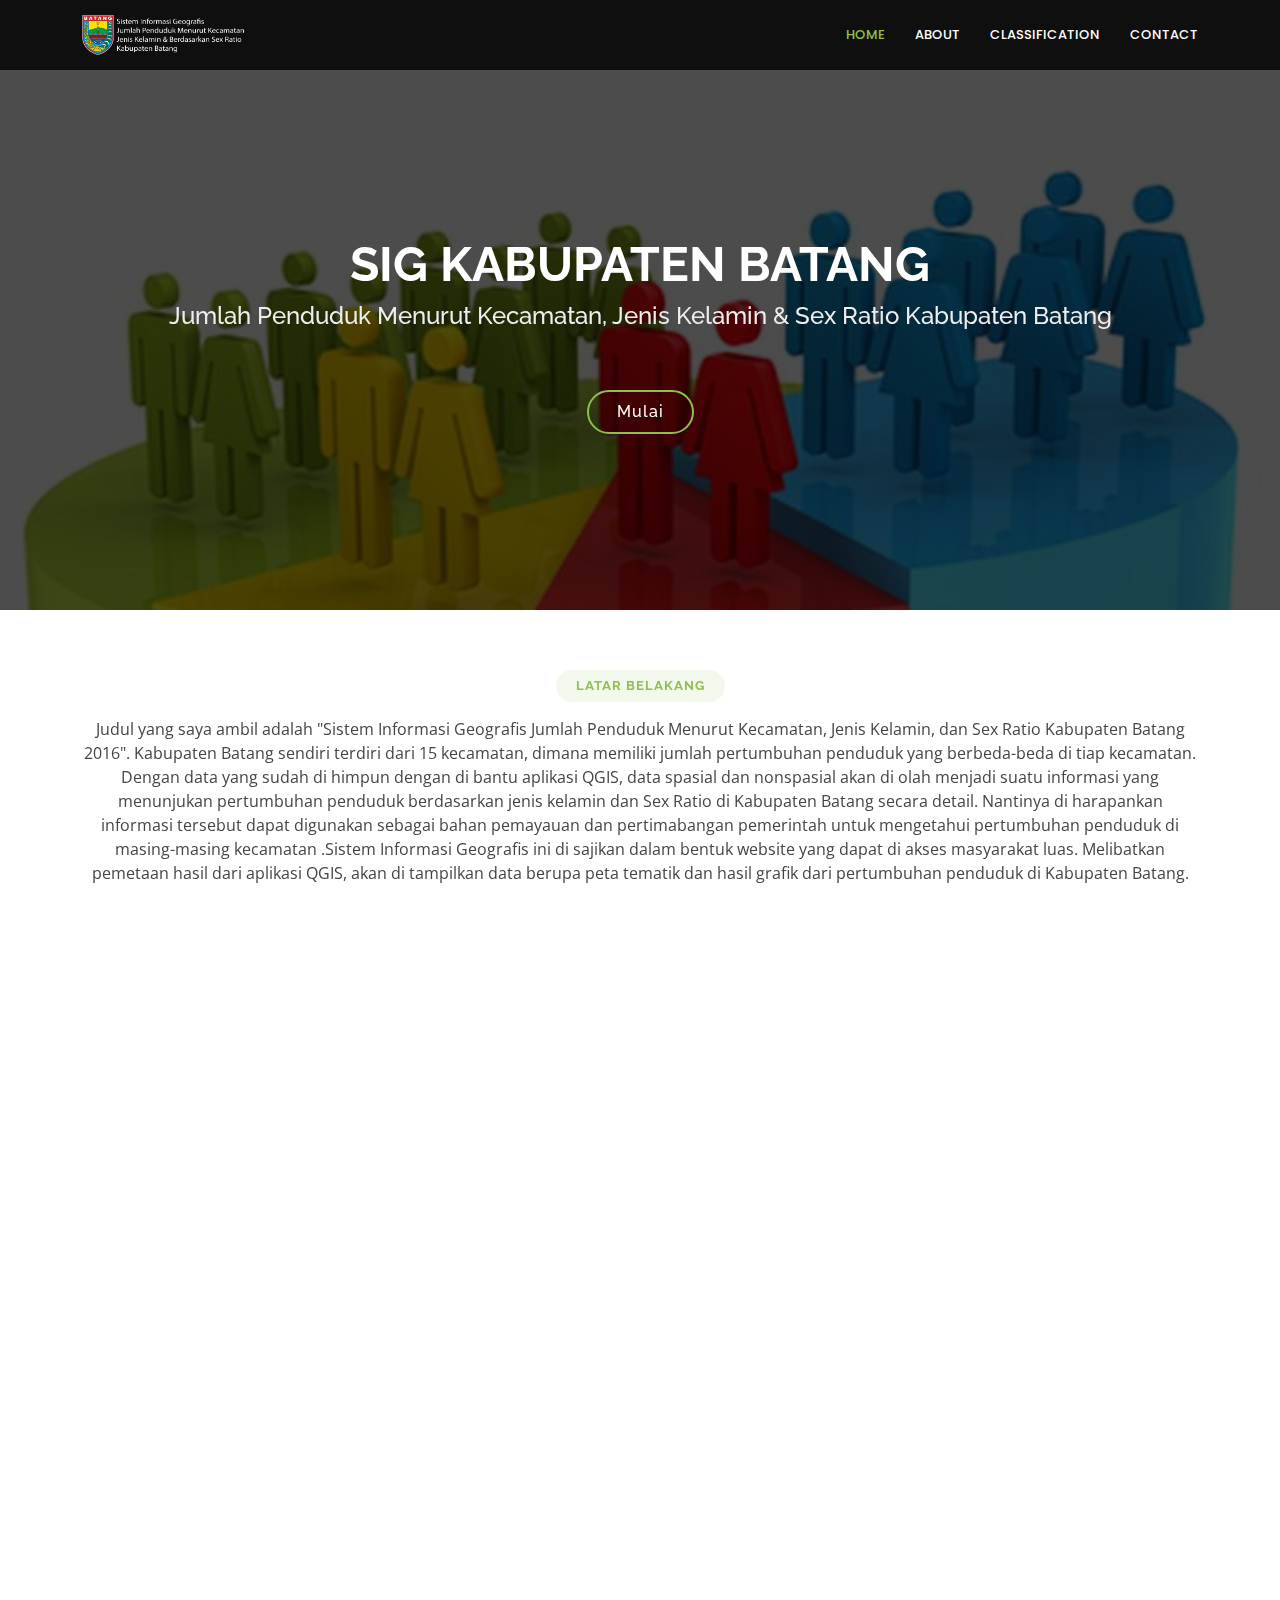
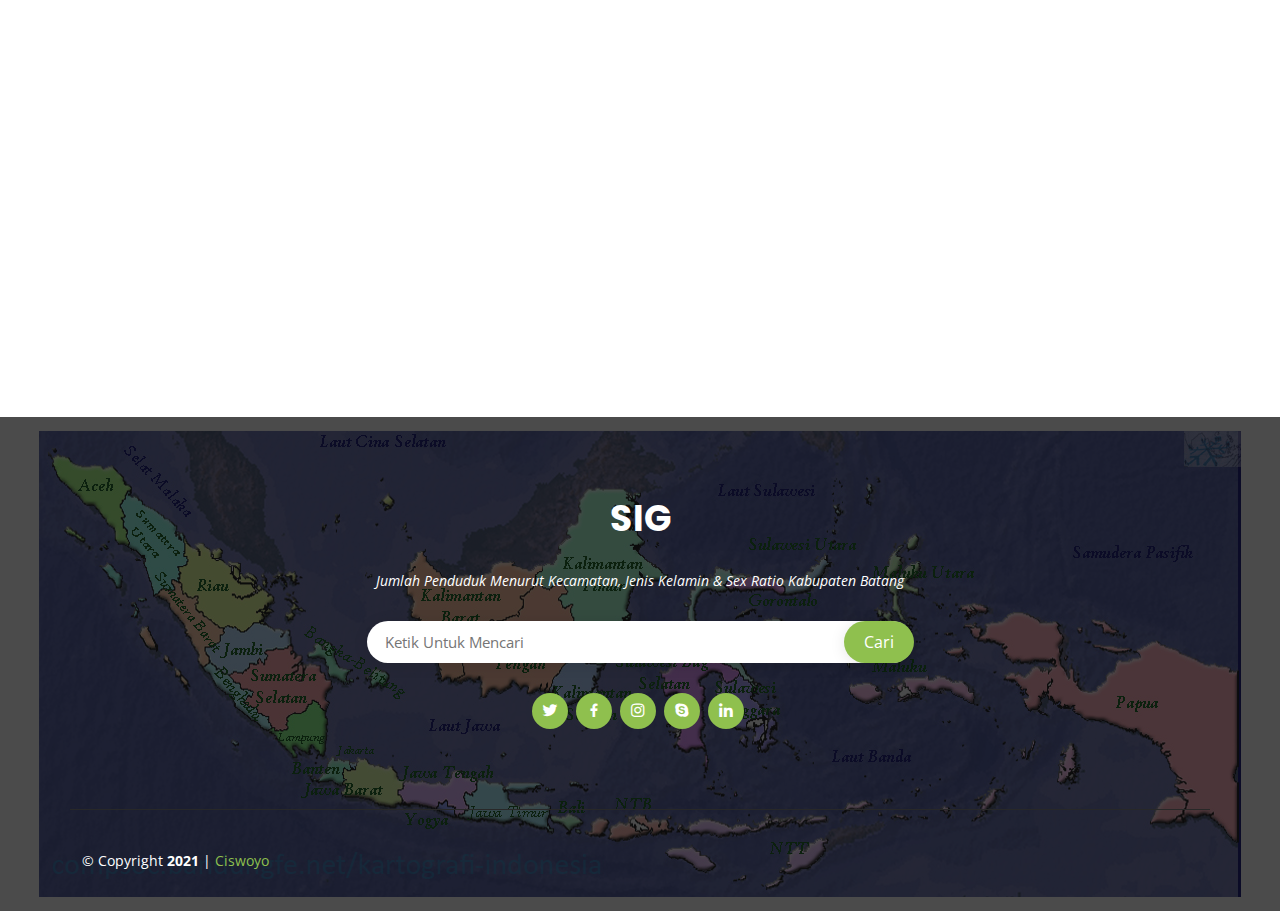
<file: index.html>
<!DOCTYPE html>
<html lang="en">

<head>
  <meta charset="utf-8">
  <meta content="width=device-width, initial-scale=1.0" name="viewport">

  <title>Remember Bootstrap Template - Index</title>
  <meta content="" name="description">
  <meta content="" name="keywords">

  <!-- Favicons -->
  <link href="assets/img/favicon.png" rel="icon">
  <link href="assets/img/apple-touch-icon.png" rel="apple-touch-icon">

  <!-- Google Fonts -->
  <link href="https://fonts.googleapis.com/css?family=Open+Sans:300,300i,400,400i,600,600i,700,700i|Raleway:300,300i,400,400i,500,500i,600,600i,700,700i|Poppins:300,300i,400,400i,500,500i,600,600i,700,700i" rel="stylesheet">

  <!-- Vendor CSS Files -->
  <link href="assets/vendor/aos/aos.css" rel="stylesheet">
  <link href="assets/vendor/bootstrap/css/bootstrap.min.css" rel="stylesheet">
  <link href="assets/vendor/bootstrap-icons/bootstrap-icons.css" rel="stylesheet">
  <link href="assets/vendor/boxicons/css/boxicons.min.css" rel="stylesheet">
  <link href="assets/vendor/glightbox/css/glightbox.min.css" rel="stylesheet">
  <link href="assets/vendor/swiper/swiper-bundle.min.css" rel="stylesheet">

  <!-- Template Main CSS File -->
  <link href="assets/css/style.css" rel="stylesheet">

  <!-- =======================================================
  * Template Name: Remember - v4.3.0
  * Template URL: https://bootstrapmade.com/remember-free-multipurpose-bootstrap-template/
  * Author: BootstrapMade.com
  * License: https://bootstrapmade.com/license/
  ======================================================== -->
</head>

<body>


  <!-- ======= Header ======= -->
  <header id="header" class="d-flex align-items-center">
    <div class="container d-flex justify-content-between">

      
        <a href="index.html" class="logo me-auto"><img src="assets/img/logo2.png" alt="" class="img-fluid"></a>
        <!-- Uncomment below if you prefer to use an image logo -->
        <!-- <a href="index.html"><img src="assets/img/logo.png" alt="" class="img-fluid"></a>-->
      

      <nav id="navbar" class="navbar">
        <ul>
          <li><a class="nav-link scrollto active" href="#hero">Home</a></li>
          <li><a class="nav-link scrollto" href="#about">About</a></li>
          <li><a class="nav-link scrollto" href="#services">Classification</a></li>
          <li><a class="nav-link scrollto" href="#contact">Contact</a></li>
        </ul>
        <i class="bi bi-list mobile-nav-toggle"></i>
      </nav><!-- .navbar -->

    </div>
  </header><!-- End Header -->

  <!-- ======= Hero Section ======= -->
  <section id="hero">
    <div class="hero-container" data-aos="fade-up">
      <h1>SIG KABUPATEN BATANG</h1>
      <h2>Jumlah Penduduk Menurut Kecamatan, Jenis Kelamin & Sex Ratio Kabupaten Batang</h2>
      <a href="#about" class="btn-get-started scrollto">Mulai</a>
    </div>
  </section><!-- End Hero -->

  <main id="main">

    <!-- ======= About Section ======= -->
    <section id="about" class="about">
      <div class="container">

        <div class="row">
          
            <div class="box-heading" data-aos="fade-up">
              <center>
              <h4>Latar Belakang</h4>
              <p>Judul yang saya ambil adalah "Sistem Informasi Geografis Jumlah Penduduk Menurut Kecamatan, Jenis Kelamin, dan Sex Ratio Kabupaten Batang 2016". Kabupaten Batang sendiri terdiri dari 15 kecamatan, dimana memiliki jumlah pertumbuhan penduduk yang berbeda-beda di tiap kecamatan. Dengan data yang sudah di himpun dengan di bantu aplikasi QGIS, data spasial dan nonspasial akan di olah menjadi suatu informasi yang menunjukan pertumbuhan penduduk berdasarkan jenis kelamin dan Sex Ratio di Kabupaten Batang secara detail. Nantinya di harapankan informasi tersebut dapat digunakan sebagai bahan pemayauan dan pertimabangan pemerintah untuk mengetahui pertumbuhan penduduk di masing-masing kecamatan .Sistem Informasi Geografis ini di sajikan dalam bentuk website yang dapat di akses masyarakat luas. Melibatkan pemetaan hasil dari aplikasi QGIS, akan di tampilkan data berupa peta tematik dan hasil grafik dari pertumbuhan penduduk di Kabupaten Batang.</p>
            </center>
            </div>

        </div>

      </div>
    </section><!-- End About Section -->

    
    <!-- ======= Services Section ======= -->
    <section id="services" class="services">
      <div class="container">

        <div class="section-title" data-aos="zoom-in">
          <h2>Qualification</h2>
                  </div>

        <div class="row">
          <div class="col-lg-4 col-md-6 d-flex align-items-stretch">
            <div class="icon-box" data-aos="zoom-in">
              <div class="icon"><i class="bx bxl-dribbble"></i></div>
              <h4><a href="peta.html">Peta</a></h4>
              <p>Klik Untuk Mengakses Peta</p>
            </div>
          </div>

          <div class="col-lg-4 col-md-6 d-flex align-items-stretch mt-4 mt-md-0">
            <div class="icon-box" data-aos="zoom-in" data-aos-delay="100">
              <div class="icon"><i class="bx bx-file"></i></div>
              <h4><a href="Stellar/index.html">Grafik</a></h4>
              <p>Klik Untuk Mengakses Data</p>
            </div>
          </div>

          <div class="col-lg-4 col-md-6 d-flex align-items-stretch mt-4 mt-md-0">
            <div class="icon-box" data-aos="zoom-in" data-aos-delay="100">
              <div class="icon"><i class="bx bx-file"></i></div>
              <h4><a href="grafik.html">data</a></h4>
              <p>Klik Untuk Mengakses Grafik</p>
            </div>
          </div>

        </div>

      </div>
    </section><!-- End Services Section -->


    <!-- ======= Contact Section ======= -->
    <section id="contact" class="contact">
      <div class="container">

        <div class="section-title" data-aos="zoom-in">
          <h2>Kontak</h2>
        </div>

        <div class="row mt-5">

          <div class="col-lg-4" data-aos="fade-right">
            <div class="info">
              <div class="address">
                <i class="bi bi-geo-alt"></i>
                <h4>Location:</h4>
                <p>Kabupaten Batang, Jawa Tengah, Indonesia</p>
              </div>

              <div class="email">
                <i class="bi bi-envelope"></i>
                <h4>Email:</h4>
                <p>yuri011197@gmail.com</p>
              </div>

              <div class="phone">
                <i class="bi bi-phone"></i>
                <h4>Call:</h4>
                <p>0852 9837 8363</p>
              </div>

            </div>

          </div>

          <div class="col-lg-8 mt-5 mt-lg-0" data-aos="fade-left">

            <form action="forms/contact.php" method="post" role="form" class="php-email-form">
              <div class="row">
                <div class="col-md-6 form-group">
                  <input type="text" name="name" class="form-control" id="name" placeholder="Your Name" required>
                </div>
                <div class="col-md-6 form-group mt-3 mt-md-0">
                  <input type="email" class="form-control" name="email" id="email" placeholder="Your Email" required>
                </div>
              </div>
              <div class="form-group mt-3">
                <input type="text" class="form-control" name="subject" id="subject" placeholder="Subject" required>
              </div>
              <div class="form-group mt-3">
                <textarea class="form-control" name="message" rows="5" placeholder="Message" required></textarea>
              </div>
              <div class="my-3">
                <div class="loading">Loading</div>
                <div class="error-message"></div>
                <div class="sent-message">Your message has been sent. Thank you!</div>
              </div>
              <div class="text-center"><button type="submit">Kirim Pesan</button></div>
            </form>

          </div>

        </div>

      </div>
    </section><!-- End Contact Section -->

  </main><!-- End #main -->

  <!-- ======= Footer ======= -->
  <footer id="footer">

    <div class="footer-top">

      <div class="container">

        <div class="row  justify-content-center">
          <div class="col-lg-6">
            <h3>SIG</h3>
            <p>Jumlah Penduduk Menurut Kecamatan, Jenis Kelamin & Sex Ratio Kabupaten Batang</p>
          </div>
        </div>

        <div class="row footer-newsletter justify-content-center">
          <div class="col-lg-6">
            <form action="" method="post">
              <input type="email" name="email" placeholder="Ketik Untuk Mencari"><input type="submit" value="Cari">
            </form>
          </div>
        </div>

        <div class="social-links">
          <a href="#" class="twitter"><i class="bx bxl-twitter"></i></a>
          <a href="#" class="facebook"><i class="bx bxl-facebook"></i></a>
          <a href="#" class="instagram"><i class="bx bxl-instagram"></i></a>
          <a href="#" class="google-plus"><i class="bx bxl-skype"></i></a>
          <a href="#" class="linkedin"><i class="bx bxl-linkedin"></i></a>
        </div>

      </div>
    </div>

    <div class="container footer-bottom clearfix">
      <div class="copyright">
        &copy; Copyright <strong><span>2021</span></strong> | <a href="https://instagram.com/yuriyrc/"> Ciswoyo</a>
      </div>
    </div>
  </footer><!-- End Footer -->

  <a href="#" class="back-to-top d-flex align-items-center justify-content-center"><i class="bi bi-arrow-up-short"></i></a>

  <!-- Vendor JS Files -->
  <script src="assets/vendor/aos/aos.js"></script>
  <script src="assets/vendor/bootstrap/js/bootstrap.bundle.min.js"></script>
  <script src="assets/vendor/glightbox/js/glightbox.min.js"></script>
  <script src="assets/vendor/isotope-layout/isotope.pkgd.min.js"></script>
  <script src="assets/vendor/php-email-form/validate.js"></script>
  <script src="assets/vendor/purecounter/purecounter.js"></script>
  <script src="assets/vendor/swiper/swiper-bundle.min.js"></script>

  <!-- Template Main JS File -->
  <script src="assets/js/main.js"></script>

</body>

</html>
</file>
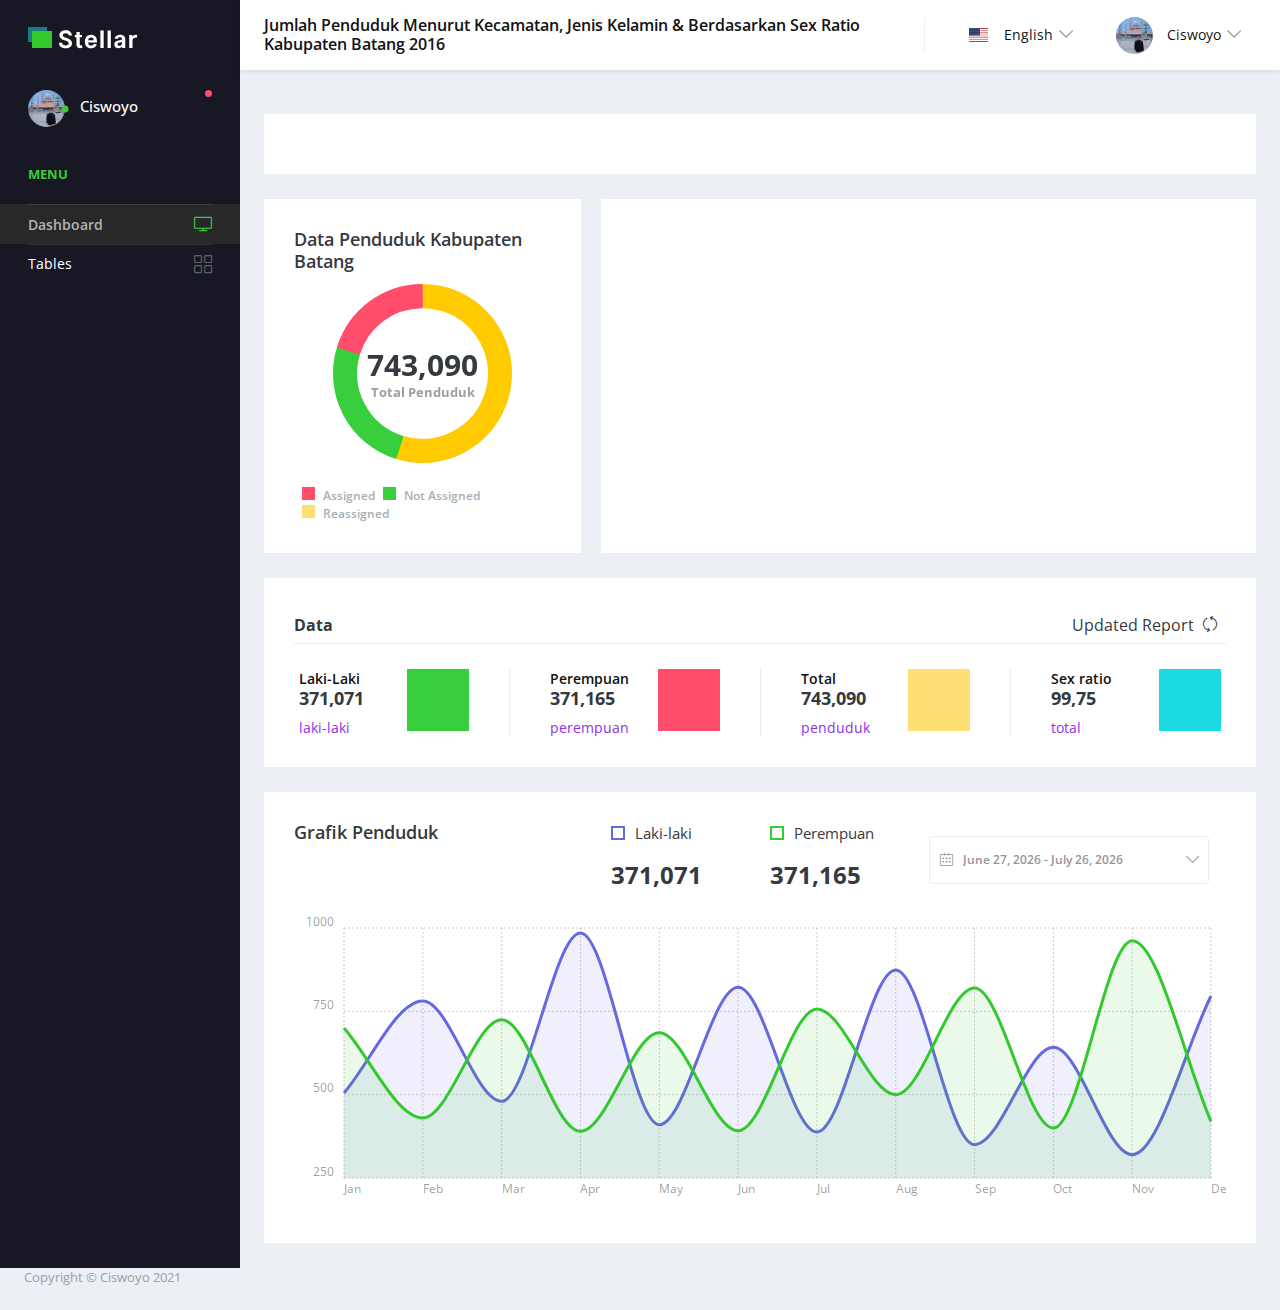
<file: Stellar/index.html>
<!DOCTYPE html>
<html lang="en">
  <head>
    <!-- Required meta tags -->
    <meta charset="utf-8">
    <meta name="viewport" content="width=device-width, initial-scale=1, shrink-to-fit=no">
    <title>SIG</title>
    <!-- plugins:css -->
    <link rel="stylesheet" href="vendors/simple-line-icons/css/simple-line-icons.css">
    <link rel="stylesheet" href="vendors/flag-icon-css/css/flag-icon.min.css">
    <link rel="stylesheet" href="vendors/css/vendor.bundle.base.css">
    <!-- endinject -->
    <!-- Plugin css for this page -->
    <link rel="stylesheet" href="./vendors/daterangepicker/daterangepicker.css">
    <link rel="stylesheet" href="./vendors/chartist/chartist.min.css">
    <!-- End plugin css for this page -->
    <!-- inject:css -->
    <!-- endinject -->
    <!-- Layout styles -->
    <link rel="stylesheet" href="./css/style.css">
    <!-- End layout styles -->
    <link rel="shortcut icon" href="./images/favicon.png" />
  </head>
  <body>
    <div class="container-scroller">
      <!-- partial:partials/_navbar.html -->
      <nav class="navbar default-layout-navbar col-lg-12 col-12 p-0 fixed-top d-flex flex-row">
        <div class="navbar-brand-wrapper d-flex align-items-center">
          <a class="navbar-brand brand-logo" href="index.html">
            <img src="images/logo.svg" alt="logo" class="logo-dark" />
          </a>
          <a class="navbar-brand brand-logo-mini" href="index.html"><img src="images/logo-mini.svg" alt="logo" /></a>
        </div>
        <div class="navbar-menu-wrapper d-flex align-items-center flex-grow-1">
          <h5 class="mb-0 font-weight-medium d-none d-lg-flex">Jumlah Penduduk Menurut Kecamatan, Jenis Kelamin & Berdasarkan Sex Ratio Kabupaten Batang 2016</h5>
          <ul class="navbar-nav navbar-nav-right ml-auto">
              <div class="dropdown-menu dropdown-menu-right navbar-dropdown preview-list pb-0" aria-labelledby="messageDropdown">
                <a class="dropdown-item py-3">
                  <p class="mb-0 font-weight-medium float-left">You have 7 unread mails </p>
                  <span class="badge badge-pill badge-primary float-right">View all</span>
                </a>
                <div class="dropdown-divider"></div>
                <a class="dropdown-item preview-item">
                  <div class="preview-thumbnail">
                    <img src="images/faces/face10.jpg" alt="image" class="img-sm profile-pic">
                  </div>
                  <div class="preview-item-content flex-grow py-2">
                    <p class="preview-subject ellipsis font-weight-medium text-dark">Marian Garner </p>
                    <p class="font-weight-light small-text"> The meeting is cancelled </p>
                  </div>
                </a>
                <a class="dropdown-item preview-item">
                  <div class="preview-thumbnail">
                    <img src="images/faces/face12.jpg" alt="image" class="img-sm profile-pic">
                  </div>
                  <div class="preview-item-content flex-grow py-2">
                    <p class="preview-subject ellipsis font-weight-medium text-dark">David Grey </p>
                    <p class="font-weight-light small-text"> The meeting is cancelled </p>
                  </div>
                </a>
                <a class="dropdown-item preview-item">
                  <div class="preview-thumbnail">
                    <img src="images/faces/face1.jpg" alt="image" class="img-sm profile-pic">
                  </div>
                  <div class="preview-item-content flex-grow py-2">
                    <p class="preview-subject ellipsis font-weight-medium text-dark">Travis Jenkins </p>
                    <p class="font-weight-light small-text"> The meeting is cancelled </p>
                  </div>
                </a>
              </div>
            </li>
            <li class="nav-item dropdown language-dropdown d-none d-sm-flex align-items-center">
              <a class="nav-link d-flex align-items-center dropdown-toggle" id="LanguageDropdown" href="#" data-toggle="dropdown" aria-expanded="false">
                <div class="d-inline-flex mr-3">
                  <i class="flag-icon flag-icon-us"></i>
                </div>
                <span class="profile-text font-weight-normal">English</span>
              </a>
              <div class="dropdown-menu dropdown-menu-left navbar-dropdown py-2" aria-labelledby="LanguageDropdown">
                <a class="dropdown-item">
                  <i class="flag-icon flag-icon-us"></i> English </a>
                <a class="dropdown-item">
                  <i class="flag-icon flag-icon-id"></i> Indonesian </a>
              </div>
            </li>
            <li class="nav-item dropdown d-none d-xl-inline-flex user-dropdown">
              <a class="nav-link dropdown-toggle" id="UserDropdown" href="#" data-toggle="dropdown" aria-expanded="false">
                <img class="img-xs rounded-circle ml-2" src="images/faces/yuri.jpg" alt="Profile image"> <span class="font-weight-normal"> Ciswoyo </span></a>
              <div class="dropdown-menu dropdown-menu-right navbar-dropdown" aria-labelledby="UserDropdown">
                <div class="dropdown-header text-center">
                  <img class="img-md rounded-circle" src="images/faces/yuri.jpg" alt="Profile image">
                  <p class="mb-1 mt-3">Ciswoyo</p>
                  <p class="font-weight-light text-muted mb-0">yuri011197@gmail.coms</p>
                </div>

              </div>
            </li>
          </ul>
          <button class="navbar-toggler navbar-toggler-right d-lg-none align-self-center" type="button" data-toggle="offcanvas">
            <span class="icon-menu"></span>
          </button>
        </div>
      </nav>
      <!-- partial -->
      <div class="container-fluid page-body-wrapper">
        <!-- partial:partials/_sidebar.html -->
        <nav class="sidebar sidebar-offcanvas" id="sidebar">
          <ul class="nav">
            <li class="nav-item nav-profile">
              <a href="#" class="nav-link">
                <div class="profile-image">
                  <img class="img-xs rounded-circle" src="images/faces/yuri.jpg" alt="profile image">
                  <div class="dot-indicator bg-success"></div>
                </div>
                <div class="text-wrapper">
                  <p class="profile-name">Ciswoyo</p>
                  <p class="designation"></p>
                </div>
                <div class="icon-container">
                  <div class="dot-indicator bg-danger"></div>
                </div>
              </a>
            </li>
            <li class="nav-item nav-category">
              <span class="nav-link">Menu</span>
            </li>
            <li class="nav-item">
              <a class="nav-link" href="index.html">
                <span class="menu-title">Dashboard</span>
                <i class="icon-screen-desktop menu-icon"></i>
              </a>
            </li>
            
            <li class="nav-item">
              <a class="nav-link" href="pages/tables/basic-table.html">
                <span class="menu-title">Tables</span>
                <i class="icon-grid menu-icon"></i>
              </a>
            </li>
          </ul>
        </nav>
        <!-- partial -->
        <div class="main-panel">
          <div class="content-wrapper">
            <div class="row purchace-popup">
              <div class="col-12 stretch-card grid-margin">
                <div class="card card-secondary">
                  <span class="card-body d-lg-flex align-items-center">
                    <p class="mb-lg-0"></p>
                    </button>
                  </span>
                </div>
              </div>
            </div>
            <div class="row">
              <div class="col-md-4 grid-margin stretch-card">
                <div class="card">
                  <div class="card-body">
                    <h4 class="card-title">Data Penduduk Kabupaten Batang</h4>
                    <div class="aligner-wrapper">
                      <canvas id="sessionsDoughnutChart" height="210"></canvas>
                      <div class="wrapper d-flex flex-column justify-content-center absolute absolute-center">
                        <h2 class="text-center mb-0 font-weight-bold">743,090</h2>
                        <small class="d-block text-center text-muted  font-weight-semibold mb-0">Total Penduduk</small>
                      </div>
                    </div>
                    <div class="wrapper mt-4 d-flex flex-wrap align-items-cente">
                      <div class="d-flex">
                        <span class="square-indicator bg-danger ml-2"></span>
                        <p class="mb-0 ml-2">Assigned</p>
                      </div>
                      <div class="d-flex">
                        <span class="square-indicator bg-success ml-2"></span>
                        <p class="mb-0 ml-2">Not Assigned</p>
                      </div>
                      <div class="d-flex">
                        <span class="square-indicator bg-warning ml-2"></span>
                        <p class="mb-0 ml-2">Reassigned</p>
                      </div>
                    </div>
                  </div>
                </div>
              </div>
              <div class="col-md-8 grid-margin stretch-card">
                <div class="card">
                </div>
              </div>
            </div>
            
            <div class="row">
              <div class="col-md-12 grid-margin">
                <div class="card">
                  <div class="card-body">
                    <div class="row">
                      <div class="col-md-12">
                        <div class="d-sm-flex align-items-baseline report-summary-header">
                          <h5 class="font-weight-semibold">Data</h5> <span class="ml-auto">Updated Report</span> <button class="btn btn-icons border-0 p-2"><i class="icon-refresh"></i></button>
                        </div>
                      </div>
                    </div>
                    <div class="row report-inner-cards-wrapper">
                      <div class=" col-md -6 col-xl report-inner-card">
                        <div class="inner-card-text">
                          <span class="report-title">Laki-Laki</span>
                          <h4>371,071</h4>
                          <span class="report-count"> laki-laki</span>
                        </div>
                        <div class="inner-card-icon bg-success">
              
                        </div>
                      </div>
                      <div class="col-md-6 col-xl report-inner-card">
                        <div class="inner-card-text">
                          <span class="report-title">Perempuan</span>
                          <h4>371,165</h4>
                          <span class="report-count"> perempuan</span>
                        </div>
                        <div class="inner-card-icon bg-danger">
                  
                        </div>
                      </div>
                      <div class="col-md-6 col-xl report-inner-card">
                        <div class="inner-card-text">
                          <span class="report-title">Total</span>
                          <h4>743,090</h4>
                          <span class="report-count"> penduduk</span>
                        </div>
                        <div class="inner-card-icon bg-warning">
                          
                        </div>
                      </div>
                      <div class="col-md-6 col-xl report-inner-card">
                        <div class="inner-card-text">
                          <span class="report-title">Sex ratio</span>
                          <h4>99,75</h4>
                          <span class="report-count"> total</span>
                        </div>
                        <div class="inner-card-icon bg-primary">
                     
                        </div>
                      </div>
                    </div>
                  </div>
                </div>
              </div>
            </div>
            <div class="row">
              <div class="col-md-12 grid-margin">
                <div class="card">
                  <div class="card-body">
                    <div class="row income-expense-summary-chart-text">
                      <div class="col-xl-4">
                        <h5>Grafik Penduduk</h5>
                        <p class="small text-muted"></p>
                      </div>
                      <div class=" col-md-3 col-xl-2">
                        <p class="income-expense-summary-chart-legend"> <span style="border-color: #6469df"></span> Laki-laki</p>
                        <h3>371,071</h3>
                      </div>
                      <div class="col-md-3 col-xl-2">
                        <p class="income-expense-summary-chart-legend"> <span style="border-color: #37ca32"></span> Perempuan</p>
                        <h3>371,165</h3>
                      </div>
                      <div class="col-md-6 col-xl-4 d-flex align-items-center">
                        <div class="input-group" id="income-expense-summary-chart-daterange">
                          <div class="inpu-group-prepend input-group-text"><i class="icon-calendar"></i></div>
                          <input type="text" class="form-control">
                          <div class="input-group-prepend input-group-text"><i class="icon-arrow-down"></i></div>
                        </div>
                      </div>
                    </div>
                    <div class="row income-expense-summary-chart mt-3">
                      <div class="col-md-12">
                        <div class="ct-chart" id="income-expense-summary-chart"></div>
                      </div>
                    </div>
                  </div>
                </div>
              </div>
            </div>
            
                       
                      </table>
                    </div>
                  </div>
                </div>
              </div>
            </div>
          </div>
          <!-- content-wrapper ends -->
          <!-- partial:partials/_footer.html -->
          <footer class="footer">
            <div class="d-sm-flex justify-content-center justify-content-sm-between">
              <span class="text-muted d-block text-center text-sm-left d-sm-inline-block">Copyright © Ciswoyo 2021</span>
              <span class="float-none float-sm-right d-block mt-1 mt-sm-0 text-center"> <a href="https://www.bootstrapdash.com/bootstrap-admin-template/" target="_blank"></a></span>
            </div>
          </footer>
          <!-- partial -->
        </div>
        <!-- main-panel ends -->
      </div>
      <!-- page-body-wrapper ends -->
    </div>
    <!-- container-scroller -->
    <!-- plugins:js -->
    <script src="vendors/js/vendor.bundle.base.js"></script>
    <!-- endinject -->
    <!-- Plugin js for this page -->
    <script src="./vendors/chart.js/Chart.min.js"></script>
    <script src="./vendors/moment/moment.min.js"></script>
    <script src="./vendors/daterangepicker/daterangepicker.js"></script>
    <script src="./vendors/chartist/chartist.min.js"></script>
    <!-- End plugin js for this page -->
    <!-- inject:js -->
    <script src="js/off-canvas.js"></script>
    <script src="js/misc.js"></script>
    <!-- endinject -->
    <!-- Custom js for this page -->
    <script src="./js/dashboard.js"></script>
    <!-- End custom js for this page -->
  </body>
</html>
</file>
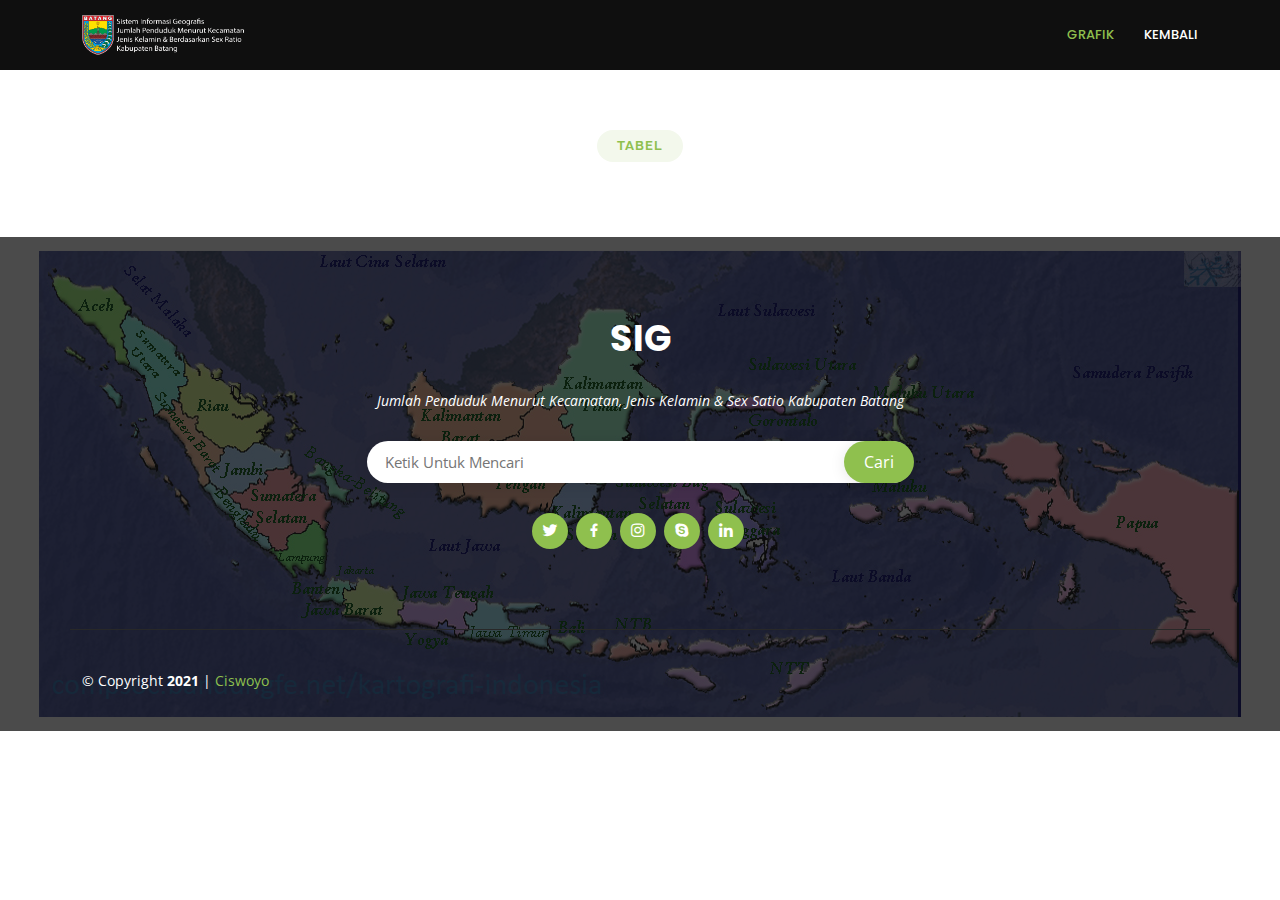
<file: data.html>
<!DOCTYPE html>
<html lang="en">

<head>
  <meta charset="utf-8">
  <meta content="width=device-width, initial-scale=1.0" name="viewport">

  <title>Remember Bootstrap Template - Index</title>
  <meta content="" name="description">
  <meta content="" name="keywords">

  <!-- Favicons -->
  <link href="assets/img/favicon.png" rel="icon">
  <link href="assets/img/apple-touch-icon.png" rel="apple-touch-icon">

  <!-- Google Fonts -->
  <link href="https://fonts.googleapis.com/css?family=Open+Sans:300,300i,400,400i,600,600i,700,700i|Raleway:300,300i,400,400i,500,500i,600,600i,700,700i|Poppins:300,300i,400,400i,500,500i,600,600i,700,700i" rel="stylesheet">

  <!-- Vendor CSS Files -->
  <link href="assets/vendor/aos/aos.css" rel="stylesheet">
  <link href="assets/vendor/bootstrap/css/bootstrap.min.css" rel="stylesheet">
  <link href="assets/vendor/bootstrap-icons/bootstrap-icons.css" rel="stylesheet">
  <link href="assets/vendor/boxicons/css/boxicons.min.css" rel="stylesheet">
  <link href="assets/vendor/glightbox/css/glightbox.min.css" rel="stylesheet">
  <link href="assets/vendor/swiper/swiper-bundle.min.css" rel="stylesheet">

  <!-- Template Main CSS File -->
  <link href="assets/css/style.css" rel="stylesheet">

  <!-- =======================================================
  * Template Name: Remember - v4.3.0
  * Template URL: https://bootstrapmade.com/remember-free-multipurpose-bootstrap-template/
  * Author: BootstrapMade.com
  * License: https://bootstrapmade.com/license/
  ======================================================== -->
</head>

<body>


  <!-- ======= Header ======= -->
  <header id="header" class="d-flex align-items-center">
    <div class="container d-flex justify-content-between">

      
        <a href="index.html" class="logo me-auto"><img src="assets/img/logo2.png" alt="" class="img-fluid"></a>
        <!-- Uncomment below if you prefer to use an image logo -->
        <!-- <a href="index.html"><img src="assets/img/logo.png" alt="" class="img-fluid"></a>-->
      

      <nav id="navbar" class="navbar">
        <ul>
          <li><a class="nav-link scrollto active" href="#hero">Grafik</a></li>
          <li><a class="nav-link scrollto" href="index.html">Kembali</a></li>
        </ul>
        <i class="bi bi-list mobile-nav-toggle"></i>
      </nav><!-- .navbar -->

    </div>
  </header><!-- End Header -->

<!-- ======= About Section ======= -->
    <section id="about" class="about">
      <div class="container">

        <div class="row">
          
            <div class="box-heading" data-aos="fade-up">
              <center>
              <h4>Tabel</h4>
          
            </center>
            </div>

        </div>

      </div>
    </section><!-- End About Section -->

   <!-- ======= Footer ======= -->
  <footer id="footer">

    <div class="footer-top">

      <div class="container">

        <div class="row  justify-content-center">
          <div class="col-lg-6">
            <h3>SIG</h3>
            <p>Jumlah Penduduk Menurut Kecamatan, Jenis Kelamin & Sex Satio Kabupaten Batang</p>
          </div>
        </div>

        <div class="row footer-newsletter justify-content-center">
          <div class="col-lg-6">
            <form action="" method="post">
              <input type="email" name="email" placeholder="Ketik Untuk Mencari"><input type="submit" value="Cari">
            </form>
          </div>
        </div>

        <div class="social-links">
          <a href="#" class="twitter"><i class="bx bxl-twitter"></i></a>
          <a href="#" class="facebook"><i class="bx bxl-facebook"></i></a>
          <a href="#" class="instagram"><i class="bx bxl-instagram"></i></a>
          <a href="#" class="google-plus"><i class="bx bxl-skype"></i></a>
          <a href="#" class="linkedin"><i class="bx bxl-linkedin"></i></a>
        </div>

      </div>
    </div>

    <div class="container footer-bottom clearfix">
      <div class="copyright">
        &copy; Copyright <strong><span>2021</span></strong> | <a href="https://instagram.com/yuriyrc/">Ciswoyo</a>
      </div>
    </div>
  </footer><!-- End Footer -->

  <a href="#" class="back-to-top d-flex align-items-center justify-content-center"><i class="bi bi-arrow-up-short"></i></a>

  <!-- Vendor JS Files -->
  <script src="assets/vendor/aos/aos.js"></script>
  <script src="assets/vendor/bootstrap/js/bootstrap.bundle.min.js"></script>
  <script src="assets/vendor/glightbox/js/glightbox.min.js"></script>
  <script src="assets/vendor/isotope-layout/isotope.pkgd.min.js"></script>
  <script src="assets/vendor/php-email-form/validate.js"></script>
  <script src="assets/vendor/purecounter/purecounter.js"></script>
  <script src="assets/vendor/swiper/swiper-bundle.min.js"></script>

  <!-- Template Main JS File -->
  <script src="assets/js/main.js"></script>
</body>
</html>
</file>
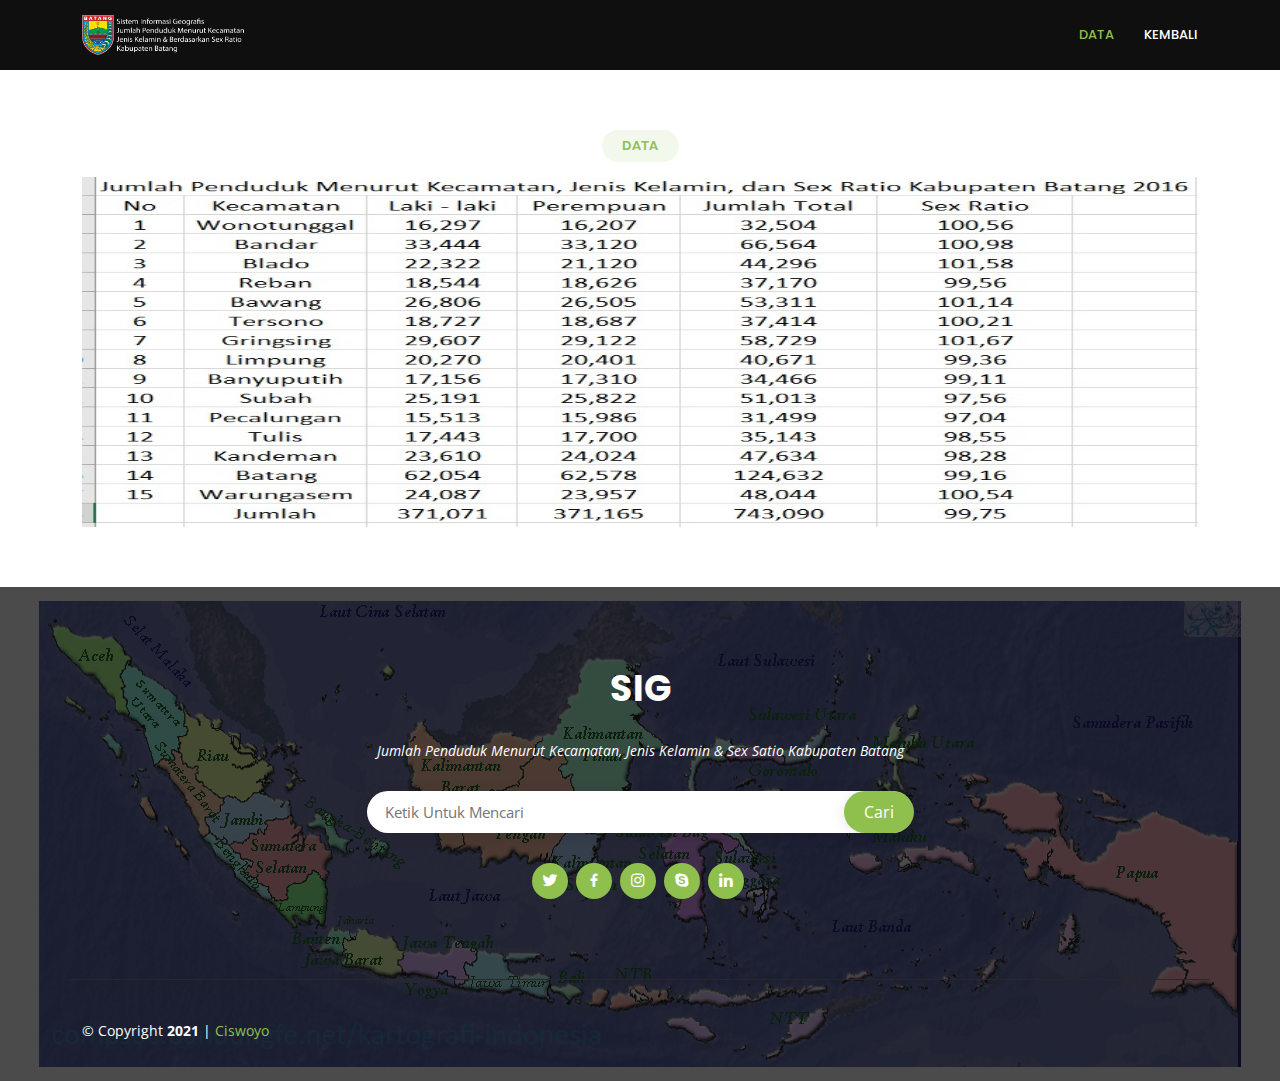
<file: grafik.html>
<!DOCTYPE html>
<html lang="en">

<head>
  <meta charset="utf-8">
  <meta content="width=device-width, initial-scale=1.0" name="viewport">

  <title>Remember Bootstrap Template - Index</title>
  <meta content="" name="description">
  <meta content="" name="keywords">

  <!-- Favicons -->
  <link href="assets/img/favicon.png" rel="icon">
  <link href="assets/img/apple-touch-icon.png" rel="apple-touch-icon">

  <!-- Google Fonts -->
  <link href="https://fonts.googleapis.com/css?family=Open+Sans:300,300i,400,400i,600,600i,700,700i|Raleway:300,300i,400,400i,500,500i,600,600i,700,700i|Poppins:300,300i,400,400i,500,500i,600,600i,700,700i" rel="stylesheet">

  <!-- Vendor CSS Files -->
  <link href="assets/vendor/aos/aos.css" rel="stylesheet">
  <link href="assets/vendor/bootstrap/css/bootstrap.min.css" rel="stylesheet">
  <link href="assets/vendor/bootstrap-icons/bootstrap-icons.css" rel="stylesheet">
  <link href="assets/vendor/boxicons/css/boxicons.min.css" rel="stylesheet">
  <link href="assets/vendor/glightbox/css/glightbox.min.css" rel="stylesheet">
  <link href="assets/vendor/swiper/swiper-bundle.min.css" rel="stylesheet">

  <!-- Template Main CSS File -->
  <link href="assets/css/style.css" rel="stylesheet">

  <!-- =======================================================
  * Template Name: Remember - v4.3.0
  * Template URL: https://bootstrapmade.com/remember-free-multipurpose-bootstrap-template/
  * Author: BootstrapMade.com
  * License: https://bootstrapmade.com/license/
  ======================================================== -->
</head>

<body>


  <!-- ======= Header ======= -->
  <header id="header" class="d-flex align-items-center">
    <div class="container d-flex justify-content-between">

      
        <a href="index.html" class="logo me-auto"><img src="assets/img/logo2.png" alt="" class="img-fluid"></a>
        <!-- Uncomment below if you prefer to use an image logo -->
        <!-- <a href="index.html"><img src="assets/img/logo.png" alt="" class="img-fluid"></a>-->
      

      <nav id="navbar" class="navbar">
        <ul>
          <li><a class="nav-link scrollto active" href="#hero">Data</a></li>
          <li><a class="nav-link scrollto" href="index.html">Kembali</a></li>
        </ul>
        <i class="bi bi-list mobile-nav-toggle"></i>
      </nav><!-- .navbar -->

    </div>
  </header><!-- End Header -->

<!-- ======= About Section ======= -->
    <section id="about" class="about">
      <div class="container">

        <div class="row">
          
            <div class="box-heading" data-aos="fade-up">
              <center>
              <h4>Data</h4>
          
            </center>
            </div>
            <body>
            <img src="assets/img/a.jpg" width="5000" height="350">
          </body>

        </div>

      </div>
    </section><!-- End About Section -->

   <!-- ======= Footer ======= -->
  <footer id="footer">

    <div class="footer-top">

      <div class="container">

        <div class="row  justify-content-center">
          <div class="col-lg-6">
            <h3>SIG</h3>
            <p>Jumlah Penduduk Menurut Kecamatan, Jenis Kelamin & Sex Satio Kabupaten Batang</p>
          </div>
        </div>

        <div class="row footer-newsletter justify-content-center">
          <div class="col-lg-6">
            <form action="" method="post">
              <input type="email" name="email" placeholder="Ketik Untuk Mencari"><input type="submit" value="Cari">
            </form>
          </div>
        </div>

        <div class="social-links">
          <a href="#" class="twitter"><i class="bx bxl-twitter"></i></a>
          <a href="#" class="facebook"><i class="bx bxl-facebook"></i></a>
          <a href="#" class="instagram"><i class="bx bxl-instagram"></i></a>
          <a href="#" class="google-plus"><i class="bx bxl-skype"></i></a>
          <a href="#" class="linkedin"><i class="bx bxl-linkedin"></i></a>
        </div>

      </div>
    </div>

    <div class="container footer-bottom clearfix">
      <div class="copyright">
        &copy; Copyright <strong><span>2021</span></strong> | <a href="https://instagram.com/yuriyrc/">Ciswoyo</a>
      </div>
    </div>
  </footer><!-- End Footer -->

  <a href="#" class="back-to-top d-flex align-items-center justify-content-center"><i class="bi bi-arrow-up-short"></i></a>

  <!-- Vendor JS Files -->
  <script src="assets/vendor/aos/aos.js"></script>
  <script src="assets/vendor/bootstrap/js/bootstrap.bundle.min.js"></script>
  <script src="assets/vendor/glightbox/js/glightbox.min.js"></script>
  <script src="assets/vendor/isotope-layout/isotope.pkgd.min.js"></script>
  <script src="assets/vendor/php-email-form/validate.js"></script>
  <script src="assets/vendor/purecounter/purecounter.js"></script>
  <script src="assets/vendor/swiper/swiper-bundle.min.js"></script>

  <!-- Template Main JS File -->
  <script src="assets/js/main.js"></script>
</body>
</html>
</file>
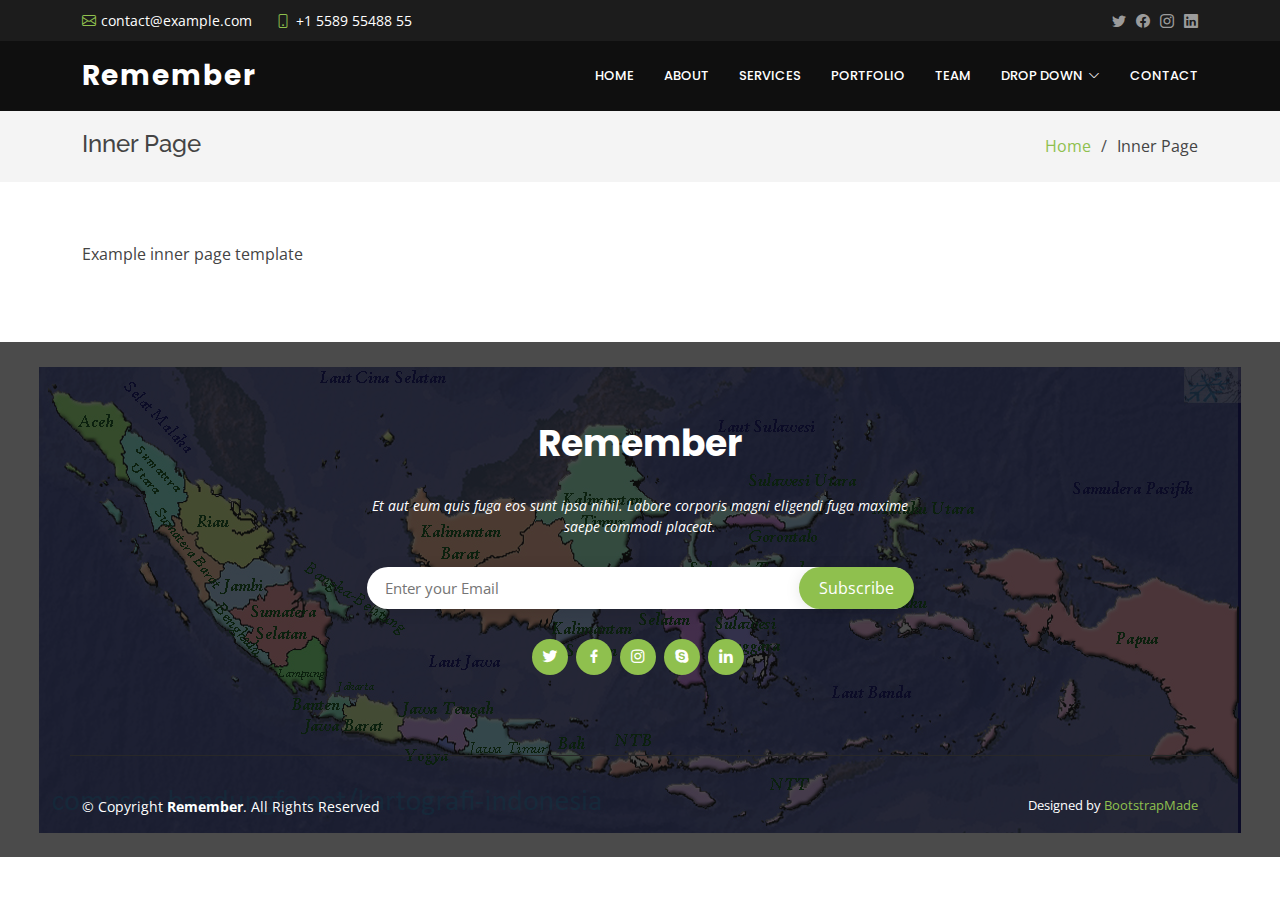
<file: inner-page.html>
<!DOCTYPE html>
<html lang="en">

<head>
  <meta charset="utf-8">
  <meta content="width=device-width, initial-scale=1.0" name="viewport">

  <title>Inner Page - Remember Bootstrap Template</title>
  <meta content="" name="description">
  <meta content="" name="keywords">

  <!-- Favicons -->
  <link href="assets/img/favicon.png" rel="icon">
  <link href="assets/img/apple-touch-icon.png" rel="apple-touch-icon">

  <!-- Google Fonts -->
  <link href="https://fonts.googleapis.com/css?family=Open+Sans:300,300i,400,400i,600,600i,700,700i|Raleway:300,300i,400,400i,500,500i,600,600i,700,700i|Poppins:300,300i,400,400i,500,500i,600,600i,700,700i" rel="stylesheet">

  <!-- Vendor CSS Files -->
  <link href="assets/vendor/aos/aos.css" rel="stylesheet">
  <link href="assets/vendor/bootstrap/css/bootstrap.min.css" rel="stylesheet">
  <link href="assets/vendor/bootstrap-icons/bootstrap-icons.css" rel="stylesheet">
  <link href="assets/vendor/boxicons/css/boxicons.min.css" rel="stylesheet">
  <link href="assets/vendor/glightbox/css/glightbox.min.css" rel="stylesheet">
  <link href="assets/vendor/swiper/swiper-bundle.min.css" rel="stylesheet">

  <!-- Template Main CSS File -->
  <link href="assets/css/style.css" rel="stylesheet">

  <!-- =======================================================
  * Template Name: Remember - v4.3.0
  * Template URL: https://bootstrapmade.com/remember-free-multipurpose-bootstrap-template/
  * Author: BootstrapMade.com
  * License: https://bootstrapmade.com/license/
  ======================================================== -->
</head>

<body>

  <!-- ======= Top Bar ======= -->
  <section id="topbar" class="d-flex align-items-center">
    <div class="container d-flex justify-content-center justify-content-md-between">
      <div class="contact-info d-flex align-items-center">
        <i class="bi bi-envelope d-flex align-items-center"><a href="mailto:contact@example.com">contact@example.com</a></i>
        <i class="bi bi-phone d-flex align-items-center ms-4"><span>+1 5589 55488 55</span></i>
      </div>
      <div class="social-links d-none d-md-flex align-items-center">
        <a href="#" class="twitter"><i class="bi bi-twitter"></i></a>
        <a href="#" class="facebook"><i class="bi bi-facebook"></i></a>
        <a href="#" class="instagram"><i class="bi bi-instagram"></i></a>
        <a href="#" class="linkedin"><i class="bi bi-linkedin"></i></i></a>
      </div>
    </div>
  </section>

  <!-- ======= Header ======= -->
  <header id="header" class="d-flex align-items-center">
    <div class="container d-flex justify-content-between">

      <div class="logo">
        <h1 class="text-light"><a href="index.html">Remember</a></h1>
        <!-- Uncomment below if you prefer to use an image logo -->
        <!-- <a href="index.html"><img src="assets/img/logo.png" alt="" class="img-fluid"></a>-->
      </div>

      <nav id="navbar" class="navbar">
        <ul>
          <li><a class="nav-link scrollto " href="#hero">Home</a></li>
          <li><a class="nav-link scrollto" href="#about">About</a></li>
          <li><a class="nav-link scrollto" href="#services">Services</a></li>
          <li><a class="nav-link scrollto " href="#portfolio">Portfolio</a></li>
          <li><a class="nav-link scrollto" href="#team">Team</a></li>
          <li class="dropdown"><a href="#"><span>Drop Down</span> <i class="bi bi-chevron-down"></i></a>
            <ul>
              <li><a href="#">Drop Down 1</a></li>
              <li class="dropdown"><a href="#"><span>Deep Drop Down</span> <i class="bi bi-chevron-right"></i></a>
                <ul>
                  <li><a href="#">Deep Drop Down 1</a></li>
                  <li><a href="#">Deep Drop Down 2</a></li>
                  <li><a href="#">Deep Drop Down 3</a></li>
                  <li><a href="#">Deep Drop Down 4</a></li>
                  <li><a href="#">Deep Drop Down 5</a></li>
                </ul>
              </li>
              <li><a href="#">Drop Down 2</a></li>
              <li><a href="#">Drop Down 3</a></li>
              <li><a href="#">Drop Down 4</a></li>
            </ul>
          </li>
          <li><a class="nav-link scrollto" href="#contact">Contact</a></li>
        </ul>
        <i class="bi bi-list mobile-nav-toggle"></i>
      </nav><!-- .navbar -->

    </div>
  </header><!-- End Header -->

  <main id="main">

    <!-- ======= Breadcrumbs ======= -->
    <section class="breadcrumbs">
      <div class="container">

        <div class="d-flex justify-content-between align-items-center">
          <h2>Inner Page</h2>
          <ol>
            <li><a href="index.html">Home</a></li>
            <li>Inner Page</li>
          </ol>
        </div>

      </div>
    </section><!-- End Breadcrumbs -->

    <section class="inner-page">
      <div class="container">
        <p>
          Example inner page template
        </p>
      </div>
    </section>

  </main><!-- End #main -->

  <!-- ======= Footer ======= -->
  <footer id="footer">

    <div class="footer-top">

      <div class="container">

        <div class="row  justify-content-center">
          <div class="col-lg-6">
            <h3>Remember</h3>
            <p>Et aut eum quis fuga eos sunt ipsa nihil. Labore corporis magni eligendi fuga maxime saepe commodi placeat.</p>
          </div>
        </div>

        <div class="row footer-newsletter justify-content-center">
          <div class="col-lg-6">
            <form action="" method="post">
              <input type="email" name="email" placeholder="Enter your Email"><input type="submit" value="Subscribe">
            </form>
          </div>
        </div>

        <div class="social-links">
          <a href="#" class="twitter"><i class="bx bxl-twitter"></i></a>
          <a href="#" class="facebook"><i class="bx bxl-facebook"></i></a>
          <a href="#" class="instagram"><i class="bx bxl-instagram"></i></a>
          <a href="#" class="google-plus"><i class="bx bxl-skype"></i></a>
          <a href="#" class="linkedin"><i class="bx bxl-linkedin"></i></a>
        </div>

      </div>
    </div>

    <div class="container footer-bottom clearfix">
      <div class="copyright">
        &copy; Copyright <strong><span>Remember</span></strong>. All Rights Reserved
      </div>
      <div class="credits">
        <!-- All the links in the footer should remain intact. -->
        <!-- You can delete the links only if you purchased the pro version. -->
        <!-- Licensing information: https://bootstrapmade.com/license/ -->
        <!-- Purchase the pro version with working PHP/AJAX contact form: https://bootstrapmade.com/remember-free-multipurpose-bootstrap-template/ -->
        Designed by <a href="https://bootstrapmade.com/">BootstrapMade</a>
      </div>
    </div>
  </footer><!-- End Footer -->

  <a href="#" class="back-to-top d-flex align-items-center justify-content-center"><i class="bi bi-arrow-up-short"></i></a>

  <!-- Vendor JS Files -->
  <script src="assets/vendor/aos/aos.js"></script>
  <script src="assets/vendor/bootstrap/js/bootstrap.bundle.min.js"></script>
  <script src="assets/vendor/glightbox/js/glightbox.min.js"></script>
  <script src="assets/vendor/isotope-layout/isotope.pkgd.min.js"></script>
  <script src="assets/vendor/php-email-form/validate.js"></script>
  <script src="assets/vendor/purecounter/purecounter.js"></script>
  <script src="assets/vendor/swiper/swiper-bundle.min.js"></script>

  <!-- Template Main JS File -->
  <script src="assets/js/main.js"></script>

</body>

</html>
</file>
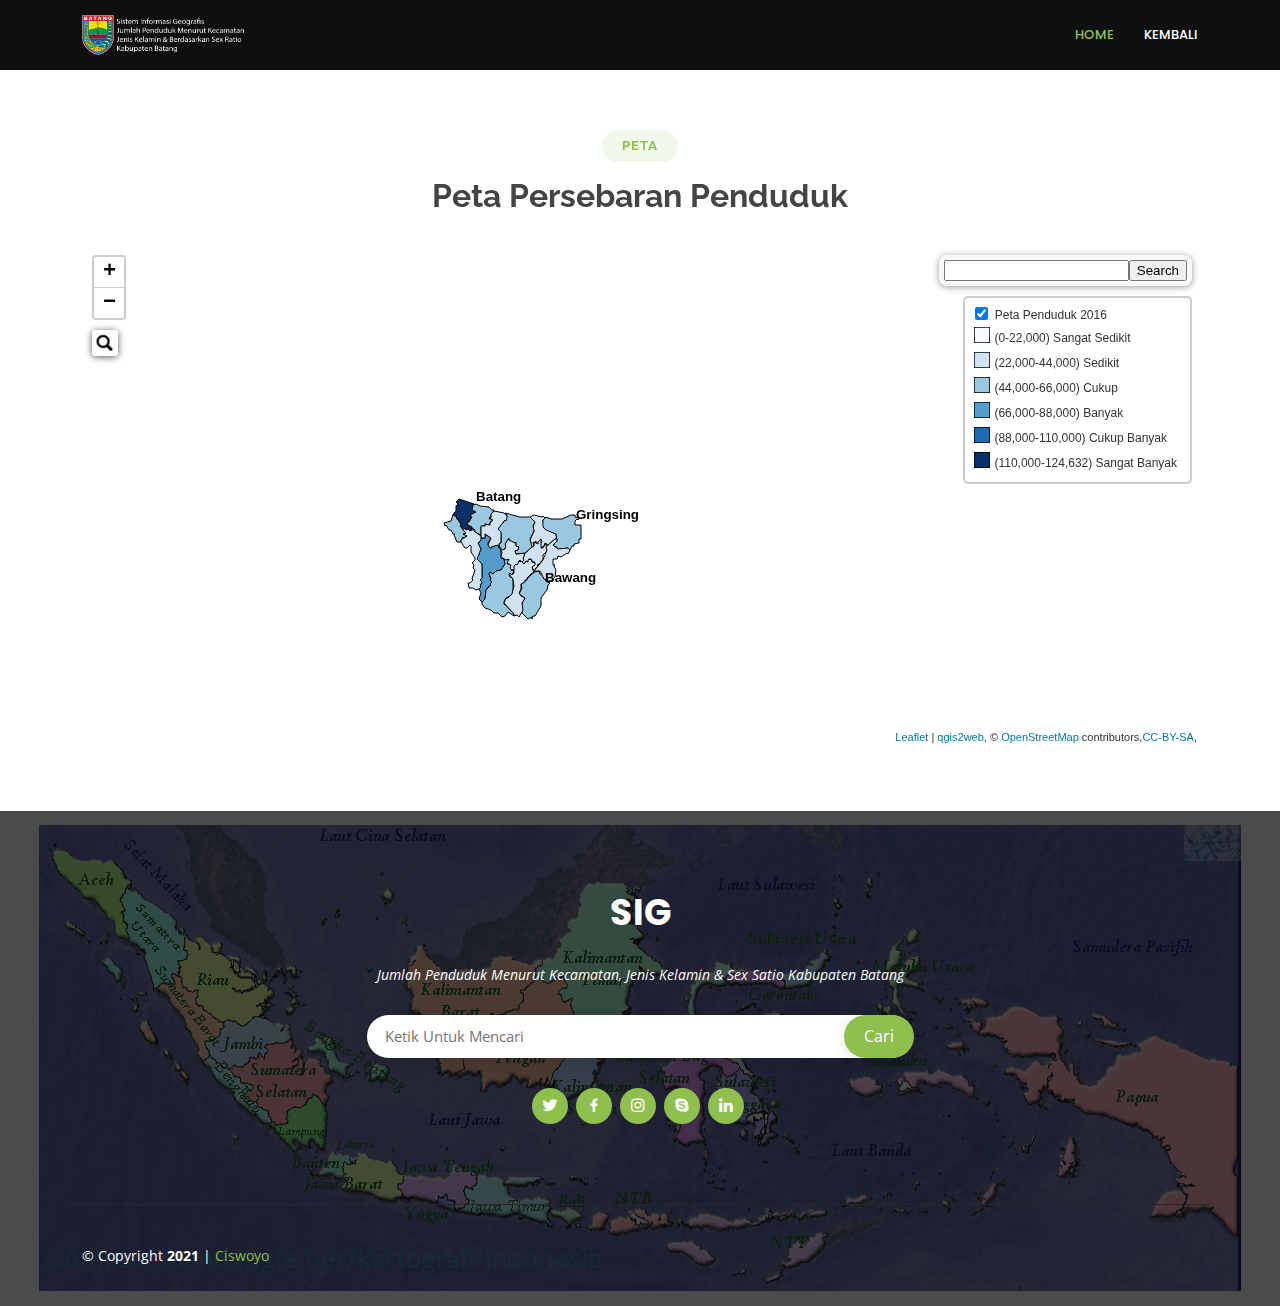
<file: peta.html>
<!DOCTYPE html>
<html lang="en">

<head>
  <meta charset="utf-8">
  <meta content="width=device-width, initial-scale=1.0" name="viewport">

  <title>Remember Bootstrap Template - Index</title>
  <meta content="" name="description">
  <meta content="" name="keywords">

  <!-- Favicons -->
  <link href="assets/img/favicon.png" rel="icon">
  <link href="assets/img/apple-touch-icon.png" rel="apple-touch-icon">

  <!-- Google Fonts -->
  <link href="https://fonts.googleapis.com/css?family=Open+Sans:300,300i,400,400i,600,600i,700,700i|Raleway:300,300i,400,400i,500,500i,600,600i,700,700i|Poppins:300,300i,400,400i,500,500i,600,600i,700,700i" rel="stylesheet">

  <!-- Vendor CSS Files -->
  <link href="assets/vendor/aos/aos.css" rel="stylesheet">
  <link href="assets/vendor/bootstrap/css/bootstrap.min.css" rel="stylesheet">
  <link href="assets/vendor/bootstrap-icons/bootstrap-icons.css" rel="stylesheet">
  <link href="assets/vendor/boxicons/css/boxicons.min.css" rel="stylesheet">
  <link href="assets/vendor/glightbox/css/glightbox.min.css" rel="stylesheet">
  <link href="assets/vendor/swiper/swiper-bundle.min.css" rel="stylesheet">

  <!-- Template Main CSS File -->
  <link href="assets/css/style.css" rel="stylesheet">

  <!-- =======================================================
  * Template Name: Remember - v4.3.0
  * Template URL: https://bootstrapmade.com/remember-free-multipurpose-bootstrap-template/
  * Author: BootstrapMade.com
  * License: https://bootstrapmade.com/license/
  ======================================================== -->
</head>

<body>


  <!-- ======= Header ======= -->
  <header id="header" class="d-flex align-items-center">
    <div class="container d-flex justify-content-between">

      
        <a href="index.html" class="logo me-auto"><img src="assets/img/logo2.png" alt="" class="img-fluid"></a>
        <!-- Uncomment below if you prefer to use an image logo -->
        <!-- <a href="index.html"><img src="assets/img/logo.png" alt="" class="img-fluid"></a>-->
      

      <nav id="navbar" class="navbar">
        <ul>
          <li><a class="nav-link scrollto active" href="#hero">Home</a></li>
          <li><a class="nav-link scrollto" href="index.html">Kembali</a></li>
        </ul>
        <i class="bi bi-list mobile-nav-toggle"></i>
      </nav><!-- .navbar -->

    </div>
  </header><!-- End Header -->

<!-- ======= Contact Section ======= -->
    <main>
    <section id="contact" class="contact">
      <div class="container">
       
       <div class="row">
        <div class="section-title" data-aos="zoom-in">
          <h2>Peta</h2>
          <h3>Peta Persebaran Penduduk</h3>
        </div>
      </div>

        <div>
          <iframe src="peta2016new/index.html"
          width="1120" height="500" frameborder="0" style="border: 1;"></iframe>
        </div>
      </div>
    </section>
  </main>

  <!-- ======= Footer ======= -->
  <footer id="footer">

    <div class="footer-top">

      <div class="container">

        <div class="row  justify-content-center">
          <div class="col-lg-6">
            <h3>SIG</h3>
            <p>Jumlah Penduduk Menurut Kecamatan, Jenis Kelamin & Sex Satio Kabupaten Batang</p>
          </div>
        </div>

        <div class="row footer-newsletter justify-content-center">
          <div class="col-lg-6">
            <form action="" method="post">
              <input type="email" name="email" placeholder="Ketik Untuk Mencari"><input type="submit" value="Cari">
            </form>
          </div>
        </div>

        <div class="social-links">
          <a href="#" class="twitter"><i class="bx bxl-twitter"></i></a>
          <a href="#" class="facebook"><i class="bx bxl-facebook"></i></a>
          <a href="#" class="instagram"><i class="bx bxl-instagram"></i></a>
          <a href="#" class="google-plus"><i class="bx bxl-skype"></i></a>
          <a href="#" class="linkedin"><i class="bx bxl-linkedin"></i></a>
        </div>

      </div>
    </div>

    <div class="container footer-bottom clearfix">
      <div class="copyright">
        &copy; Copyright <strong><span>2021</span></strong> | <a href="https://instagram.com/yuriyrc/">Ciswoyo</a>
      </div>
    </div>
  </footer><!-- End Footer -->

  <a href="#" class="back-to-top d-flex align-items-center justify-content-center"><i class="bi bi-arrow-up-short"></i></a>

  <!-- Vendor JS Files -->
  <script src="assets/vendor/aos/aos.js"></script>
  <script src="assets/vendor/bootstrap/js/bootstrap.bundle.min.js"></script>
  <script src="assets/vendor/glightbox/js/glightbox.min.js"></script>
  <script src="assets/vendor/isotope-layout/isotope.pkgd.min.js"></script>
  <script src="assets/vendor/php-email-form/validate.js"></script>
  <script src="assets/vendor/purecounter/purecounter.js"></script>
  <script src="assets/vendor/swiper/swiper-bundle.min.js"></script>

  <!-- Template Main JS File -->
  <script src="assets/js/main.js"></script>
</body>
</html>
</file>
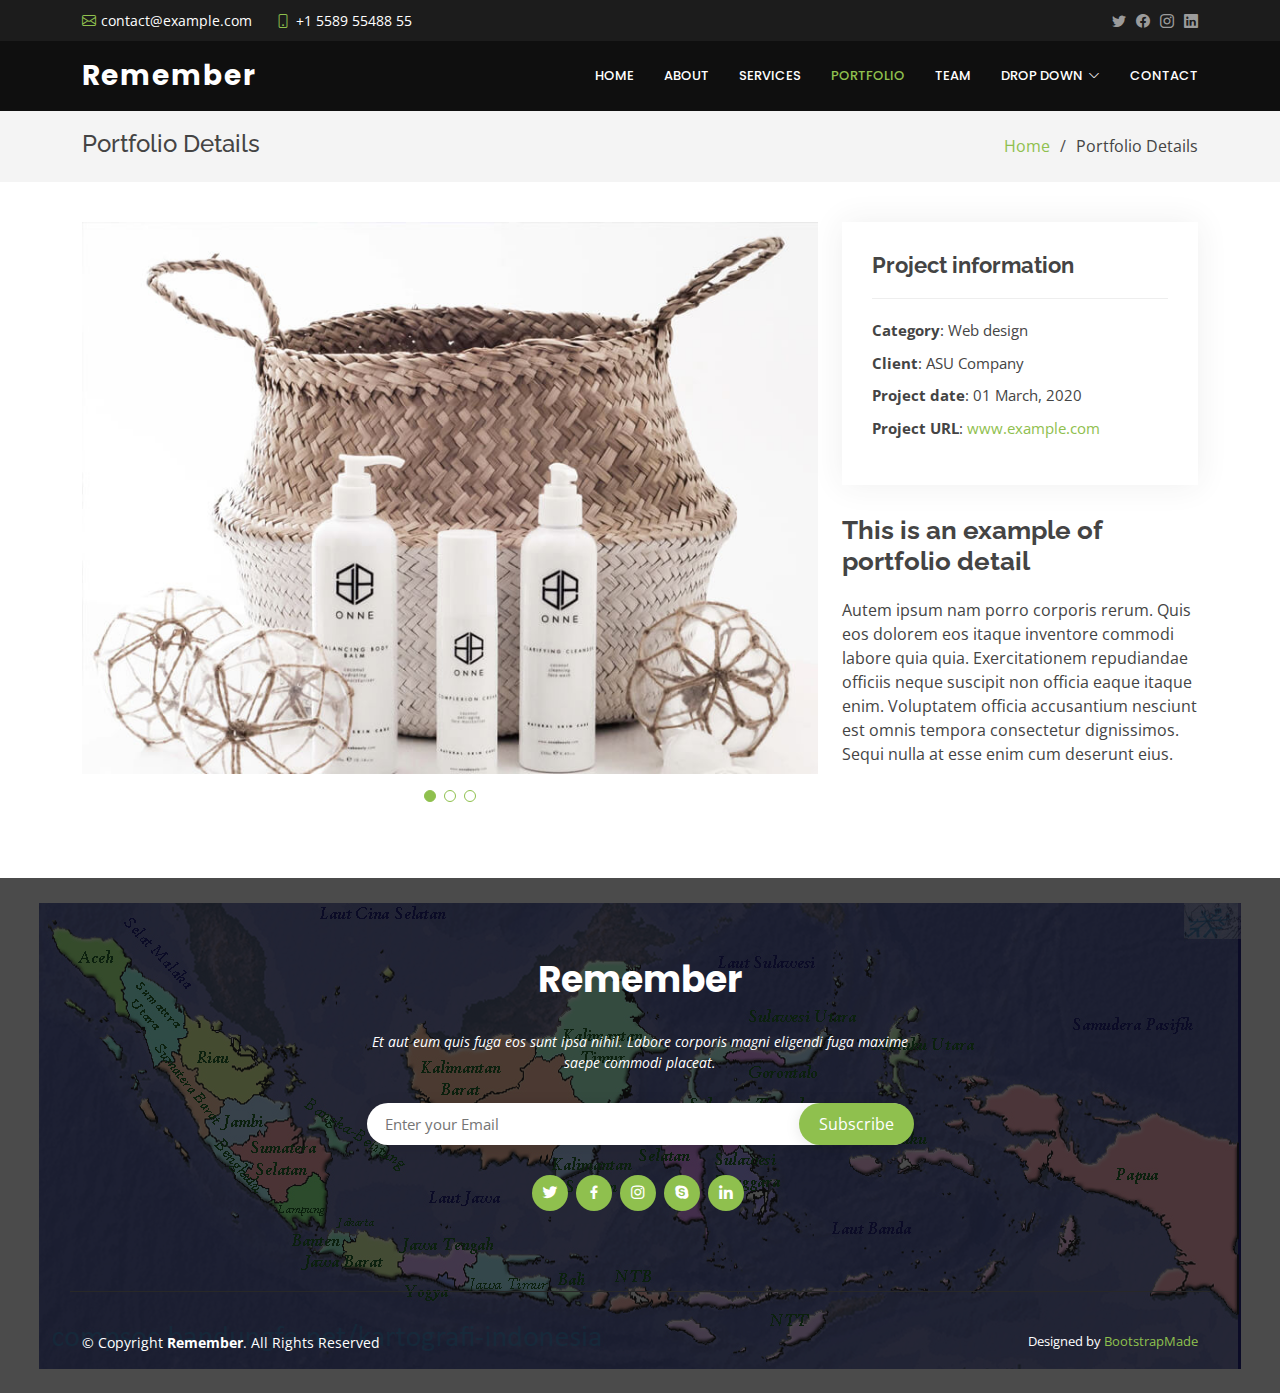
<file: portfolio-details.html>
<!DOCTYPE html>
<html lang="en">

<head>
  <meta charset="utf-8">
  <meta content="width=device-width, initial-scale=1.0" name="viewport">

  <title>Portfolio Details - Remember Bootstrap Template</title>
  <meta content="" name="description">
  <meta content="" name="keywords">

  <!-- Favicons -->
  <link href="assets/img/favicon.png" rel="icon">
  <link href="assets/img/apple-touch-icon.png" rel="apple-touch-icon">

  <!-- Google Fonts -->
  <link href="https://fonts.googleapis.com/css?family=Open+Sans:300,300i,400,400i,600,600i,700,700i|Raleway:300,300i,400,400i,500,500i,600,600i,700,700i|Poppins:300,300i,400,400i,500,500i,600,600i,700,700i" rel="stylesheet">

  <!-- Vendor CSS Files -->
  <link href="assets/vendor/aos/aos.css" rel="stylesheet">
  <link href="assets/vendor/bootstrap/css/bootstrap.min.css" rel="stylesheet">
  <link href="assets/vendor/bootstrap-icons/bootstrap-icons.css" rel="stylesheet">
  <link href="assets/vendor/boxicons/css/boxicons.min.css" rel="stylesheet">
  <link href="assets/vendor/glightbox/css/glightbox.min.css" rel="stylesheet">
  <link href="assets/vendor/swiper/swiper-bundle.min.css" rel="stylesheet">

  <!-- Template Main CSS File -->
  <link href="assets/css/style.css" rel="stylesheet">

  <!-- =======================================================
  * Template Name: Remember - v4.3.0
  * Template URL: https://bootstrapmade.com/remember-free-multipurpose-bootstrap-template/
  * Author: BootstrapMade.com
  * License: https://bootstrapmade.com/license/
  ======================================================== -->
</head>

<body>

  <!-- ======= Top Bar ======= -->
  <section id="topbar" class="d-flex align-items-center">
    <div class="container d-flex justify-content-center justify-content-md-between">
      <div class="contact-info d-flex align-items-center">
        <i class="bi bi-envelope d-flex align-items-center"><a href="mailto:contact@example.com">contact@example.com</a></i>
        <i class="bi bi-phone d-flex align-items-center ms-4"><span>+1 5589 55488 55</span></i>
      </div>
      <div class="social-links d-none d-md-flex align-items-center">
        <a href="#" class="twitter"><i class="bi bi-twitter"></i></a>
        <a href="#" class="facebook"><i class="bi bi-facebook"></i></a>
        <a href="#" class="instagram"><i class="bi bi-instagram"></i></a>
        <a href="#" class="linkedin"><i class="bi bi-linkedin"></i></i></a>
      </div>
    </div>
  </section>

  <!-- ======= Header ======= -->
  <header id="header" class="d-flex align-items-center">
    <div class="container d-flex justify-content-between">

      <div class="logo">
        <h1 class="text-light"><a href="index.html">Remember</a></h1>
        <!-- Uncomment below if you prefer to use an image logo -->
        <!-- <a href="index.html"><img src="assets/img/logo.png" alt="" class="img-fluid"></a>-->
      </div>

      <nav id="navbar" class="navbar">
        <ul>
          <li><a class="nav-link scrollto " href="#hero">Home</a></li>
          <li><a class="nav-link scrollto" href="#about">About</a></li>
          <li><a class="nav-link scrollto" href="#services">Services</a></li>
          <li><a class="nav-link scrollto active" href="#portfolio">Portfolio</a></li>
          <li><a class="nav-link scrollto" href="#team">Team</a></li>
          <li class="dropdown"><a href="#"><span>Drop Down</span> <i class="bi bi-chevron-down"></i></a>
            <ul>
              <li><a href="#">Drop Down 1</a></li>
              <li class="dropdown"><a href="#"><span>Deep Drop Down</span> <i class="bi bi-chevron-right"></i></a>
                <ul>
                  <li><a href="#">Deep Drop Down 1</a></li>
                  <li><a href="#">Deep Drop Down 2</a></li>
                  <li><a href="#">Deep Drop Down 3</a></li>
                  <li><a href="#">Deep Drop Down 4</a></li>
                  <li><a href="#">Deep Drop Down 5</a></li>
                </ul>
              </li>
              <li><a href="#">Drop Down 2</a></li>
              <li><a href="#">Drop Down 3</a></li>
              <li><a href="#">Drop Down 4</a></li>
            </ul>
          </li>
          <li><a class="nav-link scrollto" href="#contact">Contact</a></li>
        </ul>
        <i class="bi bi-list mobile-nav-toggle"></i>
      </nav><!-- .navbar -->

    </div>
  </header><!-- End Header -->

  <main id="main">

    <!-- ======= Breadcrumbs ======= -->
    <section id="breadcrumbs" class="breadcrumbs">
      <div class="container">

        <div class="d-flex justify-content-between align-items-center">
          <h2>Portfolio Details</h2>
          <ol>
            <li><a href="index.html">Home</a></li>
            <li>Portfolio Details</li>
          </ol>
        </div>

      </div>
    </section><!-- End Breadcrumbs -->

    <!-- ======= Portfolio Details Section ======= -->
    <section id="portfolio-details" class="portfolio-details">
      <div class="container">

        <div class="row gy-4">

          <div class="col-lg-8">
            <div class="portfolio-details-slider swiper-container">
              <div class="swiper-wrapper align-items-center">

                <div class="swiper-slide">
                  <img src="assets/img/portfolio/portfolio-1.jpg" alt="">
                </div>

                <div class="swiper-slide">
                  <img src="assets/img/portfolio/portfolio-2.jpg" alt="">
                </div>

                <div class="swiper-slide">
                  <img src="assets/img/portfolio/portfolio-3.jpg" alt="">
                </div>

              </div>
              <div class="swiper-pagination"></div>
            </div>
          </div>

          <div class="col-lg-4">
            <div class="portfolio-info">
              <h3>Project information</h3>
              <ul>
                <li><strong>Category</strong>: Web design</li>
                <li><strong>Client</strong>: ASU Company</li>
                <li><strong>Project date</strong>: 01 March, 2020</li>
                <li><strong>Project URL</strong>: <a href="#">www.example.com</a></li>
              </ul>
            </div>
            <div class="portfolio-description">
              <h2>This is an example of portfolio detail</h2>
              <p>
                Autem ipsum nam porro corporis rerum. Quis eos dolorem eos itaque inventore commodi labore quia quia. Exercitationem repudiandae officiis neque suscipit non officia eaque itaque enim. Voluptatem officia accusantium nesciunt est omnis tempora consectetur dignissimos. Sequi nulla at esse enim cum deserunt eius.
              </p>
            </div>
          </div>

        </div>

      </div>
    </section><!-- End Portfolio Details Section -->

  </main><!-- End #main -->

  <!-- ======= Footer ======= -->
  <footer id="footer">

    <div class="footer-top">

      <div class="container">

        <div class="row  justify-content-center">
          <div class="col-lg-6">
            <h3>Remember</h3>
            <p>Et aut eum quis fuga eos sunt ipsa nihil. Labore corporis magni eligendi fuga maxime saepe commodi placeat.</p>
          </div>
        </div>

        <div class="row footer-newsletter justify-content-center">
          <div class="col-lg-6">
            <form action="" method="post">
              <input type="email" name="email" placeholder="Enter your Email"><input type="submit" value="Subscribe">
            </form>
          </div>
        </div>

        <div class="social-links">
          <a href="#" class="twitter"><i class="bx bxl-twitter"></i></a>
          <a href="#" class="facebook"><i class="bx bxl-facebook"></i></a>
          <a href="#" class="instagram"><i class="bx bxl-instagram"></i></a>
          <a href="#" class="google-plus"><i class="bx bxl-skype"></i></a>
          <a href="#" class="linkedin"><i class="bx bxl-linkedin"></i></a>
        </div>

      </div>
    </div>

    <div class="container footer-bottom clearfix">
      <div class="copyright">
        &copy; Copyright <strong><span>Remember</span></strong>. All Rights Reserved
      </div>
      <div class="credits">
        <!-- All the links in the footer should remain intact. -->
        <!-- You can delete the links only if you purchased the pro version. -->
        <!-- Licensing information: https://bootstrapmade.com/license/ -->
        <!-- Purchase the pro version with working PHP/AJAX contact form: https://bootstrapmade.com/remember-free-multipurpose-bootstrap-template/ -->
        Designed by <a href="https://bootstrapmade.com/">BootstrapMade</a>
      </div>
    </div>
  </footer><!-- End Footer -->

  <a href="#" class="back-to-top d-flex align-items-center justify-content-center"><i class="bi bi-arrow-up-short"></i></a>

  <!-- Vendor JS Files -->
  <script src="assets/vendor/aos/aos.js"></script>
  <script src="assets/vendor/bootstrap/js/bootstrap.bundle.min.js"></script>
  <script src="assets/vendor/glightbox/js/glightbox.min.js"></script>
  <script src="assets/vendor/isotope-layout/isotope.pkgd.min.js"></script>
  <script src="assets/vendor/php-email-form/validate.js"></script>
  <script src="assets/vendor/purecounter/purecounter.js"></script>
  <script src="assets/vendor/swiper/swiper-bundle.min.js"></script>

  <!-- Template Main JS File -->
  <script src="assets/js/main.js"></script>

</body>

</html>
</file>
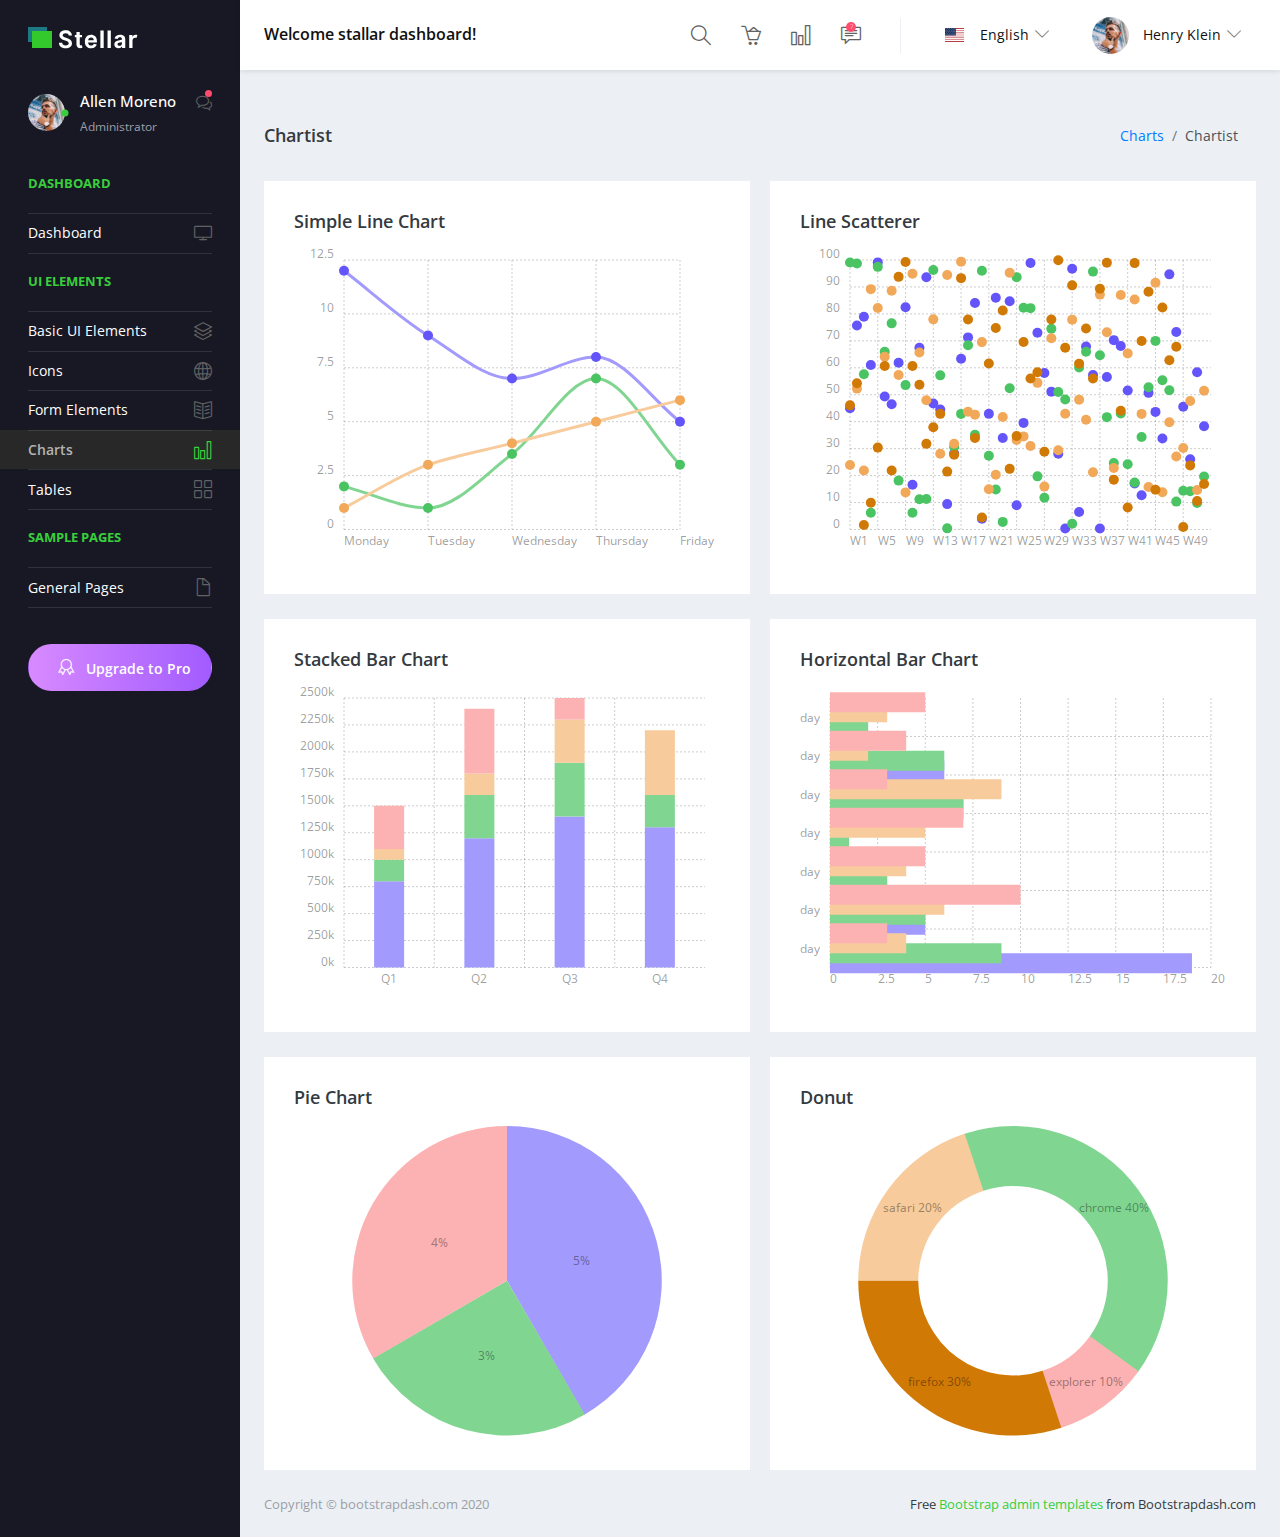
<file: Stellar/pages/charts/chartist.html>
<!DOCTYPE html>
<html lang="en">
  <head>
    <!-- Required meta tags -->
    <meta charset="utf-8">
    <meta name="viewport" content="width=device-width, initial-scale=1, shrink-to-fit=no">
    <title>Stellar Admin</title>
    <!-- plugins:css -->
    <link rel="stylesheet" href="../../vendors/simple-line-icons/css/simple-line-icons.css">
    <link rel="stylesheet" href="../../vendors/flag-icon-css/css/flag-icon.min.css">
    <link rel="stylesheet" href="../../vendors/css/vendor.bundle.base.css">
    <!-- endinject -->
    <!-- Plugin css for this page -->
    <link rel="stylesheet" href="../../vendors/chartist/chartist.min.css">
    <!-- End Plugin css for this page -->
    <!-- inject:css -->
    <!-- endinject -->
    <!-- Layout styles -->
    <link rel="stylesheet" href="../../css/style.css">
    <!-- End layout styles -->
    <link rel="shortcut icon" href="../../images/favicon.png" />
  </head>
  <body>
    <div class="container-scroller">
      <!-- partial:../../partials/_navbar.html -->
      <nav class="navbar default-layout-navbar col-lg-12 col-12 p-0 fixed-top d-flex flex-row">
        <div class="navbar-brand-wrapper d-flex align-items-center">
          <a class="navbar-brand brand-logo" href="../../index.html">
            <img src="../../images/logo.svg" alt="logo" class="logo-dark" />
          </a>
          <a class="navbar-brand brand-logo-mini" href="../../index.html"><img src="../../images/logo-mini.svg" alt="logo" /></a>
        </div>
        <div class="navbar-menu-wrapper d-flex align-items-center flex-grow-1">
          <h5 class="mb-0 font-weight-medium d-none d-lg-flex">Welcome stallar dashboard!</h5>
          <ul class="navbar-nav navbar-nav-right ml-auto">
            <form class="search-form d-none d-md-block" action="#">
              <i class="icon-magnifier"></i>
              <input type="search" class="form-control" placeholder="Search Here" title="Search here">
            </form>
            <li class="nav-item"><a href="#" class="nav-link"><i class="icon-basket-loaded"></i></a></li>
            <li class="nav-item"><a href="#" class="nav-link"><i class="icon-chart"></i></a></li>
            <li class="nav-item dropdown">
              <a class="nav-link count-indicator message-dropdown" id="messageDropdown" href="#" data-toggle="dropdown" aria-expanded="false">
                <i class="icon-speech"></i>
                <span class="count">7</span>
              </a>
              <div class="dropdown-menu dropdown-menu-right navbar-dropdown preview-list pb-0" aria-labelledby="messageDropdown">
                <a class="dropdown-item py-3">
                  <p class="mb-0 font-weight-medium float-left">You have 7 unread mails </p>
                  <span class="badge badge-pill badge-primary float-right">View all</span>
                </a>
                <div class="dropdown-divider"></div>
                <a class="dropdown-item preview-item">
                  <div class="preview-thumbnail">
                    <img src="../../images/faces/face10.jpg" alt="image" class="img-sm profile-pic">
                  </div>
                  <div class="preview-item-content flex-grow py-2">
                    <p class="preview-subject ellipsis font-weight-medium text-dark">Marian Garner </p>
                    <p class="font-weight-light small-text"> The meeting is cancelled </p>
                  </div>
                </a>
                <a class="dropdown-item preview-item">
                  <div class="preview-thumbnail">
                    <img src="../../images/faces/face12.jpg" alt="image" class="img-sm profile-pic">
                  </div>
                  <div class="preview-item-content flex-grow py-2">
                    <p class="preview-subject ellipsis font-weight-medium text-dark">David Grey </p>
                    <p class="font-weight-light small-text"> The meeting is cancelled </p>
                  </div>
                </a>
                <a class="dropdown-item preview-item">
                  <div class="preview-thumbnail">
                    <img src="../../images/faces/face1.jpg" alt="image" class="img-sm profile-pic">
                  </div>
                  <div class="preview-item-content flex-grow py-2">
                    <p class="preview-subject ellipsis font-weight-medium text-dark">Travis Jenkins </p>
                    <p class="font-weight-light small-text"> The meeting is cancelled </p>
                  </div>
                </a>
              </div>
            </li>
            <li class="nav-item dropdown language-dropdown d-none d-sm-flex align-items-center">
              <a class="nav-link d-flex align-items-center dropdown-toggle" id="LanguageDropdown" href="#" data-toggle="dropdown" aria-expanded="false">
                <div class="d-inline-flex mr-3">
                  <i class="flag-icon flag-icon-us"></i>
                </div>
                <span class="profile-text font-weight-normal">English</span>
              </a>
              <div class="dropdown-menu dropdown-menu-left navbar-dropdown py-2" aria-labelledby="LanguageDropdown">
                <a class="dropdown-item">
                  <i class="flag-icon flag-icon-us"></i> English </a>
                <a class="dropdown-item">
                  <i class="flag-icon flag-icon-fr"></i> French </a>
                <a class="dropdown-item">
                  <i class="flag-icon flag-icon-ae"></i> Arabic </a>
                <a class="dropdown-item">
                  <i class="flag-icon flag-icon-ru"></i> Russian </a>
              </div>
            </li>
            <li class="nav-item dropdown d-none d-xl-inline-flex user-dropdown">
              <a class="nav-link dropdown-toggle" id="UserDropdown" href="#" data-toggle="dropdown" aria-expanded="false">
                <img class="img-xs rounded-circle ml-2" src="../../images/faces/face8.jpg" alt="Profile image"> <span class="font-weight-normal"> Henry Klein </span></a>
              <div class="dropdown-menu dropdown-menu-right navbar-dropdown" aria-labelledby="UserDropdown">
                <div class="dropdown-header text-center">
                  <img class="img-md rounded-circle" src="../../images/faces/face8.jpg" alt="Profile image">
                  <p class="mb-1 mt-3">Allen Moreno</p>
                  <p class="font-weight-light text-muted mb-0">allenmoreno@gmail.com</p>
                </div>
                <a class="dropdown-item"><i class="dropdown-item-icon icon-user text-primary"></i> My Profile <span class="badge badge-pill badge-danger">1</span></a>
                <a class="dropdown-item"><i class="dropdown-item-icon icon-speech text-primary"></i> Messages</a>
                <a class="dropdown-item"><i class="dropdown-item-icon icon-energy text-primary"></i> Activity</a>
                <a class="dropdown-item"><i class="dropdown-item-icon icon-question text-primary"></i> FAQ</a>
                <a class="dropdown-item"><i class="dropdown-item-icon icon-power text-primary"></i>Sign Out</a>
              </div>
            </li>
          </ul>
          <button class="navbar-toggler navbar-toggler-right d-lg-none align-self-center" type="button" data-toggle="offcanvas">
            <span class="icon-menu"></span>
          </button>
        </div>
      </nav>
      <!-- partial -->
      <div class="container-fluid page-body-wrapper">
        <!-- partial:../../partials/_sidebar.html -->
        <nav class="sidebar sidebar-offcanvas" id="sidebar">
          <ul class="nav">
            <li class="nav-item nav-profile">
              <a href="#" class="nav-link">
                <div class="profile-image">
                  <img class="img-xs rounded-circle" src="../../images/faces/face8.jpg" alt="profile image">
                  <div class="dot-indicator bg-success"></div>
                </div>
                <div class="text-wrapper">
                  <p class="profile-name">Allen Moreno</p>
                  <p class="designation">Administrator</p>
                </div>
                <div class="icon-container">
                  <i class="icon-bubbles"></i>
                  <div class="dot-indicator bg-danger"></div>
                </div>
              </a>
            </li>
            <li class="nav-item nav-category">
              <span class="nav-link">Dashboard</span>
            </li>
            <li class="nav-item">
              <a class="nav-link" href="../../index.html">
                <span class="menu-title">Dashboard</span>
                <i class="icon-screen-desktop menu-icon"></i>
              </a>
            </li>
            <li class="nav-item nav-category"><span class="nav-link">UI Elements</span></li>
            <li class="nav-item">
              <a class="nav-link" data-toggle="collapse" href="#ui-basic" aria-expanded="false" aria-controls="ui-basic">
                <span class="menu-title">Basic UI Elements</span>
                <i class="icon-layers menu-icon"></i>
              </a>
              <div class="collapse" id="ui-basic">
                <ul class="nav flex-column sub-menu">
                  <li class="nav-item"> <a class="nav-link" href="../../pages/ui-features/buttons.html">Buttons</a></li>
                  <li class="nav-item"> <a class="nav-link" href="../../pages/ui-features/typography.html">Typography</a></li>
                </ul>
              </div>
            </li>
            <li class="nav-item">
              <a class="nav-link" href="../../pages/icons/simple-line-icons.html">
                <span class="menu-title">Icons</span>
                <i class="icon-globe menu-icon"></i>
              </a>
            </li>
            <li class="nav-item">
              <a class="nav-link" href="../../pages/forms/basic_elements.html">
                <span class="menu-title">Form Elements</span>
                <i class="icon-book-open menu-icon"></i>
              </a>
            </li>
            <li class="nav-item">
              <a class="nav-link" href="../../pages/charts/chartist.html">
                <span class="menu-title">Charts</span>
                <i class="icon-chart menu-icon"></i>
              </a>
            </li>
            <li class="nav-item">
              <a class="nav-link" href="../../pages/tables/basic-table.html">
                <span class="menu-title">Tables</span>
                <i class="icon-grid menu-icon"></i>
              </a>
            </li>
            <li class="nav-item nav-category"><span class="nav-link">Sample Pages</span></li>
            <li class="nav-item">
              <a class="nav-link" data-toggle="collapse" href="#auth" aria-expanded="false" aria-controls="auth">
                <span class="menu-title">General Pages</span>
                <i class="icon-doc menu-icon"></i>
              </a>
              <div class="collapse" id="auth">
                <ul class="nav flex-column sub-menu">
                  <li class="nav-item"> <a class="nav-link" href="../../pages/samples/login.html"> Login </a></li>
                  <li class="nav-item"> <a class="nav-link" href="../../pages/samples/register.html"> Register </a></li>
                  <li class="nav-item"> <a class="nav-link" href="../../pages/samples/error-404.html"> 404 </a></li>
                  <li class="nav-item"> <a class="nav-link" href="../../pages/samples/error-500.html"> 500 </a></li>
                  <li class="nav-item"> <a class="nav-link" href="../../pages/samples/blank-page.html"> Blank Page </a></li>
                </ul>
              </div>
            </li>
            <li class="nav-item pro-upgrade">
              <span class="nav-link">
                <a class="btn btn-block px-0 btn-rounded btn-upgrade" href="https://www.bootstrapdash.com/product/stellar-admin-template/" target="_blank"> <i class="icon-badge mx-2"></i> Upgrade to Pro</a>
              </span>
            </li>
          </ul>
        </nav>
        <!-- partial -->
        <div class="main-panel">
          <div class="content-wrapper">
            <div class="page-header">
              <h3 class="page-title"> Chartist </h3>
              <nav aria-label="breadcrumb">
                <ol class="breadcrumb">
                  <li class="breadcrumb-item"><a href="#">Charts</a></li>
                  <li class="breadcrumb-item active" aria-current="page">Chartist</li>
                </ol>
              </nav>
            </div>
            <div class="row">
              <div class="col-lg-6 grid-margin stretch-card">
                <div class="card">
                  <div class="card-body">
                    <h4 class="card-title">Simple Line chart</h4>
                    <div class="ct-chart ct-perfect-fourth" id="ct-chart-line"></div>
                  </div>
                </div>
              </div>
              <div class="col-lg-6 grid-margin stretch-card">
                <div class="card">
                  <div class="card-body">
                    <h4 class="card-title">Line scatterer</h4>
                    <div id="rickshaw-time-scale"></div>
                    <div class="ct-chart ct-perfect-fourth" id="ct-chart-line-scatterer"></div>
                  </div>
                </div>
              </div>
            </div>
            <div class="row">
              <div class="col-lg-6 grid-margin stretch-card">
                <div class="card">
                  <div class="card-body">
                    <h4 class="card-title">Stacked bar chart</h4>
                    <div class="ct-chart ct-perfect-fourth" id="ct-chart-stacked-bar"></div>
                  </div>
                </div>
              </div>
              <div class="col-lg-6 grid-margin stretch-card">
                <div class="card">
                  <div class="card-body">
                    <h4 class="card-title">Horizontal bar chart</h4>
                    <div class="ct-chart ct-perfect-fourth" id="ct-chart-horizontal-bar"></div>
                  </div>
                </div>
              </div>
            </div>
            <div class="row">
              <div class="col-lg-6 grid-margin stretch-card">
                <div class="card">
                  <div class="card-body">
                    <h4 class="card-title">Pie chart</h4>
                    <div class="ct-chart ct-perfect-fourth" id="ct-chart-pie"></div>
                  </div>
                </div>
              </div>
              <div class="col-lg-6 grid-margin stretch-card">
                <div class="card">
                  <div class="card-body">
                    <h4 class="card-title">Donut</h4>
                    <div class="ct-chart ct-perfect-fourth" id="ct-chart-donut"></div>
                  </div>
                </div>
              </div>
            </div>
          </div>
          <!-- content-wrapper ends -->
          <!-- partial:../../partials/_footer.html -->
          <footer class="footer">
            <div class="d-sm-flex justify-content-center justify-content-sm-between">
              <span class="text-muted d-block text-center text-sm-left d-sm-inline-block">Copyright © bootstrapdash.com 2020</span>
              <span class="float-none float-sm-right d-block mt-1 mt-sm-0 text-center"> Free <a href="https://www.bootstrapdash.com/bootstrap-admin-template/" target="_blank">Bootstrap admin templates</a> from Bootstrapdash.com</span>
            </div>
          </footer>
          <!-- partial -->
        </div>
        <!-- main-panel ends -->
      </div>
      <!-- page-body-wrapper ends -->
    </div>
    <!-- container-scroller -->
    <!-- plugins:js -->
    <script src="../../vendors/js/vendor.bundle.base.js"></script>
    <!-- endinject -->
    <!-- Plugin js for this page -->
    <script src="../../vendors/chartist/chartist.min.js"></script>
    <!-- End plugin js for this page -->
    <!-- inject:js -->
    <script src="../../js/off-canvas.js"></script>
    <script src="../../js/misc.js"></script>
    <!-- endinject -->
    <!-- Custom js for this page -->
    <script src="../../js/chartist.js"></script>
    <!-- End custom js for this page -->
  </body>
</html>
</file>
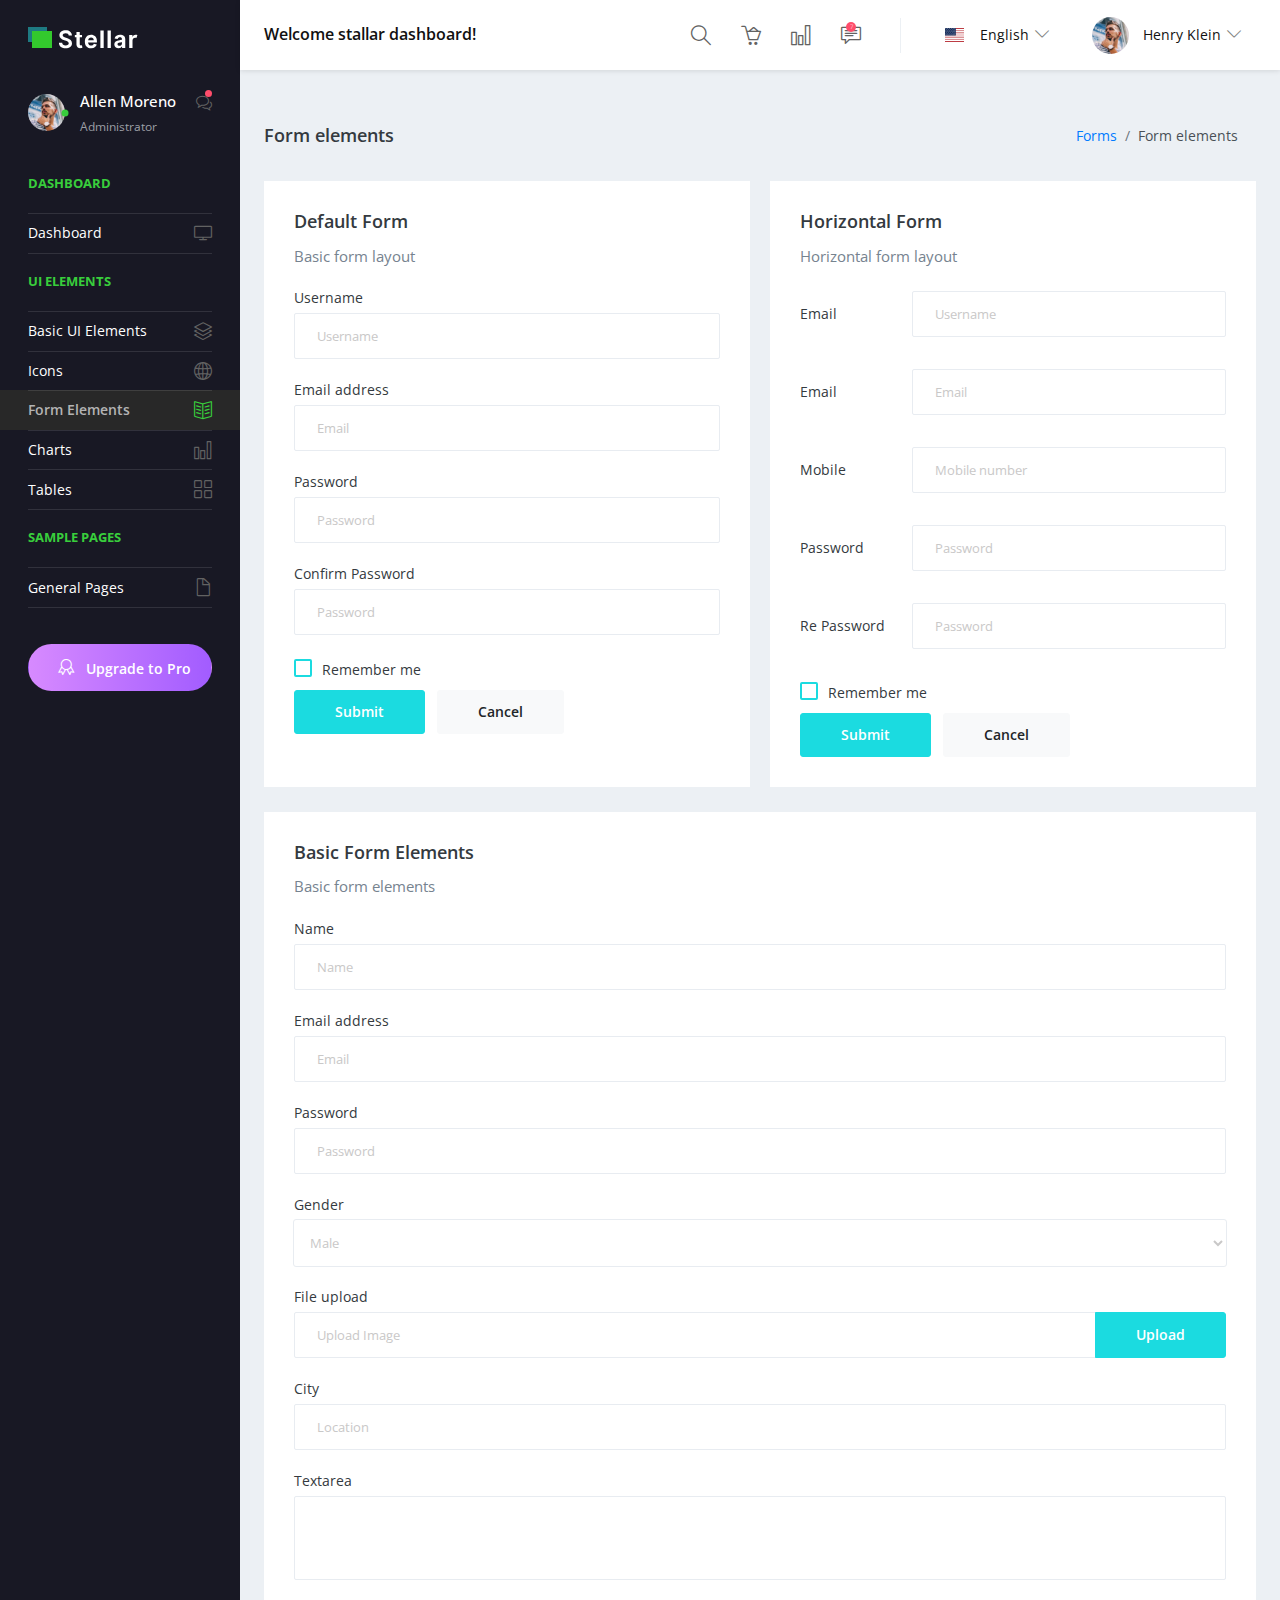
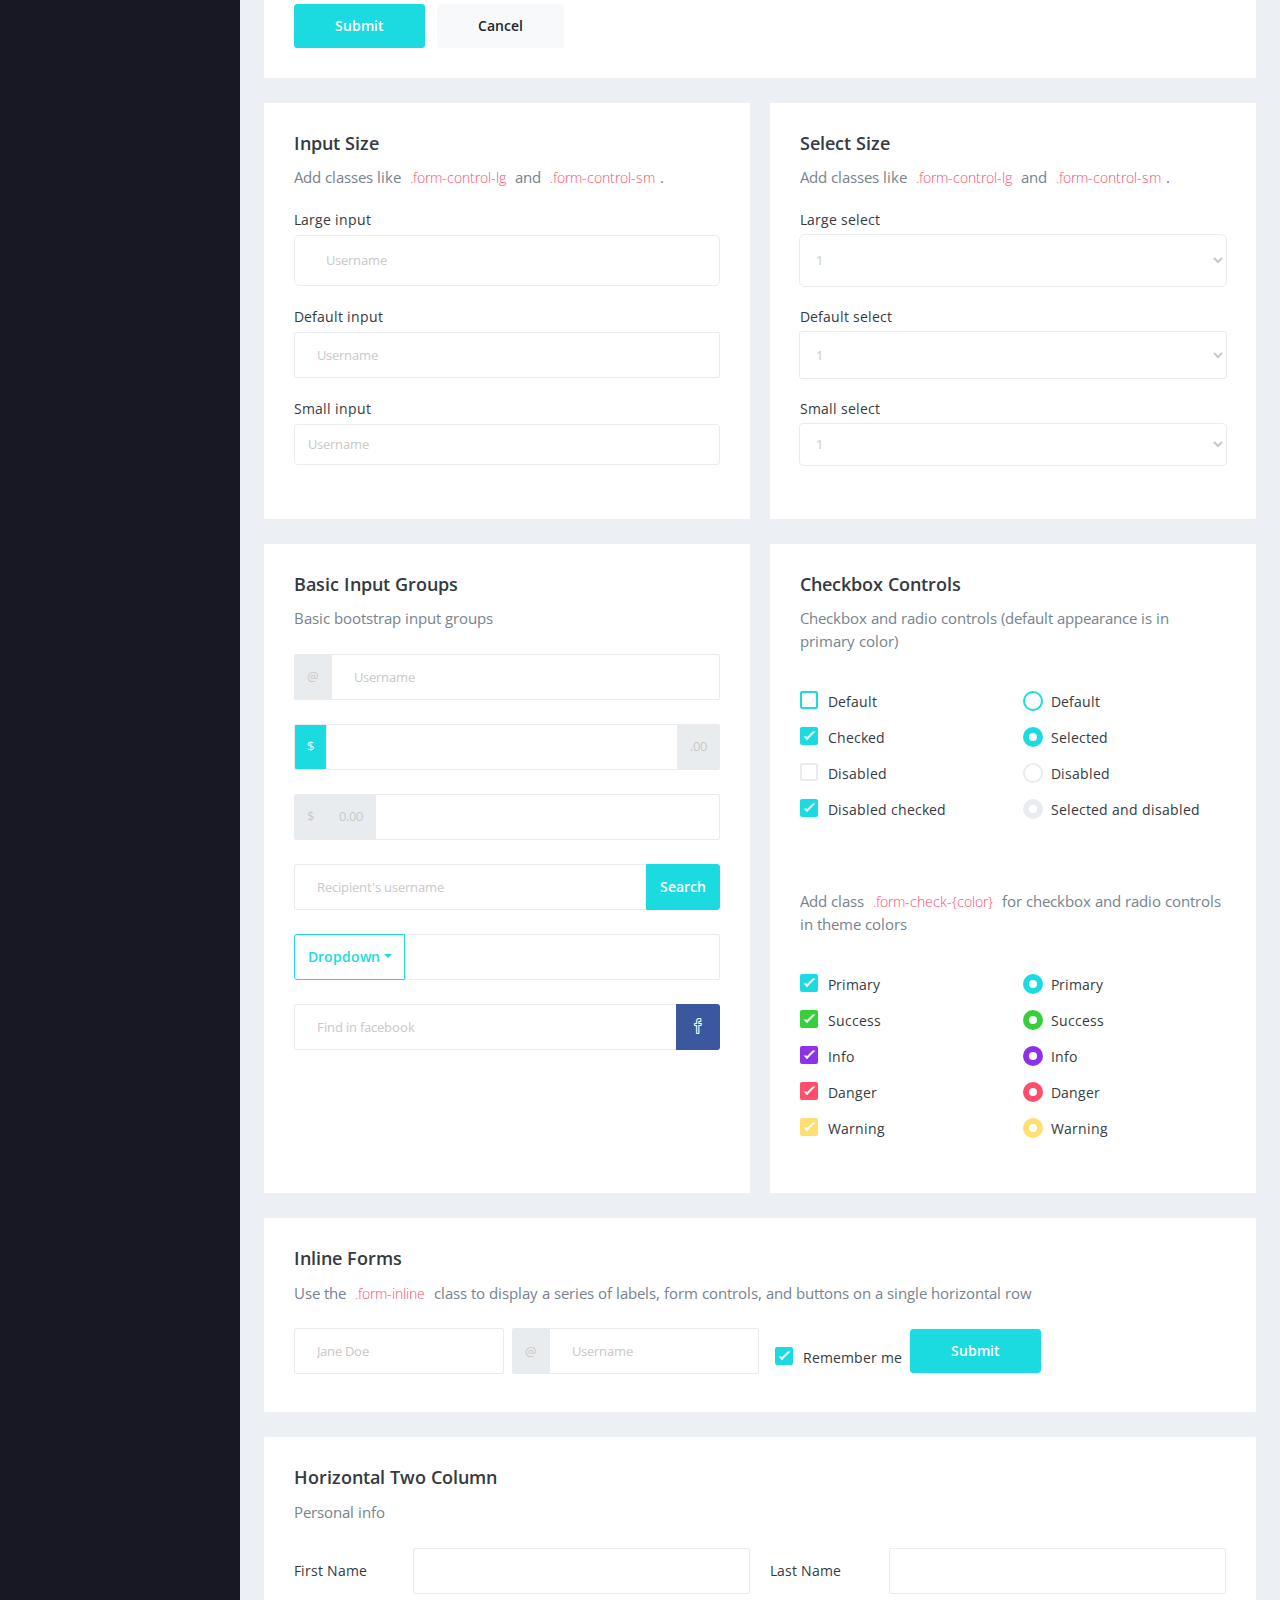
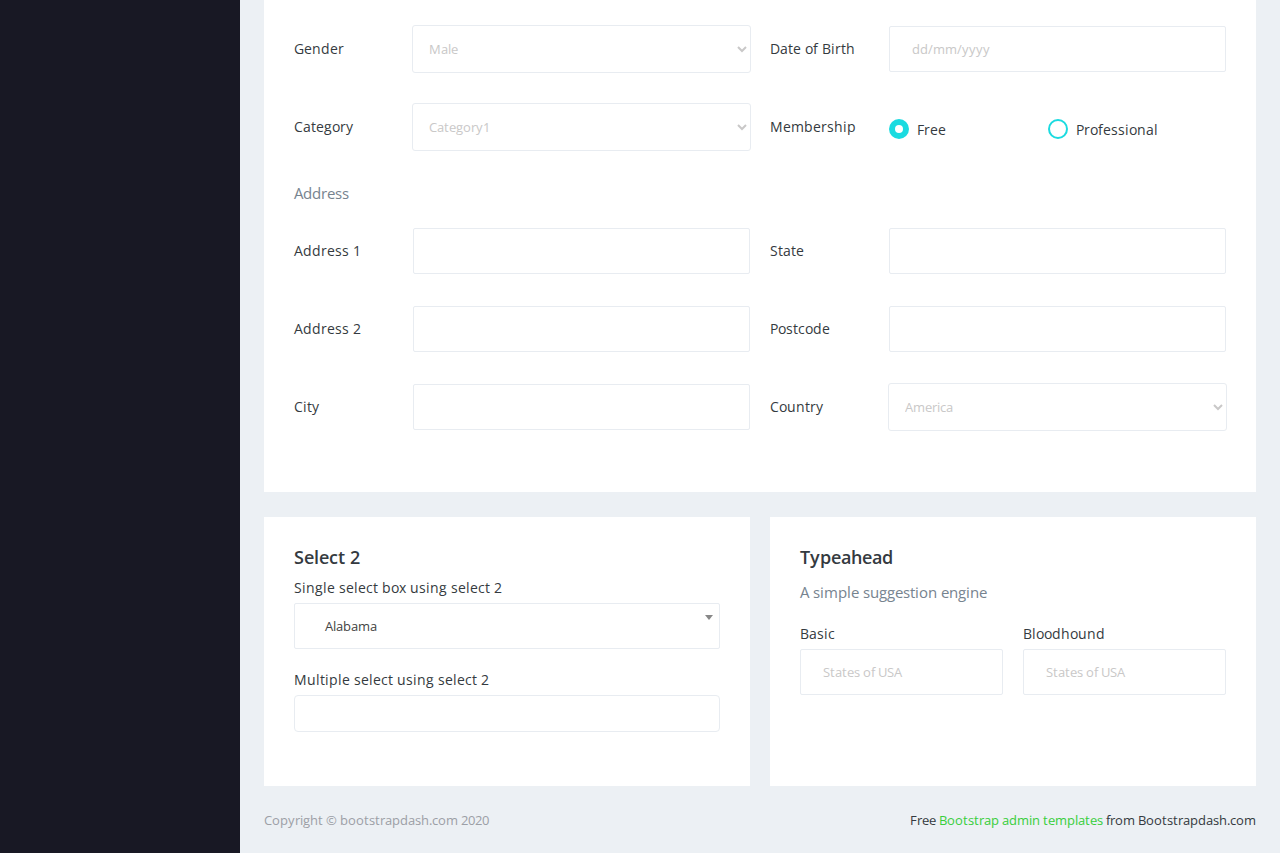
<file: Stellar/pages/forms/basic_elements.html>
<!DOCTYPE html>
<html lang="en">
  <head>
    <!-- Required meta tags -->
    <meta charset="utf-8">
    <meta name="viewport" content="width=device-width, initial-scale=1, shrink-to-fit=no">
    <title>Stellar Admin</title>
    <!-- plugins:css -->
    <link rel="stylesheet" href="../../vendors/simple-line-icons/css/simple-line-icons.css">
    <link rel="stylesheet" href="../../vendors/flag-icon-css/css/flag-icon.min.css">
    <link rel="stylesheet" href="../../vendors/css/vendor.bundle.base.css">
    <!-- endinject -->
    <!-- Plugin css for this page -->
    <link rel="stylesheet" href="../../vendors/select2/select2.min.css">
    <link rel="stylesheet" href="../../vendors/select2-bootstrap-theme/select2-bootstrap.min.css">
    <!-- End plugin css for this page -->
    <!-- inject:css -->
    <!-- endinject -->
    <!-- Layout styles -->
    <link rel="stylesheet" href="../../css/style.css" />
    <link rel="shortcut icon" href="../../images/favicon.png" />
  </head>
  <body>
    <div class="container-scroller">
      <!-- partial:../../partials/_navbar.html -->
      <nav class="navbar default-layout-navbar col-lg-12 col-12 p-0 fixed-top d-flex flex-row">
        <div class="navbar-brand-wrapper d-flex align-items-center">
          <a class="navbar-brand brand-logo" href="../../index.html">
            <img src="../../images/logo.svg" alt="logo" class="logo-dark" />
          </a>
          <a class="navbar-brand brand-logo-mini" href="../../index.html"><img src="../../images/logo-mini.svg" alt="logo" /></a>
        </div>
        <div class="navbar-menu-wrapper d-flex align-items-center flex-grow-1">
          <h5 class="mb-0 font-weight-medium d-none d-lg-flex">Welcome stallar dashboard!</h5>
          <ul class="navbar-nav navbar-nav-right ml-auto">
            <form class="search-form d-none d-md-block" action="#">
              <i class="icon-magnifier"></i>
              <input type="search" class="form-control" placeholder="Search Here" title="Search here">
            </form>
            <li class="nav-item"><a href="#" class="nav-link"><i class="icon-basket-loaded"></i></a></li>
            <li class="nav-item"><a href="#" class="nav-link"><i class="icon-chart"></i></a></li>
            <li class="nav-item dropdown">
              <a class="nav-link count-indicator message-dropdown" id="messageDropdown" href="#" data-toggle="dropdown" aria-expanded="false">
                <i class="icon-speech"></i>
                <span class="count">7</span>
              </a>
              <div class="dropdown-menu dropdown-menu-right navbar-dropdown preview-list pb-0" aria-labelledby="messageDropdown">
                <a class="dropdown-item py-3">
                  <p class="mb-0 font-weight-medium float-left">You have 7 unread mails </p>
                  <span class="badge badge-pill badge-primary float-right">View all</span>
                </a>
                <div class="dropdown-divider"></div>
                <a class="dropdown-item preview-item">
                  <div class="preview-thumbnail">
                    <img src="../../images/faces/face10.jpg" alt="image" class="img-sm profile-pic">
                  </div>
                  <div class="preview-item-content flex-grow py-2">
                    <p class="preview-subject ellipsis font-weight-medium text-dark">Marian Garner </p>
                    <p class="font-weight-light small-text"> The meeting is cancelled </p>
                  </div>
                </a>
                <a class="dropdown-item preview-item">
                  <div class="preview-thumbnail">
                    <img src="../../images/faces/face12.jpg" alt="image" class="img-sm profile-pic">
                  </div>
                  <div class="preview-item-content flex-grow py-2">
                    <p class="preview-subject ellipsis font-weight-medium text-dark">David Grey </p>
                    <p class="font-weight-light small-text"> The meeting is cancelled </p>
                  </div>
                </a>
                <a class="dropdown-item preview-item">
                  <div class="preview-thumbnail">
                    <img src="../../images/faces/face1.jpg" alt="image" class="img-sm profile-pic">
                  </div>
                  <div class="preview-item-content flex-grow py-2">
                    <p class="preview-subject ellipsis font-weight-medium text-dark">Travis Jenkins </p>
                    <p class="font-weight-light small-text"> The meeting is cancelled </p>
                  </div>
                </a>
              </div>
            </li>
            <li class="nav-item dropdown language-dropdown d-none d-sm-flex align-items-center">
              <a class="nav-link d-flex align-items-center dropdown-toggle" id="LanguageDropdown" href="#" data-toggle="dropdown" aria-expanded="false">
                <div class="d-inline-flex mr-3">
                  <i class="flag-icon flag-icon-us"></i>
                </div>
                <span class="profile-text font-weight-normal">English</span>
              </a>
              <div class="dropdown-menu dropdown-menu-left navbar-dropdown py-2" aria-labelledby="LanguageDropdown">
                <a class="dropdown-item">
                  <i class="flag-icon flag-icon-us"></i> English </a>
                <a class="dropdown-item">
                  <i class="flag-icon flag-icon-fr"></i> French </a>
                <a class="dropdown-item">
                  <i class="flag-icon flag-icon-ae"></i> Arabic </a>
                <a class="dropdown-item">
                  <i class="flag-icon flag-icon-ru"></i> Russian </a>
              </div>
            </li>
            <li class="nav-item dropdown d-none d-xl-inline-flex user-dropdown">
              <a class="nav-link dropdown-toggle" id="UserDropdown" href="#" data-toggle="dropdown" aria-expanded="false">
                <img class="img-xs rounded-circle ml-2" src="../../images/faces/face8.jpg" alt="Profile image"> <span class="font-weight-normal"> Henry Klein </span></a>
              <div class="dropdown-menu dropdown-menu-right navbar-dropdown" aria-labelledby="UserDropdown">
                <div class="dropdown-header text-center">
                  <img class="img-md rounded-circle" src="../../images/faces/face8.jpg" alt="Profile image">
                  <p class="mb-1 mt-3">Allen Moreno</p>
                  <p class="font-weight-light text-muted mb-0">allenmoreno@gmail.com</p>
                </div>
                <a class="dropdown-item"><i class="dropdown-item-icon icon-user text-primary"></i> My Profile <span class="badge badge-pill badge-danger">1</span></a>
                <a class="dropdown-item"><i class="dropdown-item-icon icon-speech text-primary"></i> Messages</a>
                <a class="dropdown-item"><i class="dropdown-item-icon icon-energy text-primary"></i> Activity</a>
                <a class="dropdown-item"><i class="dropdown-item-icon icon-question text-primary"></i> FAQ</a>
                <a class="dropdown-item"><i class="dropdown-item-icon icon-power text-primary"></i>Sign Out</a>
              </div>
            </li>
          </ul>
          <button class="navbar-toggler navbar-toggler-right d-lg-none align-self-center" type="button" data-toggle="offcanvas">
            <span class="icon-menu"></span>
          </button>
        </div>
      </nav>
      <!-- partial -->
      <div class="container-fluid page-body-wrapper">
        <!-- partial:../../partials/_sidebar.html -->
        <nav class="sidebar sidebar-offcanvas" id="sidebar">
          <ul class="nav">
            <li class="nav-item nav-profile">
              <a href="#" class="nav-link">
                <div class="profile-image">
                  <img class="img-xs rounded-circle" src="../../images/faces/face8.jpg" alt="profile image">
                  <div class="dot-indicator bg-success"></div>
                </div>
                <div class="text-wrapper">
                  <p class="profile-name">Allen Moreno</p>
                  <p class="designation">Administrator</p>
                </div>
                <div class="icon-container">
                  <i class="icon-bubbles"></i>
                  <div class="dot-indicator bg-danger"></div>
                </div>
              </a>
            </li>
            <li class="nav-item nav-category">
              <span class="nav-link">Dashboard</span>
            </li>
            <li class="nav-item">
              <a class="nav-link" href="../../index.html">
                <span class="menu-title">Dashboard</span>
                <i class="icon-screen-desktop menu-icon"></i>
              </a>
            </li>
            <li class="nav-item nav-category"><span class="nav-link">UI Elements</span></li>
            <li class="nav-item">
              <a class="nav-link" data-toggle="collapse" href="#ui-basic" aria-expanded="false" aria-controls="ui-basic">
                <span class="menu-title">Basic UI Elements</span>
                <i class="icon-layers menu-icon"></i>
              </a>
              <div class="collapse" id="ui-basic">
                <ul class="nav flex-column sub-menu">
                  <li class="nav-item"> <a class="nav-link" href="../../pages/ui-features/buttons.html">Buttons</a></li>
                  <li class="nav-item"> <a class="nav-link" href="../../pages/ui-features/typography.html">Typography</a></li>
                </ul>
              </div>
            </li>
            <li class="nav-item">
              <a class="nav-link" href="../../pages/icons/simple-line-icons.html">
                <span class="menu-title">Icons</span>
                <i class="icon-globe menu-icon"></i>
              </a>
            </li>
            <li class="nav-item">
              <a class="nav-link" href="../../pages/forms/basic_elements.html">
                <span class="menu-title">Form Elements</span>
                <i class="icon-book-open menu-icon"></i>
              </a>
            </li>
            <li class="nav-item">
              <a class="nav-link" href="../../pages/charts/chartist.html">
                <span class="menu-title">Charts</span>
                <i class="icon-chart menu-icon"></i>
              </a>
            </li>
            <li class="nav-item">
              <a class="nav-link" href="../../pages/tables/basic-table.html">
                <span class="menu-title">Tables</span>
                <i class="icon-grid menu-icon"></i>
              </a>
            </li>
            <li class="nav-item nav-category"><span class="nav-link">Sample Pages</span></li>
            <li class="nav-item">
              <a class="nav-link" data-toggle="collapse" href="#auth" aria-expanded="false" aria-controls="auth">
                <span class="menu-title">General Pages</span>
                <i class="icon-doc menu-icon"></i>
              </a>
              <div class="collapse" id="auth">
                <ul class="nav flex-column sub-menu">
                  <li class="nav-item"> <a class="nav-link" href="../../pages/samples/login.html"> Login </a></li>
                  <li class="nav-item"> <a class="nav-link" href="../../pages/samples/register.html"> Register </a></li>
                  <li class="nav-item"> <a class="nav-link" href="../../pages/samples/error-404.html"> 404 </a></li>
                  <li class="nav-item"> <a class="nav-link" href="../../pages/samples/error-500.html"> 500 </a></li>
                  <li class="nav-item"> <a class="nav-link" href="../../pages/samples/blank-page.html"> Blank Page </a></li>
                </ul>
              </div>
            </li>
            <li class="nav-item pro-upgrade">
              <span class="nav-link">
                <a class="btn btn-block px-0 btn-rounded btn-upgrade" href="https://www.bootstrapdash.com/product/stellar-admin-template/" target="_blank"> <i class="icon-badge mx-2"></i> Upgrade to Pro</a>
              </span>
            </li>
          </ul>
        </nav>
        <!-- partial -->
        <div class="main-panel">
          <div class="content-wrapper">
            <div class="page-header">
              <h3 class="page-title"> Form elements </h3>
              <nav aria-label="breadcrumb">
                <ol class="breadcrumb">
                  <li class="breadcrumb-item"><a href="#">Forms</a></li>
                  <li class="breadcrumb-item active" aria-current="page">Form elements</li>
                </ol>
              </nav>
            </div>
            <div class="row">
              <div class="col-md-6 grid-margin stretch-card">
                <div class="card">
                  <div class="card-body">
                    <h4 class="card-title">Default form</h4>
                    <p class="card-description"> Basic form layout </p>
                    <form class="forms-sample">
                      <div class="form-group">
                        <label for="exampleInputUsername1">Username</label>
                        <input type="text" class="form-control" id="exampleInputUsername1" placeholder="Username">
                      </div>
                      <div class="form-group">
                        <label for="exampleInputEmail1">Email address</label>
                        <input type="email" class="form-control" id="exampleInputEmail1" placeholder="Email">
                      </div>
                      <div class="form-group">
                        <label for="exampleInputPassword1">Password</label>
                        <input type="password" class="form-control" id="exampleInputPassword1" placeholder="Password">
                      </div>
                      <div class="form-group">
                        <label for="exampleInputConfirmPassword1">Confirm Password</label>
                        <input type="password" class="form-control" id="exampleInputConfirmPassword1" placeholder="Password">
                      </div>
                      <div class="form-check form-check-flat form-check-primary">
                        <label class="form-check-label">
                          <input type="checkbox" class="form-check-input"> Remember me </label>
                      </div>
                      <button type="submit" class="btn btn-primary mr-2">Submit</button>
                      <button class="btn btn-light">Cancel</button>
                    </form>
                  </div>
                </div>
              </div>
              <div class="col-md-6 grid-margin stretch-card">
                <div class="card">
                  <div class="card-body">
                    <h4 class="card-title">Horizontal Form</h4>
                    <p class="card-description"> Horizontal form layout </p>
                    <form class="forms-sample">
                      <div class="form-group row">
                        <label for="exampleInputUsername2" class="col-sm-3 col-form-label">Email</label>
                        <div class="col-sm-9">
                          <input type="text" class="form-control" id="exampleInputUsername2" placeholder="Username">
                        </div>
                      </div>
                      <div class="form-group row">
                        <label for="exampleInputEmail2" class="col-sm-3 col-form-label">Email</label>
                        <div class="col-sm-9">
                          <input type="email" class="form-control" id="exampleInputEmail2" placeholder="Email">
                        </div>
                      </div>
                      <div class="form-group row">
                        <label for="exampleInputMobile" class="col-sm-3 col-form-label">Mobile</label>
                        <div class="col-sm-9">
                          <input type="text" class="form-control" id="exampleInputMobile" placeholder="Mobile number">
                        </div>
                      </div>
                      <div class="form-group row">
                        <label for="exampleInputPassword2" class="col-sm-3 col-form-label">Password</label>
                        <div class="col-sm-9">
                          <input type="password" class="form-control" id="exampleInputPassword2" placeholder="Password">
                        </div>
                      </div>
                      <div class="form-group row">
                        <label for="exampleInputConfirmPassword2" class="col-sm-3 col-form-label">Re Password</label>
                        <div class="col-sm-9">
                          <input type="password" class="form-control" id="exampleInputConfirmPassword2" placeholder="Password">
                        </div>
                      </div>
                      <div class="form-check form-check-flat form-check-primary">
                        <label class="form-check-label">
                          <input type="checkbox" class="form-check-input"> Remember me </label>
                      </div>
                      <button type="submit" class="btn btn-primary mr-2">Submit</button>
                      <button class="btn btn-light">Cancel</button>
                    </form>
                  </div>
                </div>
              </div>
              <div class="col-12 grid-margin stretch-card">
                <div class="card">
                  <div class="card-body">
                    <h4 class="card-title">Basic form elements</h4>
                    <p class="card-description"> Basic form elements </p>
                    <form class="forms-sample">
                      <div class="form-group">
                        <label for="exampleInputName1">Name</label>
                        <input type="text" class="form-control" id="exampleInputName1" placeholder="Name">
                      </div>
                      <div class="form-group">
                        <label for="exampleInputEmail3">Email address</label>
                        <input type="email" class="form-control" id="exampleInputEmail3" placeholder="Email">
                      </div>
                      <div class="form-group">
                        <label for="exampleInputPassword4">Password</label>
                        <input type="password" class="form-control" id="exampleInputPassword4" placeholder="Password">
                      </div>
                      <div class="form-group">
                        <label for="exampleSelectGender">Gender</label>
                        <select class="form-control" id="exampleSelectGender">
                          <option>Male</option>
                          <option>Female</option>
                        </select>
                      </div>
                      <div class="form-group">
                        <label>File upload</label>
                        <input type="file" name="img[]" class="file-upload-default">
                        <div class="input-group col-xs-12">
                          <input type="text" class="form-control file-upload-info" disabled placeholder="Upload Image">
                          <span class="input-group-append">
                            <button class="file-upload-browse btn btn-primary" type="button">Upload</button>
                          </span>
                        </div>
                      </div>
                      <div class="form-group">
                        <label for="exampleInputCity1">City</label>
                        <input type="text" class="form-control" id="exampleInputCity1" placeholder="Location">
                      </div>
                      <div class="form-group">
                        <label for="exampleTextarea1">Textarea</label>
                        <textarea class="form-control" id="exampleTextarea1" rows="4"></textarea>
                      </div>
                      <button type="submit" class="btn btn-primary mr-2">Submit</button>
                      <button class="btn btn-light">Cancel</button>
                    </form>
                  </div>
                </div>
              </div>
              <div class="col-md-6 grid-margin stretch-card">
                <div class="card">
                  <div class="card-body">
                    <h4 class="card-title">Input size</h4>
                    <p class="card-description"> Add classes like <code>.form-control-lg</code> and <code>.form-control-sm</code>. </p>
                    <div class="form-group">
                      <label>Large input</label>
                      <input type="text" class="form-control form-control-lg" placeholder="Username" aria-label="Username">
                    </div>
                    <div class="form-group">
                      <label>Default input</label>
                      <input type="text" class="form-control" placeholder="Username" aria-label="Username">
                    </div>
                    <div class="form-group">
                      <label>Small input</label>
                      <input type="text" class="form-control form-control-sm" placeholder="Username" aria-label="Username">
                    </div>
                  </div>
                </div>
              </div>
              <div class="col-md-6 grid-margin stretch-card">
                <div class="card">
                  <div class="card-body">
                    <h4 class="card-title">Select size</h4>
                    <p class="card-description"> Add classes like <code>.form-control-lg</code> and <code>.form-control-sm</code>. </p>
                    <div class="form-group">
                      <label for="exampleFormControlSelect1">Large select</label>
                      <select class="form-control form-control-lg" id="exampleFormControlSelect1">
                        <option>1</option>
                        <option>2</option>
                        <option>3</option>
                        <option>4</option>
                        <option>5</option>
                      </select>
                    </div>
                    <div class="form-group">
                      <label for="exampleFormControlSelect2">Default select</label>
                      <select class="form-control" id="exampleFormControlSelect2">
                        <option>1</option>
                        <option>2</option>
                        <option>3</option>
                        <option>4</option>
                        <option>5</option>
                      </select>
                    </div>
                    <div class="form-group">
                      <label for="exampleFormControlSelect3">Small select</label>
                      <select class="form-control form-control-sm" id="exampleFormControlSelect3">
                        <option>1</option>
                        <option>2</option>
                        <option>3</option>
                        <option>4</option>
                        <option>5</option>
                      </select>
                    </div>
                  </div>
                </div>
              </div>
              <div class="col-md-6 grid-margin stretch-card">
                <div class="card">
                  <div class="card-body">
                    <h4 class="card-title">Basic input groups</h4>
                    <p class="card-description"> Basic bootstrap input groups </p>
                    <div class="form-group">
                      <div class="input-group">
                        <div class="input-group-prepend">
                          <span class="input-group-text">@</span>
                        </div>
                        <input type="text" class="form-control" placeholder="Username" aria-label="Username" aria-describedby="basic-addon1">
                      </div>
                    </div>
                    <div class="form-group">
                      <div class="input-group">
                        <div class="input-group-prepend">
                          <span class="input-group-text bg-primary text-white">$</span>
                        </div>
                        <input type="text" class="form-control" aria-label="Amount (to the nearest dollar)">
                        <div class="input-group-append">
                          <span class="input-group-text">.00</span>
                        </div>
                      </div>
                    </div>
                    <div class="form-group">
                      <div class="input-group">
                        <div class="input-group-prepend">
                          <span class="input-group-text">$</span>
                        </div>
                        <div class="input-group-prepend">
                          <span class="input-group-text">0.00</span>
                        </div>
                        <input type="text" class="form-control" aria-label="Amount (to the nearest dollar)">
                      </div>
                    </div>
                    <div class="form-group">
                      <div class="input-group">
                        <input type="text" class="form-control" placeholder="Recipient's username" aria-label="Recipient's username" aria-describedby="basic-addon2">
                        <div class="input-group-append">
                          <button class="btn btn-sm btn-primary" type="button">Search</button>
                        </div>
                      </div>
                    </div>
                    <div class="form-group">
                      <div class="input-group">
                        <div class="input-group-prepend">
                          <button class="btn btn-sm btn-outline-primary dropdown-toggle" type="button" data-toggle="dropdown" aria-haspopup="true" aria-expanded="false">Dropdown</button>
                          <div class="dropdown-menu">
                            <a class="dropdown-item" href="#">Action</a>
                            <a class="dropdown-item" href="#">Another action</a>
                            <a class="dropdown-item" href="#">Something else here</a>
                            <div role="separator" class="dropdown-divider"></div>
                            <a class="dropdown-item" href="#">Separated link</a>
                          </div>
                        </div>
                        <input type="text" class="form-control" aria-label="Text input with dropdown button">
                      </div>
                    </div>
                    <div class="form-group">
                      <div class="input-group">
                        <input type="text" class="form-control" placeholder="Find in facebook" aria-label="Recipient's username" aria-describedby="basic-addon2">
                        <div class="input-group-append">
                          <button class="btn btn-sm btn-facebook" type="button">
                            <i class="icon-social-facebook"></i>
                          </button>
                        </div>
                      </div>
                    </div>
                  </div>
                </div>
              </div>
              <div class="col-md-6 grid-margin stretch-card">
                <div class="card">
                  <div class="card-body">
                    <h4 class="card-title">Checkbox Controls</h4>
                    <p class="card-description">Checkbox and radio controls (default appearance is in primary color)</p>
                    <form>
                      <div class="row">
                        <div class="col-md-6">
                          <div class="form-group">
                            <div class="form-check">
                              <label class="form-check-label">
                                <input type="checkbox" class="form-check-input"> Default </label>
                            </div>
                            <div class="form-check">
                              <label class="form-check-label">
                                <input type="checkbox" class="form-check-input" checked> Checked </label>
                            </div>
                            <div class="form-check">
                              <label class="form-check-label">
                                <input type="checkbox" class="form-check-input" disabled> Disabled </label>
                            </div>
                            <div class="form-check">
                              <label class="form-check-label">
                                <input type="checkbox" class="form-check-input" disabled checked> Disabled checked </label>
                            </div>
                          </div>
                        </div>
                        <div class="col-md-6">
                          <div class="form-group">
                            <div class="form-check">
                              <label class="form-check-label">
                                <input type="radio" class="form-check-input" name="optionsRadios" id="optionsRadios1" value=""> Default </label>
                            </div>
                            <div class="form-check">
                              <label class="form-check-label">
                                <input type="radio" class="form-check-input" name="optionsRadios" id="optionsRadios2" value="option2" checked> Selected </label>
                            </div>
                            <div class="form-check">
                              <label class="form-check-label">
                                <input type="radio" class="form-check-input" name="optionsRadios2" id="optionsRadios3" value="option3" disabled> Disabled </label>
                            </div>
                            <div class="form-check">
                              <label class="form-check-label">
                                <input type="radio" class="form-check-input" name="optionsRadio2" id="optionsRadios4" value="option4" disabled checked> Selected and disabled </label>
                            </div>
                          </div>
                        </div>
                      </div>
                    </form>
                  </div>
                  <div class="card-body">
                    <p class="card-description">Add class <code>.form-check-{color}</code> for checkbox and radio controls in theme colors</p>
                    <form>
                      <div class="row">
                        <div class="col-md-6">
                          <div class="form-group">
                            <div class="form-check form-check-primary">
                              <label class="form-check-label">
                                <input type="checkbox" class="form-check-input" checked> Primary </label>
                            </div>
                            <div class="form-check form-check-success">
                              <label class="form-check-label">
                                <input type="checkbox" class="form-check-input" checked> Success </label>
                            </div>
                            <div class="form-check form-check-info">
                              <label class="form-check-label">
                                <input type="checkbox" class="form-check-input" checked> Info </label>
                            </div>
                            <div class="form-check form-check-danger">
                              <label class="form-check-label">
                                <input type="checkbox" class="form-check-input" checked> Danger </label>
                            </div>
                            <div class="form-check form-check-warning">
                              <label class="form-check-label">
                                <input type="checkbox" class="form-check-input" checked> Warning </label>
                            </div>
                          </div>
                        </div>
                        <div class="col-md-6">
                          <div class="form-group">
                            <div class="form-check form-check-primary">
                              <label class="form-check-label">
                                <input type="radio" class="form-check-input" name="ExampleRadio1" id="ExampleRadio1" checked> Primary </label>
                            </div>
                            <div class="form-check form-check-success">
                              <label class="form-check-label">
                                <input type="radio" class="form-check-input" name="ExampleRadio2" id="ExampleRadio2" checked> Success </label>
                            </div>
                            <div class="form-check form-check-info">
                              <label class="form-check-label">
                                <input type="radio" class="form-check-input" name="ExampleRadio3" id="ExampleRadio3" checked> Info </label>
                            </div>
                            <div class="form-check form-check-danger">
                              <label class="form-check-label">
                                <input type="radio" class="form-check-input" name="ExampleRadio4" id="ExampleRadio4" checked> Danger </label>
                            </div>
                            <div class="form-check form-check-warning">
                              <label class="form-check-label">
                                <input type="radio" class="form-check-input" name="ExampleRadio5" id="ExampleRadio5" checked> Warning </label>
                            </div>
                          </div>
                        </div>
                      </div>
                    </form>
                  </div>
                </div>
              </div>
              <div class="col-12 grid-margin stretch-card">
                <div class="card">
                  <div class="card-body">
                    <h4 class="card-title">Inline forms</h4>
                    <p class="card-description"> Use the <code>.form-inline</code> class to display a series of labels, form controls, and buttons on a single horizontal row </p>
                    <form class="form-inline">
                      <label class="sr-only" for="inlineFormInputName2">Name</label>
                      <input type="text" class="form-control mb-2 mr-sm-2" id="inlineFormInputName2" placeholder="Jane Doe">
                      <label class="sr-only" for="inlineFormInputGroupUsername2">Username</label>
                      <div class="input-group mb-2 mr-sm-2">
                        <div class="input-group-prepend">
                          <div class="input-group-text">@</div>
                        </div>
                        <input type="text" class="form-control" id="inlineFormInputGroupUsername2" placeholder="Username">
                      </div>
                      <div class="form-check mx-sm-2">
                        <label class="form-check-label">
                          <input type="checkbox" class="form-check-input" checked> Remember me </label>
                      </div>
                      <button type="submit" class="btn btn-primary mb-2">Submit</button>
                    </form>
                  </div>
                </div>
              </div>
              <div class="col-12 grid-margin">
                <div class="card">
                  <div class="card-body">
                    <h4 class="card-title">Horizontal Two column</h4>
                    <form class="form-sample">
                      <p class="card-description"> Personal info </p>
                      <div class="row">
                        <div class="col-md-6">
                          <div class="form-group row">
                            <label class="col-sm-3 col-form-label">First Name</label>
                            <div class="col-sm-9">
                              <input type="text" class="form-control" />
                            </div>
                          </div>
                        </div>
                        <div class="col-md-6">
                          <div class="form-group row">
                            <label class="col-sm-3 col-form-label">Last Name</label>
                            <div class="col-sm-9">
                              <input type="text" class="form-control" />
                            </div>
                          </div>
                        </div>
                      </div>
                      <div class="row">
                        <div class="col-md-6">
                          <div class="form-group row">
                            <label class="col-sm-3 col-form-label">Gender</label>
                            <div class="col-sm-9">
                              <select class="form-control">
                                <option>Male</option>
                                <option>Female</option>
                              </select>
                            </div>
                          </div>
                        </div>
                        <div class="col-md-6">
                          <div class="form-group row">
                            <label class="col-sm-3 col-form-label">Date of Birth</label>
                            <div class="col-sm-9">
                              <input class="form-control" placeholder="dd/mm/yyyy" />
                            </div>
                          </div>
                        </div>
                      </div>
                      <div class="row">
                        <div class="col-md-6">
                          <div class="form-group row">
                            <label class="col-sm-3 col-form-label">Category</label>
                            <div class="col-sm-9">
                              <select class="form-control">
                                <option>Category1</option>
                                <option>Category2</option>
                                <option>Category3</option>
                                <option>Category4</option>
                              </select>
                            </div>
                          </div>
                        </div>
                        <div class="col-md-6">
                          <div class="form-group row">
                            <label class="col-sm-3 col-form-label">Membership</label>
                            <div class="col-sm-4">
                              <div class="form-check">
                                <label class="form-check-label">
                                  <input type="radio" class="form-check-input" name="membershipRadios" id="membershipRadios1" value="" checked> Free </label>
                              </div>
                            </div>
                            <div class="col-sm-5">
                              <div class="form-check">
                                <label class="form-check-label">
                                  <input type="radio" class="form-check-input" name="membershipRadios" id="membershipRadios2" value="option2"> Professional </label>
                              </div>
                            </div>
                          </div>
                        </div>
                      </div>
                      <p class="card-description"> Address </p>
                      <div class="row">
                        <div class="col-md-6">
                          <div class="form-group row">
                            <label class="col-sm-3 col-form-label">Address 1</label>
                            <div class="col-sm-9">
                              <input type="text" class="form-control" />
                            </div>
                          </div>
                        </div>
                        <div class="col-md-6">
                          <div class="form-group row">
                            <label class="col-sm-3 col-form-label">State</label>
                            <div class="col-sm-9">
                              <input type="text" class="form-control" />
                            </div>
                          </div>
                        </div>
                      </div>
                      <div class="row">
                        <div class="col-md-6">
                          <div class="form-group row">
                            <label class="col-sm-3 col-form-label">Address 2</label>
                            <div class="col-sm-9">
                              <input type="text" class="form-control" />
                            </div>
                          </div>
                        </div>
                        <div class="col-md-6">
                          <div class="form-group row">
                            <label class="col-sm-3 col-form-label">Postcode</label>
                            <div class="col-sm-9">
                              <input type="text" class="form-control" />
                            </div>
                          </div>
                        </div>
                      </div>
                      <div class="row">
                        <div class="col-md-6">
                          <div class="form-group row">
                            <label class="col-sm-3 col-form-label">City</label>
                            <div class="col-sm-9">
                              <input type="text" class="form-control" />
                            </div>
                          </div>
                        </div>
                        <div class="col-md-6">
                          <div class="form-group row">
                            <label class="col-sm-3 col-form-label">Country</label>
                            <div class="col-sm-9">
                              <select class="form-control">
                                <option>America</option>
                                <option>Italy</option>
                                <option>Russia</option>
                                <option>Britain</option>
                              </select>
                            </div>
                          </div>
                        </div>
                      </div>
                    </form>
                  </div>
                </div>
              </div>
              <div class="col-md-6 grid-margin stretch-card">
                <div class="card">
                  <div class="card-body">
                    <h4 class="card-title">Select 2</h4>
                    <div class="form-group">
                      <label>Single select box using select 2</label>
                      <select class="js-example-basic-single" style="width:100%">
                        <option value="AL">Alabama</option>
                        <option value="WY">Wyoming</option>
                        <option value="AM">America</option>
                        <option value="CA">Canada</option>
                        <option value="RU">Russia</option>
                      </select>
                    </div>
                    <div class="form-group">
                      <label>Multiple select using select 2</label>
                      <select class="js-example-basic-multiple" multiple="multiple" style="width:100%">
                        <option value="AL">Alabama</option>
                        <option value="WY">Wyoming</option>
                        <option value="AM">America</option>
                        <option value="CA">Canada</option>
                        <option value="RU">Russia</option>
                      </select>
                    </div>
                  </div>
                </div>
              </div>
              <div class="col-md-6 grid-margin stretch-card">
                <div class="card">
                  <div class="card-body">
                    <h4 class="card-title">Typeahead</h4>
                    <p class="card-description"> A simple suggestion engine </p>
                    <div class="form-group row">
                      <div class="col">
                        <label>Basic</label>
                        <div id="the-basics">
                          <input class="typeahead form-control" type="text" placeholder="States of USA">
                        </div>
                      </div>
                      <div class="col">
                        <label>Bloodhound</label>
                        <div id="bloodhound">
                          <input class="typeahead form-control" type="text" placeholder="States of USA">
                        </div>
                      </div>
                    </div>
                  </div>
                </div>
              </div>
            </div>
          </div>
          <!-- content-wrapper ends -->
          <!-- partial:../../partials/_footer.html -->
          <footer class="footer">
            <div class="d-sm-flex justify-content-center justify-content-sm-between">
              <span class="text-muted d-block text-center text-sm-left d-sm-inline-block">Copyright © bootstrapdash.com 2020</span>
              <span class="float-none float-sm-right d-block mt-1 mt-sm-0 text-center"> Free <a href="https://www.bootstrapdash.com/bootstrap-admin-template/" target="_blank">Bootstrap admin templates</a> from Bootstrapdash.com</span>
            </div>
          </footer>
          <!-- partial -->
        </div>
        <!-- main-panel ends -->
      </div>
      <!-- page-body-wrapper ends -->
    </div>
    <!-- container-scroller -->
    <!-- plugins:js -->
    <script src="../../vendors/js/vendor.bundle.base.js"></script>
    <!-- endinject -->
    <!-- Plugin js for this page -->
    <script src="../../vendors/select2/select2.min.js"></script>
    <script src="../../vendors/typeahead.js/typeahead.bundle.min.js"></script>
    <!-- End plugin js for this page -->
    <!-- inject:js -->
    <script src="../../js/off-canvas.js"></script>
    <script src="../../js/misc.js"></script>
    <!-- endinject -->
    <!-- Custom js for this page -->
    <script src="../../js/typeahead.js"></script>
    <script src="../../js/select2.js"></script>
    <!-- End custom js for this page -->
  </body>
</html>
</file>
<file: Stellar/vendors/simple-line-icons/css/simple-line-icons.css>
@font-face {
  font-family: 'simple-line-icons';
  src: url('../fonts/Simple-Line-Icons.eot?v=2.4.0');
  src: url('../fonts/Simple-Line-Icons.eot?v=2.4.0#iefix') format('embedded-opentype'), url('../fonts/Simple-Line-Icons.woff2?v=2.4.0') format('woff2'), url('../fonts/Simple-Line-Icons.ttf?v=2.4.0') format('truetype'), url('../fonts/Simple-Line-Icons.woff?v=2.4.0') format('woff'), url('../fonts/Simple-Line-Icons.svg?v=2.4.0#simple-line-icons') format('svg');
  font-weight: normal;
  font-style: normal;
}
/*
 Use the following CSS code if you want to have a class per icon.
 Instead of a list of all class selectors, you can use the generic [class*="icon-"] selector, but it's slower:
*/
.icon-user,
.icon-people,
.icon-user-female,
.icon-user-follow,
.icon-user-following,
.icon-user-unfollow,
.icon-login,
.icon-logout,
.icon-emotsmile,
.icon-phone,
.icon-call-end,
.icon-call-in,
.icon-call-out,
.icon-map,
.icon-location-pin,
.icon-direction,
.icon-directions,
.icon-compass,
.icon-layers,
.icon-menu,
.icon-list,
.icon-options-vertical,
.icon-options,
.icon-arrow-down,
.icon-arrow-left,
.icon-arrow-right,
.icon-arrow-up,
.icon-arrow-up-circle,
.icon-arrow-left-circle,
.icon-arrow-right-circle,
.icon-arrow-down-circle,
.icon-check,
.icon-clock,
.icon-plus,
.icon-minus,
.icon-close,
.icon-event,
.icon-exclamation,
.icon-organization,
.icon-trophy,
.icon-screen-smartphone,
.icon-screen-desktop,
.icon-plane,
.icon-notebook,
.icon-mustache,
.icon-mouse,
.icon-magnet,
.icon-energy,
.icon-disc,
.icon-cursor,
.icon-cursor-move,
.icon-crop,
.icon-chemistry,
.icon-speedometer,
.icon-shield,
.icon-screen-tablet,
.icon-magic-wand,
.icon-hourglass,
.icon-graduation,
.icon-ghost,
.icon-game-controller,
.icon-fire,
.icon-eyeglass,
.icon-envelope-open,
.icon-envelope-letter,
.icon-bell,
.icon-badge,
.icon-anchor,
.icon-wallet,
.icon-vector,
.icon-speech,
.icon-puzzle,
.icon-printer,
.icon-present,
.icon-playlist,
.icon-pin,
.icon-picture,
.icon-handbag,
.icon-globe-alt,
.icon-globe,
.icon-folder-alt,
.icon-folder,
.icon-film,
.icon-feed,
.icon-drop,
.icon-drawer,
.icon-docs,
.icon-doc,
.icon-diamond,
.icon-cup,
.icon-calculator,
.icon-bubbles,
.icon-briefcase,
.icon-book-open,
.icon-basket-loaded,
.icon-basket,
.icon-bag,
.icon-action-undo,
.icon-action-redo,
.icon-wrench,
.icon-umbrella,
.icon-trash,
.icon-tag,
.icon-support,
.icon-frame,
.icon-size-fullscreen,
.icon-size-actual,
.icon-shuffle,
.icon-share-alt,
.icon-share,
.icon-rocket,
.icon-question,
.icon-pie-chart,
.icon-pencil,
.icon-note,
.icon-loop,
.icon-home,
.icon-grid,
.icon-graph,
.icon-microphone,
.icon-music-tone-alt,
.icon-music-tone,
.icon-earphones-alt,
.icon-earphones,
.icon-equalizer,
.icon-like,
.icon-dislike,
.icon-control-start,
.icon-control-rewind,
.icon-control-play,
.icon-control-pause,
.icon-control-forward,
.icon-control-end,
.icon-volume-1,
.icon-volume-2,
.icon-volume-off,
.icon-calendar,
.icon-bulb,
.icon-chart,
.icon-ban,
.icon-bubble,
.icon-camrecorder,
.icon-camera,
.icon-cloud-download,
.icon-cloud-upload,
.icon-envelope,
.icon-eye,
.icon-flag,
.icon-heart,
.icon-info,
.icon-key,
.icon-link,
.icon-lock,
.icon-lock-open,
.icon-magnifier,
.icon-magnifier-add,
.icon-magnifier-remove,
.icon-paper-clip,
.icon-paper-plane,
.icon-power,
.icon-refresh,
.icon-reload,
.icon-settings,
.icon-star,
.icon-symbol-female,
.icon-symbol-male,
.icon-target,
.icon-credit-card,
.icon-paypal,
.icon-social-tumblr,
.icon-social-twitter,
.icon-social-facebook,
.icon-social-instagram,
.icon-social-linkedin,
.icon-social-pinterest,
.icon-social-github,
.icon-social-google,
.icon-social-reddit,
.icon-social-skype,
.icon-social-dribbble,
.icon-social-behance,
.icon-social-foursqare,
.icon-social-soundcloud,
.icon-social-spotify,
.icon-social-stumbleupon,
.icon-social-youtube,
.icon-social-dropbox,
.icon-social-vkontakte,
.icon-social-steam {
  font-family: 'simple-line-icons';
  speak: none;
  font-style: normal;
  font-weight: normal;
  font-variant: normal;
  text-transform: none;
  line-height: 1;
  /* Better Font Rendering =========== */
  -webkit-font-smoothing: antialiased;
  -moz-osx-font-smoothing: grayscale;
}
.icon-user:before {
  content: "\e005";
}
.icon-people:before {
  content: "\e001";
}
.icon-user-female:before {
  content: "\e000";
}
.icon-user-follow:before {
  content: "\e002";
}
.icon-user-following:before {
  content: "\e003";
}
.icon-user-unfollow:before {
  content: "\e004";
}
.icon-login:before {
  content: "\e066";
}
.icon-logout:before {
  content: "\e065";
}
.icon-emotsmile:before {
  content: "\e021";
}
.icon-phone:before {
  content: "\e600";
}
.icon-call-end:before {
  content: "\e048";
}
.icon-call-in:before {
  content: "\e047";
}
.icon-call-out:before {
  content: "\e046";
}
.icon-map:before {
  content: "\e033";
}
.icon-location-pin:before {
  content: "\e096";
}
.icon-direction:before {
  content: "\e042";
}
.icon-directions:before {
  content: "\e041";
}
.icon-compass:before {
  content: "\e045";
}
.icon-layers:before {
  content: "\e034";
}
.icon-menu:before {
  content: "\e601";
}
.icon-list:before {
  content: "\e067";
}
.icon-options-vertical:before {
  content: "\e602";
}
.icon-options:before {
  content: "\e603";
}
.icon-arrow-down:before {
  content: "\e604";
}
.icon-arrow-left:before {
  content: "\e605";
}
.icon-arrow-right:before {
  content: "\e606";
}
.icon-arrow-up:before {
  content: "\e607";
}
.icon-arrow-up-circle:before {
  content: "\e078";
}
.icon-arrow-left-circle:before {
  content: "\e07a";
}
.icon-arrow-right-circle:before {
  content: "\e079";
}
.icon-arrow-down-circle:before {
  content: "\e07b";
}
.icon-check:before {
  content: "\e080";
}
.icon-clock:before {
  content: "\e081";
}
.icon-plus:before {
  content: "\e095";
}
.icon-minus:before {
  content: "\e615";
}
.icon-close:before {
  content: "\e082";
}
.icon-event:before {
  content: "\e619";
}
.icon-exclamation:before {
  content: "\e617";
}
.icon-organization:before {
  content: "\e616";
}
.icon-trophy:before {
  content: "\e006";
}
.icon-screen-smartphone:before {
  content: "\e010";
}
.icon-screen-desktop:before {
  content: "\e011";
}
.icon-plane:before {
  content: "\e012";
}
.icon-notebook:before {
  content: "\e013";
}
.icon-mustache:before {
  content: "\e014";
}
.icon-mouse:before {
  content: "\e015";
}
.icon-magnet:before {
  content: "\e016";
}
.icon-energy:before {
  content: "\e020";
}
.icon-disc:before {
  content: "\e022";
}
.icon-cursor:before {
  content: "\e06e";
}
.icon-cursor-move:before {
  content: "\e023";
}
.icon-crop:before {
  content: "\e024";
}
.icon-chemistry:before {
  content: "\e026";
}
.icon-speedometer:before {
  content: "\e007";
}
.icon-shield:before {
  content: "\e00e";
}
.icon-screen-tablet:before {
  content: "\e00f";
}
.icon-magic-wand:before {
  content: "\e017";
}
.icon-hourglass:before {
  content: "\e018";
}
.icon-graduation:before {
  content: "\e019";
}
.icon-ghost:before {
  content: "\e01a";
}
.icon-game-controller:before {
  content: "\e01b";
}
.icon-fire:before {
  content: "\e01c";
}
.icon-eyeglass:before {
  content: "\e01d";
}
.icon-envelope-open:before {
  content: "\e01e";
}
.icon-envelope-letter:before {
  content: "\e01f";
}
.icon-bell:before {
  content: "\e027";
}
.icon-badge:before {
  content: "\e028";
}
.icon-anchor:before {
  content: "\e029";
}
.icon-wallet:before {
  content: "\e02a";
}
.icon-vector:before {
  content: "\e02b";
}
.icon-speech:before {
  content: "\e02c";
}
.icon-puzzle:before {
  content: "\e02d";
}
.icon-printer:before {
  content: "\e02e";
}
.icon-present:before {
  content: "\e02f";
}
.icon-playlist:before {
  content: "\e030";
}
.icon-pin:before {
  content: "\e031";
}
.icon-picture:before {
  content: "\e032";
}
.icon-handbag:before {
  content: "\e035";
}
.icon-globe-alt:before {
  content: "\e036";
}
.icon-globe:before {
  content: "\e037";
}
.icon-folder-alt:before {
  content: "\e039";
}
.icon-folder:before {
  content: "\e089";
}
.icon-film:before {
  content: "\e03a";
}
.icon-feed:before {
  content: "\e03b";
}
.icon-drop:before {
  content: "\e03e";
}
.icon-drawer:before {
  content: "\e03f";
}
.icon-docs:before {
  content: "\e040";
}
.icon-doc:before {
  content: "\e085";
}
.icon-diamond:before {
  content: "\e043";
}
.icon-cup:before {
  content: "\e044";
}
.icon-calculator:before {
  content: "\e049";
}
.icon-bubbles:before {
  content: "\e04a";
}
.icon-briefcase:before {
  content: "\e04b";
}
.icon-book-open:before {
  content: "\e04c";
}
.icon-basket-loaded:before {
  content: "\e04d";
}
.icon-basket:before {
  content: "\e04e";
}
.icon-bag:before {
  content: "\e04f";
}
.icon-action-undo:before {
  content: "\e050";
}
.icon-action-redo:before {
  content: "\e051";
}
.icon-wrench:before {
  content: "\e052";
}
.icon-umbrella:before {
  content: "\e053";
}
.icon-trash:before {
  content: "\e054";
}
.icon-tag:before {
  content: "\e055";
}
.icon-support:before {
  content: "\e056";
}
.icon-frame:before {
  content: "\e038";
}
.icon-size-fullscreen:before {
  content: "\e057";
}
.icon-size-actual:before {
  content: "\e058";
}
.icon-shuffle:before {
  content: "\e059";
}
.icon-share-alt:before {
  content: "\e05a";
}
.icon-share:before {
  content: "\e05b";
}
.icon-rocket:before {
  content: "\e05c";
}
.icon-question:before {
  content: "\e05d";
}
.icon-pie-chart:before {
  content: "\e05e";
}
.icon-pencil:before {
  content: "\e05f";
}
.icon-note:before {
  content: "\e060";
}
.icon-loop:before {
  content: "\e064";
}
.icon-home:before {
  content: "\e069";
}
.icon-grid:before {
  content: "\e06a";
}
.icon-graph:before {
  content: "\e06b";
}
.icon-microphone:before {
  content: "\e063";
}
.icon-music-tone-alt:before {
  content: "\e061";
}
.icon-music-tone:before {
  content: "\e062";
}
.icon-earphones-alt:before {
  content: "\e03c";
}
.icon-earphones:before {
  content: "\e03d";
}
.icon-equalizer:before {
  content: "\e06c";
}
.icon-like:before {
  content: "\e068";
}
.icon-dislike:before {
  content: "\e06d";
}
.icon-control-start:before {
  content: "\e06f";
}
.icon-control-rewind:before {
  content: "\e070";
}
.icon-control-play:before {
  content: "\e071";
}
.icon-control-pause:before {
  content: "\e072";
}
.icon-control-forward:before {
  content: "\e073";
}
.icon-control-end:before {
  content: "\e074";
}
.icon-volume-1:before {
  content: "\e09f";
}
.icon-volume-2:before {
  content: "\e0a0";
}
.icon-volume-off:before {
  content: "\e0a1";
}
.icon-calendar:before {
  content: "\e075";
}
.icon-bulb:before {
  content: "\e076";
}
.icon-chart:before {
  content: "\e077";
}
.icon-ban:before {
  content: "\e07c";
}
.icon-bubble:before {
  content: "\e07d";
}
.icon-camrecorder:before {
  content: "\e07e";
}
.icon-camera:before {
  content: "\e07f";
}
.icon-cloud-download:before {
  content: "\e083";
}
.icon-cloud-upload:before {
  content: "\e084";
}
.icon-envelope:before {
  content: "\e086";
}
.icon-eye:before {
  content: "\e087";
}
.icon-flag:before {
  content: "\e088";
}
.icon-heart:before {
  content: "\e08a";
}
.icon-info:before {
  content: "\e08b";
}
.icon-key:before {
  content: "\e08c";
}
.icon-link:before {
  content: "\e08d";
}
.icon-lock:before {
  content: "\e08e";
}
.icon-lock-open:before {
  content: "\e08f";
}
.icon-magnifier:before {
  content: "\e090";
}
.icon-magnifier-add:before {
  content: "\e091";
}
.icon-magnifier-remove:before {
  content: "\e092";
}
.icon-paper-clip:before {
  content: "\e093";
}
.icon-paper-plane:before {
  content: "\e094";
}
.icon-power:before {
  content: "\e097";
}
.icon-refresh:before {
  content: "\e098";
}
.icon-reload:before {
  content: "\e099";
}
.icon-settings:before {
  content: "\e09a";
}
.icon-star:before {
  content: "\e09b";
}
.icon-symbol-female:before {
  content: "\e09c";
}
.icon-symbol-male:before {
  content: "\e09d";
}
.icon-target:before {
  content: "\e09e";
}
.icon-credit-card:before {
  content: "\e025";
}
.icon-paypal:before {
  content: "\e608";
}
.icon-social-tumblr:before {
  content: "\e00a";
}
.icon-social-twitter:before {
  content: "\e009";
}
.icon-social-facebook:before {
  content: "\e00b";
}
.icon-social-instagram:before {
  content: "\e609";
}
.icon-social-linkedin:before {
  content: "\e60a";
}
.icon-social-pinterest:before {
  content: "\e60b";
}
.icon-social-github:before {
  content: "\e60c";
}
.icon-social-google:before {
  content: "\e60d";
}
.icon-social-reddit:before {
  content: "\e60e";
}
.icon-social-skype:before {
  content: "\e60f";
}
.icon-social-dribbble:before {
  content: "\e00d";
}
.icon-social-behance:before {
  content: "\e610";
}
.icon-social-foursqare:before {
  content: "\e611";
}
.icon-social-soundcloud:before {
  content: "\e612";
}
.icon-social-spotify:before {
  content: "\e613";
}
.icon-social-stumbleupon:before {
  content: "\e614";
}
.icon-social-youtube:before {
  content: "\e008";
}
.icon-social-dropbox:before {
  content: "\e00c";
}
.icon-social-vkontakte:before {
  content: "\e618";
}
.icon-social-steam:before {
  content: "\e620";
}
</file>
<file: Stellar/vendors/css/vendor.bundle.base.css>
/*
 * Container style
 */
.ps {
  overflow: hidden !important;
  overflow-anchor: none;
  -ms-overflow-style: none;
  touch-action: auto;
  -ms-touch-action: auto;
}

/*
 * Scrollbar rail styles
 */
.ps__rail-x {
  display: none;
  opacity: 0;
  transition: background-color .2s linear, opacity .2s linear;
  -webkit-transition: background-color .2s linear, opacity .2s linear;
  height: 15px;
  /* there must be 'bottom' or 'top' for ps__rail-x */
  bottom: 0px;
  /* please don't change 'position' */
  position: absolute;
}

.ps__rail-y {
  display: none;
  opacity: 0;
  transition: background-color .2s linear, opacity .2s linear;
  -webkit-transition: background-color .2s linear, opacity .2s linear;
  width: 15px;
  /* there must be 'right' or 'left' for ps__rail-y */
  right: 0;
  /* please don't change 'position' */
  position: absolute;
}

.ps--active-x > .ps__rail-x,
.ps--active-y > .ps__rail-y {
  display: block;
  background-color: transparent;
}

.ps:hover > .ps__rail-x,
.ps:hover > .ps__rail-y,
.ps--focus > .ps__rail-x,
.ps--focus > .ps__rail-y,
.ps--scrolling-x > .ps__rail-x,
.ps--scrolling-y > .ps__rail-y {
  opacity: 0.6;
}

.ps .ps__rail-x:hover,
.ps .ps__rail-y:hover,
.ps .ps__rail-x:focus,
.ps .ps__rail-y:focus,
.ps .ps__rail-x.ps--clicking,
.ps .ps__rail-y.ps--clicking {
  background-color: #eee;
  opacity: 0.9;
}

/*
 * Scrollbar thumb styles
 */
.ps__thumb-x {
  background-color: #aaa;
  border-radius: 6px;
  transition: background-color .2s linear, height .2s ease-in-out;
  -webkit-transition: background-color .2s linear, height .2s ease-in-out;
  height: 6px;
  /* there must be 'bottom' for ps__thumb-x */
  bottom: 2px;
  /* please don't change 'position' */
  position: absolute;
}

.ps__thumb-y {
  background-color: #aaa;
  border-radius: 6px;
  transition: background-color .2s linear, width .2s ease-in-out;
  -webkit-transition: background-color .2s linear, width .2s ease-in-out;
  width: 6px;
  /* there must be 'right' for ps__thumb-y */
  right: 2px;
  /* please don't change 'position' */
  position: absolute;
}

.ps__rail-x:hover > .ps__thumb-x,
.ps__rail-x:focus > .ps__thumb-x,
.ps__rail-x.ps--clicking .ps__thumb-x {
  background-color: #999;
  height: 11px;
}

.ps__rail-y:hover > .ps__thumb-y,
.ps__rail-y:focus > .ps__thumb-y,
.ps__rail-y.ps--clicking .ps__thumb-y {
  background-color: #999;
  width: 11px;
}

/* MS supports */
@supports (-ms-overflow-style: none) {
  .ps {
    overflow: auto !important;
  }
}

@media screen and (-ms-high-contrast: active), (-ms-high-contrast: none) {
  .ps {
    overflow: auto !important;
  }
}
</file>
<file: Stellar/vendors/daterangepicker/daterangepicker.css>
.daterangepicker {
  position: absolute;
  color: inherit;
  background-color: #fff;
  border-radius: 4px;
  border: 1px solid #ddd;
  width: 278px;
  max-width: none;
  padding: 0;
  margin-top: 7px;
  top: 100px;
  left: 20px;
  z-index: 3001;
  display: none;
  font-family: arial;
  font-size: 15px;
  line-height: 1em;
}

.daterangepicker:before, .daterangepicker:after {
  position: absolute;
  display: inline-block;
  border-bottom-color: rgba(0, 0, 0, 0.2);
  content: '';
}

.daterangepicker:before {
  top: -7px;
  border-right: 7px solid transparent;
  border-left: 7px solid transparent;
  border-bottom: 7px solid #ccc;
}

.daterangepicker:after {
  top: -6px;
  border-right: 6px solid transparent;
  border-bottom: 6px solid #fff;
  border-left: 6px solid transparent;
}

.daterangepicker.opensleft:before {
  right: 9px;
}

.daterangepicker.opensleft:after {
  right: 10px;
}

.daterangepicker.openscenter:before {
  left: 0;
  right: 0;
  width: 0;
  margin-left: auto;
  margin-right: auto;
}

.daterangepicker.openscenter:after {
  left: 0;
  right: 0;
  width: 0;
  margin-left: auto;
  margin-right: auto;
}

.daterangepicker.opensright:before {
  left: 9px;
}

.daterangepicker.opensright:after {
  left: 10px;
}

.daterangepicker.drop-up {
  margin-top: -7px;
}

.daterangepicker.drop-up:before {
  top: initial;
  bottom: -7px;
  border-bottom: initial;
  border-top: 7px solid #ccc;
}

.daterangepicker.drop-up:after {
  top: initial;
  bottom: -6px;
  border-bottom: initial;
  border-top: 6px solid #fff;
}

.daterangepicker.single .daterangepicker .ranges, .daterangepicker.single .drp-calendar {
  float: none;
}

.daterangepicker.single .drp-selected {
  display: none;
}

.daterangepicker.show-calendar .drp-calendar {
  display: block;
}

.daterangepicker.show-calendar .drp-buttons {
  display: block;
}

.daterangepicker.auto-apply .drp-buttons {
  display: none;
}

.daterangepicker .drp-calendar {
  display: none;
  max-width: 270px;
}

.daterangepicker .drp-calendar.left {
  padding: 8px 0 8px 8px;
}

.daterangepicker .drp-calendar.right {
  padding: 8px;
}

.daterangepicker .drp-calendar.single .calendar-table {
  border: none;
}

.daterangepicker .calendar-table .next span, .daterangepicker .calendar-table .prev span {
  color: #fff;
  border: solid black;
  border-width: 0 2px 2px 0;
  border-radius: 0;
  display: inline-block;
  padding: 3px;
}

.daterangepicker .calendar-table .next span {
  transform: rotate(-45deg);
  -webkit-transform: rotate(-45deg);
}

.daterangepicker .calendar-table .prev span {
  transform: rotate(135deg);
  -webkit-transform: rotate(135deg);
}

.daterangepicker .calendar-table th, .daterangepicker .calendar-table td {
  white-space: nowrap;
  text-align: center;
  vertical-align: middle;
  min-width: 32px;
  width: 32px;
  height: 24px;
  line-height: 24px;
  font-size: 12px;
  border-radius: 4px;
  border: 1px solid transparent;
  white-space: nowrap;
  cursor: pointer;
}

.daterangepicker .calendar-table {
  border: 1px solid #fff;
  border-radius: 4px;
  background-color: #fff;
}

.daterangepicker .calendar-table table {
  width: 100%;
  margin: 0;
  border-spacing: 0;
  border-collapse: collapse;
}

.daterangepicker td.available:hover, .daterangepicker th.available:hover {
  background-color: #eee;
  border-color: transparent;
  color: inherit;
}

.daterangepicker td.week, .daterangepicker th.week {
  font-size: 80%;
  color: #ccc;
}

.daterangepicker td.off, .daterangepicker td.off.in-range, .daterangepicker td.off.start-date, .daterangepicker td.off.end-date {
  background-color: #fff;
  border-color: transparent;
  color: #999;
}

.daterangepicker td.in-range {
  background-color: #ebf4f8;
  border-color: transparent;
  color: #000;
  border-radius: 0;
}

.daterangepicker td.start-date {
  border-radius: 4px 0 0 4px;
}

.daterangepicker td.end-date {
  border-radius: 0 4px 4px 0;
}

.daterangepicker td.start-date.end-date {
  border-radius: 4px;
}

.daterangepicker td.active, .daterangepicker td.active:hover {
  background-color: #357ebd;
  border-color: transparent;
  color: #fff;
}

.daterangepicker th.month {
  width: auto;
}

.daterangepicker td.disabled, .daterangepicker option.disabled {
  color: #999;
  cursor: not-allowed;
  text-decoration: line-through;
}

.daterangepicker select.monthselect, .daterangepicker select.yearselect {
  font-size: 12px;
  padding: 1px;
  height: auto;
  margin: 0;
  cursor: default;
}

.daterangepicker select.monthselect {
  margin-right: 2%;
  width: 56%;
}

.daterangepicker select.yearselect {
  width: 40%;
}

.daterangepicker select.hourselect, .daterangepicker select.minuteselect, .daterangepicker select.secondselect, .daterangepicker select.ampmselect {
  width: 50px;
  margin: 0 auto;
  background: #eee;
  border: 1px solid #eee;
  padding: 2px;
  outline: 0;
  font-size: 12px;
}

.daterangepicker .calendar-time {
  text-align: center;
  margin: 4px auto 0 auto;
  line-height: 30px;
  position: relative;
}

.daterangepicker .calendar-time select.disabled {
  color: #ccc;
  cursor: not-allowed;
}

.daterangepicker .drp-buttons {
  clear: both;
  text-align: right;
  padding: 8px;
  border-top: 1px solid #ddd;
  display: none;
  line-height: 12px;
  vertical-align: middle;
}

.daterangepicker .drp-selected {
  display: inline-block;
  font-size: 12px;
  padding-right: 8px;
}

.daterangepicker .drp-buttons .btn {
  margin-left: 8px;
  font-size: 12px;
  font-weight: bold;
  padding: 4px 8px;
}

.daterangepicker.show-ranges.single.rtl .drp-calendar.left {
  border-right: 1px solid #ddd;
}

.daterangepicker.show-ranges.single.ltr .drp-calendar.left {
  border-left: 1px solid #ddd;
}

.daterangepicker.show-ranges.rtl .drp-calendar.right {
  border-right: 1px solid #ddd;
}

.daterangepicker.show-ranges.ltr .drp-calendar.left {
  border-left: 1px solid #ddd;
}

.daterangepicker .ranges {
  float: none;
  text-align: left;
  margin: 0;
}

.daterangepicker.show-calendar .ranges {
  margin-top: 8px;
}

.daterangepicker .ranges ul {
  list-style: none;
  margin: 0 auto;
  padding: 0;
  width: 100%;
}

.daterangepicker .ranges li {
  font-size: 12px;
  padding: 8px 12px;
  cursor: pointer;
}

.daterangepicker .ranges li:hover {
  background-color: #eee;
}

.daterangepicker .ranges li.active {
  background-color: #08c;
  color: #fff;
}

/*  Larger Screen Styling */
@media (min-width: 564px) {
  .daterangepicker {
    width: auto;
  }

  .daterangepicker .ranges ul {
    width: 140px;
  }

  .daterangepicker.single .ranges ul {
    width: 100%;
  }

  .daterangepicker.single .drp-calendar.left {
    clear: none;
  }

  .daterangepicker.single .ranges, .daterangepicker.single .drp-calendar {
    float: left;
  }

  .daterangepicker {
    direction: ltr;
    text-align: left;
  }

  .daterangepicker .drp-calendar.left {
    clear: left;
    margin-right: 0;
  }

  .daterangepicker .drp-calendar.left .calendar-table {
    border-right: none;
    border-top-right-radius: 0;
    border-bottom-right-radius: 0;
  }

  .daterangepicker .drp-calendar.right {
    margin-left: 0;
  }

  .daterangepicker .drp-calendar.right .calendar-table {
    border-left: none;
    border-top-left-radius: 0;
    border-bottom-left-radius: 0;
  }

  .daterangepicker .drp-calendar.left .calendar-table {
    padding-right: 8px;
  }

  .daterangepicker .ranges, .daterangepicker .drp-calendar {
    float: left;
  }
}

@media (min-width: 730px) {
  .daterangepicker .ranges {
    width: auto;
  }

  .daterangepicker .ranges {
    float: left;
  }

  .daterangepicker.rtl .ranges {
    float: right;
  }

  .daterangepicker .drp-calendar.left {
    clear: none !important;
  }
}
</file>
<file: assets/css/style.css>
/**
* Template Name: Remember - v4.3.0
* Template URL: https://bootstrapmade.com/remember-free-multipurpose-bootstrap-template/
* Author: BootstrapMade.com
* License: https://bootstrapmade.com/license/
*/

/*--------------------------------------------------------------
# General
--------------------------------------------------------------*/
body {
  font-family: "Open Sans", sans-serif;
  color: #444444;
}

a {
  text-decoration: none;
  color: #8fc04e;
}

a:hover {
  color: #a7cd74;
  text-decoration: none;
}

h1, h2, h3, h4, h5, h6 {
  font-family: "Raleway", sans-serif;
}

/*--------------------------------------------------------------
# Back to top button
--------------------------------------------------------------*/
.back-to-top {
  position: fixed;
  visibility: hidden;
  opacity: 0;
  right: 15px;
  bottom: 15px;
  z-index: 996;
  background: #8fc04e;
  width: 40px;
  height: 40px;
  border-radius: 50px;
  transition: all 0.4s;
}

.back-to-top i {
  font-size: 28px;
  color: #fff;
  line-height: 0;
}

.back-to-top:hover {
  background: #a2cb6c;
  color: #fff;
}

.back-to-top.active {
  visibility: visible;
  opacity: 1;
}

/*--------------------------------------------------------------
# Disable AOS delay on mobile
--------------------------------------------------------------*/
@media screen and (max-width: 768px) {
  [data-aos-delay] {
    transition-delay: 0 !important;
  }
}

/*--------------------------------------------------------------
# Top Bar
--------------------------------------------------------------*/
#topbar {
  background: #1c1c1c;
  padding: 10px 0;
  font-size: 14px;
  color: #9b9b9b;
}

#topbar .contact-info i {
  font-style: normal;
  color: #8fc04e;
}

#topbar .contact-info i a, #topbar .contact-info i span {
  padding-left: 5px;
  color: #fff;
}

#topbar .contact-info i a {
  line-height: 0;
  transition: 0.3s;
}

#topbar .contact-info i a:hover {
  color: #8fc04e;
}

#topbar .social-links a {
  color: #9b9b9b;
  line-height: 0;
  transition: 0.3s;
  margin-left: 10px;
}

#topbar .social-links a:hover {
  color: white;
}

/*--------------------------------------------------------------
# Header
--------------------------------------------------------------*/
#header {
  height: 70px;
  transition: all 0.5s;
  z-index: 997;
  transition: all 0.5s;
  background: #0f0f0f;
}

#header .logo h1 {
  font-size: 28px;
  margin: 0;
  padding: 11px 0;
  line-height: 1;
  font-weight: 700;
  letter-spacing: 1px;
  font-family: "Poppins", sans-serif;
}

#header .logo h1 a, #header .logo h1 a:hover {
  color: #fff;
  text-decoration: none;
}

#header .logo img {
  padding: 0;
  margin: 0;
  max-height: 40px;
}

.scrolled-offset {
  margin-top: 70px;
}

/*--------------------------------------------------------------
# Navigation Menu
--------------------------------------------------------------*/
/**
* Desktop Navigation 
*/
.navbar {
  padding: 0;
}

.navbar ul {
  margin: 0;
  padding: 0;
  display: flex;
  list-style: none;
  align-items: center;
}

.navbar li {
  position: relative;
}

.navbar a, .navbar a:focus {
  display: flex;
  align-items: center;
  justify-content: space-between;
  padding: 10px 0 10px 30px;
  font-family: "Poppins", sans-serif;
  font-size: 13px;
  font-weight: 500;
  color: #fff;
  text-transform: uppercase;
  white-space: nowrap;
  transition: 0.3s;
}

.navbar a i, .navbar a:focus i {
  font-size: 12px;
  line-height: 0;
  margin-left: 5px;
}

.navbar a:hover, .navbar .active, .navbar .active:focus, .navbar li:hover > a {
  color: #8fc04e;
}

.navbar .getstarted {
  background: #8fc04e;
  padding: 8px 20px;
  margin-left: 30px;
  border-radius: 4px;
  color: #fff;
}

.navbar .getstarted:hover {
  color: #fff;
  background: #9bc761;
}

.navbar .dropdown ul {
  display: block;
  position: absolute;
  left: 14px;
  top: calc(100% + 30px);
  margin: 0;
  padding: 10px 0;
  z-index: 99;
  opacity: 0;
  visibility: hidden;
  background: #fff;
  box-shadow: 0px 0px 30px rgba(127, 137, 161, 0.25);
  transition: 0.3s;
  border-radius: 4px;
}

.navbar .dropdown ul li {
  min-width: 200px;
}

.navbar .dropdown ul a {
  padding: 10px 20px;
  font-size: 14px;
  font-weight: 500;
  text-transform: none;
  color: #353535;
}

.navbar .dropdown ul a i {
  font-size: 12px;
}

.navbar .dropdown ul a:hover, .navbar .dropdown ul .active:hover, .navbar .dropdown ul li:hover > a {
  color: #8fc04e;
}

.navbar .dropdown:hover > ul {
  opacity: 1;
  top: 100%;
  visibility: visible;
}

.navbar .dropdown .dropdown ul {
  top: 0;
  left: calc(100% - 30px);
  visibility: hidden;
}

.navbar .dropdown .dropdown:hover > ul {
  opacity: 1;
  top: 0;
  left: 100%;
  visibility: visible;
}

@media (max-width: 1366px) {
  .navbar .dropdown .dropdown ul {
    left: -90%;
  }
  .navbar .dropdown .dropdown:hover > ul {
    left: -100%;
  }
}

/**
* Mobile Navigation 
*/
.mobile-nav-toggle {
  color: #fff;
  font-size: 28px;
  cursor: pointer;
  display: none;
  line-height: 0;
  transition: 0.5s;
}

@media (max-width: 991px) {
  .mobile-nav-toggle {
    display: block;
  }
  .navbar ul {
    display: none;
  }
}

.navbar-mobile {
  position: fixed;
  overflow: hidden;
  top: 0;
  right: 0;
  left: 0;
  bottom: 0;
  background: rgba(28, 28, 28, 0.9);
  transition: 0.3s;
  z-index: 999;
}

.navbar-mobile .mobile-nav-toggle {
  position: absolute;
  top: 15px;
  right: 15px;
}

.navbar-mobile ul {
  display: block;
  position: absolute;
  top: 55px;
  right: 15px;
  bottom: 15px;
  left: 15px;
  padding: 10px 0;
  border-radius: 8px;
  background-color: #fff;
  overflow-y: auto;
  transition: 0.3s;
}

.navbar-mobile a {
  padding: 10px 20px;
  font-size: 15px;
  color: #353535;
}

.navbar-mobile a:hover, .navbar-mobile .active, .navbar-mobile li:hover > a {
  color: #8fc04e;
}

.navbar-mobile .getstarted {
  margin: 15px;
}

.navbar-mobile .dropdown ul {
  position: static;
  display: none;
  margin: 10px 20px;
  padding: 10px 0;
  z-index: 99;
  opacity: 1;
  visibility: visible;
  background: #fff;
  box-shadow: 0px 0px 30px rgba(127, 137, 161, 0.25);
}

.navbar-mobile .dropdown ul li {
  min-width: 200px;
}

.navbar-mobile .dropdown ul a {
  padding: 10px 20px;
}

.navbar-mobile .dropdown ul a i {
  font-size: 12px;
}

.navbar-mobile .dropdown ul a:hover, .navbar-mobile .dropdown ul .active:hover, .navbar-mobile .dropdown ul li:hover > a {
  color: #8fc04e;
}

.navbar-mobile .dropdown > .dropdown-active {
  display: block;
}

/*--------------------------------------------------------------
# Hero Section
--------------------------------------------------------------*/
#hero {
  width: 100%;
  height: 60vh;
  background: url("../img/bc2.jpg") top center;
  background-size: cover;
  position: relative;
}

#hero:before {
  content: "";
  background: rgba(0, 0, 0, 0.7);
  position: absolute;
  bottom: 0;
  top: 0;
  left: 0;
  right: 0;
}

#hero .hero-container {
  position: absolute;
  bottom: 0;
  top: 0;
  left: 0;
  right: 0;
  display: flex;
  justify-content: center;
  align-items: center;
  flex-direction: column;
  text-align: center;
  padding: 0 15px;
}

#hero h1 {
  margin: 0 0 10px 0;
  font-size: 48px;
  font-weight: 700;
  line-height: 56px;
  color: #fff;
}

#hero h2 {
  color: #eee;
  margin-bottom: 50px;
  font-size: 24px;
}

#hero .btn-get-started {
  font-family: "Raleway", sans-serif;
  font-weight: 500;
  font-size: 16px;
  letter-spacing: 1px;
  display: inline-block;
  padding: 8px 28px;
  border-radius: 50px;
  transition: 0.5s;
  margin: 10px;
  border: 2px solid #8fc04e;
  color: #fff;
}

#hero .btn-get-started:hover {
  background: #8fc04e;
}

@media (min-width: 1024px) {
  #hero {
    background-attachment: fixed;
  }
}

@media (max-width: 768px) {
  #hero {
    height: 100vh;
  }
  #hero h1 {
    font-size: 28px;
    line-height: 36px;
  }
  #hero h2 {
    font-size: 18px;
    line-height: 24px;
    margin-bottom: 30px;
  }
}

/*--------------------------------------------------------------
# Sections General
--------------------------------------------------------------*/
section {
  padding: 60px 0;
  overflow: hidden;
}

.section-title {
  text-align: center;
  padding-bottom: 30px;
}

.section-title h2 {
  font-size: 13px;
  letter-spacing: 1px;
  font-weight: 700;
  padding: 8px 20px;
  margin: 0;
  background: #f3f8ec;
  color: #8fc04e;
  display: inline-block;
  text-transform: uppercase;
  border-radius: 50px;
}

.section-title h3 {
  margin: 15px 0 0 0;
  font-size: 32px;
  font-weight: 700;
}

.section-title h3 span {
  color: #8fc04e;
}

.section-title p {
  margin: 15px auto 0 auto;
  font-weight: 600;
}

@media (min-width: 1024px) {
  .section-title p {
    width: 50%;
  }
}

/*--------------------------------------------------------------
# About
--------------------------------------------------------------*/
.about .box-heading h4 {
  font-size: 13px;
  letter-spacing: 1px;
  font-weight: 700;
  padding: 8px 20px;
  margin: 0 0 15px 0;
  background: #f3f8ec;
  color: #8fc04e;
  display: inline-block;
  text-transform: uppercase;
  border-radius: 50px;
}

.about .box-heading h3 {
  font-size: 28px;
  font-weight: 700;
  color: #353535;
  margin-bottom: 15px;
}

.about .icon-box {
  margin-top: 40px;
}

.about .icon-box .icon {
  float: left;
  display: flex;
  align-items: center;
  justify-content: center;
  width: 64px;
  height: 64px;
  border: 2px solid #d6e8bf;
  border-radius: 50px;
  transition: 0.5s;
}

.about .icon-box .icon i {
  color: #8fc04e;
  font-size: 32px;
}

.about .icon-box:hover .icon {
  background: #8fc04e;
  border-color: #8fc04e;
}

.about .icon-box:hover .icon i {
  color: #fff;
}

.about .icon-box .title {
  margin-left: 85px;
  font-weight: 700;
  margin-bottom: 10px;
  font-size: 18px;
}

.about .icon-box .title a {
  color: #343a40;
  transition: 0.3s;
}

.about .icon-box .title a:hover {
  color: #8fc04e;
}

.about .icon-box .description {
  margin-left: 85px;
  line-height: 24px;
  font-size: 14px;
}

.about .video-box {
  background: url("../img/about.jpg") center center no-repeat;
  background-size: cover;
  min-height: 400px;
}

.about .play-btn {
  width: 94px;
  height: 94px;
  background: radial-gradient(#8fc04e 50%, rgba(143, 192, 78, 0.4) 52%);
  border-radius: 50%;
  display: block;
  position: absolute;
  left: calc(50% - 47px);
  top: calc(50% - 47px);
  overflow: hidden;
}

.about .play-btn::after {
  content: '';
  position: absolute;
  left: 50%;
  top: 50%;
  transform: translateX(-40%) translateY(-50%);
  width: 0;
  height: 0;
  border-top: 10px solid transparent;
  border-bottom: 10px solid transparent;
  border-left: 15px solid #fff;
  z-index: 100;
  transition: all 400ms cubic-bezier(0.55, 0.055, 0.675, 0.19);
}

.about .play-btn::before {
  content: '';
  position: absolute;
  width: 120px;
  height: 120px;
  -webkit-animation-delay: 0s;
  animation-delay: 0s;
  -webkit-animation: pulsate-btn 2s;
  animation: pulsate-btn 2s;
  -webkit-animation-direction: forwards;
  animation-direction: forwards;
  -webkit-animation-iteration-count: infinite;
  animation-iteration-count: infinite;
  -webkit-animation-timing-function: steps;
  animation-timing-function: steps;
  opacity: 1;
  border-radius: 50%;
  border: 5px solid rgba(143, 192, 78, 0.7);
  top: -15%;
  left: -15%;
  background: rgba(198, 16, 0, 0);
}

.about .play-btn:hover::after {
  border-left: 15px solid #8fc04e;
  transform: scale(20);
}

.about .play-btn:hover::before {
  content: '';
  position: absolute;
  left: 50%;
  top: 50%;
  transform: translateX(-40%) translateY(-50%);
  width: 0;
  height: 0;
  border: none;
  border-top: 10px solid transparent;
  border-bottom: 10px solid transparent;
  border-left: 15px solid #fff;
  z-index: 200;
  -webkit-animation: none;
  animation: none;
  border-radius: 0;
}

@-webkit-keyframes pulsate-btn {
  0% {
    transform: scale(0.6, 0.6);
    opacity: 1;
  }
  100% {
    transform: scale(1, 1);
    opacity: 0;
  }
}

@keyframes pulsate-btn {
  0% {
    transform: scale(0.6, 0.6);
    opacity: 1;
  }
  100% {
    transform: scale(1, 1);
    opacity: 0;
  }
}

/*--------------------------------------------------------------
# Why Us
--------------------------------------------------------------*/
.why-us .box {
  padding: 50px 30px;
  box-shadow: 0px 2px 15px rgba(0, 0, 0, 0.1);
  transition: all ease-in-out 0.3s;
}

.why-us .box span {
  display: block;
  font-size: 28px;
  font-weight: 700;
  color: #8fc04e;
}

.why-us .box h4 {
  font-size: 24px;
  font-weight: 600;
  padding: 0;
  margin: 20px 0;
  color: #353535;
}

.why-us .box p {
  color: #919191;
  font-size: 15px;
  margin: 0;
  padding: 0;
}

.why-us .box:hover {
  background: #8fc04e;
  padding: 30px 30px 70px 30px;
  box-shadow: 10px 15px 30px rgba(0, 0, 0, 0.18);
}

.why-us .box:hover span, .why-us .box:hover h4, .why-us .box:hover p {
  color: #fff;
}

/*--------------------------------------------------------------
# Counts
--------------------------------------------------------------*/
.counts {
  background: #fff;
  padding: 0 0 60px 0;
}

.counts .counters span {
  font-size: 48px;
  display: block;
  color: #8fc04e;
}

.counts .counters p {
  padding: 0;
  margin: 0px 0px 0px 0px;
  font-family: "Raleway", sans-serif;
  font-size: 14px;
}

/*--------------------------------------------------------------
# Cta
--------------------------------------------------------------*/
.cta {
  background: linear-gradient(rgba(2, 2, 2, 0.7), rgba(0, 0, 0, 0.9)), url("../img/cta-bg.jpg") fixed center center;
  background-size: cover;
  padding: 60px 0;
}

.cta h3 {
  color: #fff;
  font-size: 28px;
  font-weight: 700;
}

.cta p {
  color: #fff;
}

.cta .cta-btn {
  font-family: "Raleway", sans-serif;
  font-weight: 600;
  font-size: 16px;
  letter-spacing: 1px;
  display: inline-block;
  padding: 8px 28px;
  border-radius: 25px;
  transition: 0.5s;
  margin-top: 10px;
  border: 2px solid #fff;
  color: #fff;
}

.cta .cta-btn:hover {
  background: #8fc04e;
  border: 2px solid #8fc04e;
}

/*--------------------------------------------------------------
# Services
--------------------------------------------------------------*/
.services .icon-box {
  text-align: center;
  border: 1px solid #e5f0d5;
  padding: 80px 20px;
  transition: all ease-in-out 0.3s;
  background: #fff;
}

.services .icon-box .icon {
  margin: 0 auto;
  width: 64px;
  height: 64px;
  background: #f3f8ec;
  border-radius: 50px;
  border: 1px solid #d6e8bf;
  display: flex;
  align-items: center;
  justify-content: center;
  margin-bottom: 20px;
  transition: ease-in-out 0.3s;
}

.services .icon-box .icon i {
  color: #bfdb99;
  font-size: 28px;
  transition: ease-in-out 0.3s;
}

.services .icon-box h4 {
  font-weight: 700;
  margin-bottom: 15px;
  font-size: 24px;
}

.services .icon-box h4 a {
  color: #353535;
  transition: ease-in-out 0.3s;
}

.services .icon-box p {
  line-height: 24px;
  font-size: 14px;
  margin-bottom: 0;
}

.services .icon-box:hover {
  border-color: #fff;
  box-shadow: 0px 0 25px 0 rgba(0, 0, 0, 0.1);
}

.services .icon-box:hover h4 a, .services .icon-box:hover .icon i {
  color: #8fc04e;
}

.services .icon-box:hover .icon {
  border-color: #8fc04e;
}

/*--------------------------------------------------------------
# Portfolio
--------------------------------------------------------------*/
.portfolio {
  padding-bottom: 40px;
}

.portfolio #portfolio-flters {
  padding: 0;
  margin: 0 auto 25px auto;
  list-style: none;
  text-align: center;
  border-radius: 50px;
}

.portfolio #portfolio-flters li {
  cursor: pointer;
  display: inline-block;
  padding: 8px 16px 10px 16px;
  font-size: 14px;
  font-weight: 500;
  line-height: 1;
  color: #444444;
  margin: 0 3px 10px 3px;
  transition: all ease-in-out 0.3s;
  background: #efefef;
  border-radius: 50px;
}

.portfolio #portfolio-flters li:hover, .portfolio #portfolio-flters li.filter-active {
  color: #fff;
  background: #8fc04e;
}

.portfolio #portfolio-flters li:last-child {
  margin-right: 0;
}

.portfolio .portfolio-item {
  margin-bottom: 30px;
  overflow: hidden;
}

.portfolio .portfolio-item img {
  position: relative;
  top: 0;
  transition: all 0.6s cubic-bezier(0.645, 0.045, 0.355, 1);
}

.portfolio .portfolio-item .portfolio-info {
  opacity: 0;
  position: absolute;
  left: 15px;
  right: 15px;
  bottom: -50px;
  z-index: 3;
  transition: all ease-in-out 0.3s;
  background: #8fc04e;
  padding: 15px 20px;
}

.portfolio .portfolio-item .portfolio-info h4 {
  font-size: 18px;
  color: #fff;
  font-weight: 600;
}

.portfolio .portfolio-item .portfolio-info p {
  color: #fff;
  font-size: 14px;
  margin-bottom: 0;
}

.portfolio .portfolio-item .portfolio-info .preview-link, .portfolio .portfolio-item .portfolio-info .details-link {
  position: absolute;
  right: 50px;
  font-size: 24px;
  top: calc(50% - 18px);
  color: white;
  transition: ease-in-out 0.3s;
}

.portfolio .portfolio-item .portfolio-info .preview-link:hover, .portfolio .portfolio-item .portfolio-info .details-link:hover {
  color: #d6e8bf;
}

.portfolio .portfolio-item .portfolio-info .details-link {
  right: 15px;
}

.portfolio .portfolio-item:hover img {
  top: -30px;
}

.portfolio .portfolio-item:hover .portfolio-info {
  opacity: 1;
  bottom: 0;
}

/*--------------------------------------------------------------
# Portfolio Details
--------------------------------------------------------------*/
.portfolio-details {
  padding-top: 40px;
}

.portfolio-details .portfolio-details-slider img {
  width: 100%;
}

.portfolio-details .portfolio-details-slider .swiper-pagination {
  margin-top: 20px;
  position: relative;
}

.portfolio-details .portfolio-details-slider .swiper-pagination .swiper-pagination-bullet {
  width: 12px;
  height: 12px;
  background-color: #fff;
  opacity: 1;
  border: 1px solid #8fc04e;
}

.portfolio-details .portfolio-details-slider .swiper-pagination .swiper-pagination-bullet-active {
  background-color: #8fc04e;
}

.portfolio-details .portfolio-info {
  padding: 30px;
  box-shadow: 0px 0 30px rgba(53, 53, 53, 0.08);
}

.portfolio-details .portfolio-info h3 {
  font-size: 22px;
  font-weight: 700;
  margin-bottom: 20px;
  padding-bottom: 20px;
  border-bottom: 1px solid #eee;
}

.portfolio-details .portfolio-info ul {
  list-style: none;
  padding: 0;
  font-size: 15px;
}

.portfolio-details .portfolio-info ul li + li {
  margin-top: 10px;
}

.portfolio-details .portfolio-description {
  padding-top: 30px;
}

.portfolio-details .portfolio-description h2 {
  font-size: 26px;
  font-weight: 700;
  margin-bottom: 20px;
}

.portfolio-details .portfolio-description p {
  padding: 0;
}

/*--------------------------------------------------------------
# Team
--------------------------------------------------------------*/
.team {
  background: #fff;
  padding: 60px 0;
}

.team .member {
  margin-bottom: 20px;
  overflow: hidden;
  border-radius: 5px;
  background: #fff;
  box-shadow: 0px 2px 15px rgba(0, 0, 0, 0.1);
}

.team .member .member-img {
  position: relative;
  overflow: hidden;
}

.team .member .social {
  position: absolute;
  left: 0;
  bottom: 30px;
  right: 0;
  opacity: 0;
  transition: ease-in-out 0.3s;
  display: flex;
  align-items: center;
  justify-content: center;
}

.team .member .social a {
  transition: color 0.3s;
  color: #353535;
  margin: 0 3px;
  border-radius: 50px;
  width: 36px;
  height: 36px;
  background: rgba(143, 192, 78, 0.8);
  display: inline-block;
  transition: ease-in-out 0.3s;
  color: #fff;
  display: inline-flex;
  align-items: center;
  justify-content: center;
}

.team .member .social a:hover {
  background: #8fc04e;
}

.team .member .social i {
  font-size: 18px;
  line-height: 0;
}

.team .member .member-info {
  padding: 25px 15px;
}

.team .member .member-info h4 {
  font-weight: 700;
  margin-bottom: 5px;
  font-size: 18px;
  color: #353535;
}

.team .member .member-info span {
  display: block;
  font-size: 13px;
  font-weight: 400;
  color: #aaaaaa;
}

.team .member .member-info p {
  font-style: italic;
  font-size: 14px;
  line-height: 26px;
  color: #777777;
}

.team .member:hover .social {
  opacity: 1;
  bottom: 15px;
}

/*--------------------------------------------------------------
# Testimonials
--------------------------------------------------------------*/
.testimonials {
  padding: 80px 0;
  background: url("../img/testimonials-bg.jpg") no-repeat;
  background-position: center center;
  background-size: cover;
  position: relative;
}

.testimonials::before {
  content: "";
  position: absolute;
  left: 0;
  right: 0;
  top: 0;
  bottom: 0;
  background: rgba(2, 2, 2, 0.7);
}

.testimonials .section-header {
  margin-bottom: 40px;
}

.testimonials .testimonial-item {
  text-align: center;
  color: #fff;
}

.testimonials .testimonial-item .testimonial-img {
  width: 100px;
  border-radius: 50%;
  border: 6px solid rgba(255, 255, 255, 0.15);
  margin: 0 auto;
}

.testimonials .testimonial-item h3 {
  font-size: 20px;
  font-weight: bold;
  margin: 10px 0 5px 0;
  color: #fff;
}

.testimonials .testimonial-item h4 {
  font-size: 14px;
  color: #ddd;
  margin: 0 0 15px 0;
}

.testimonials .testimonial-item .quote-icon-left, .testimonials .testimonial-item .quote-icon-right {
  color: rgba(255, 255, 255, 0.4);
  font-size: 26px;
}

.testimonials .testimonial-item .quote-icon-left {
  display: inline-block;
  left: -5px;
  position: relative;
}

.testimonials .testimonial-item .quote-icon-right {
  display: inline-block;
  right: -5px;
  position: relative;
  top: 10px;
}

.testimonials .testimonial-item p {
  font-style: italic;
  margin: 0 auto 15px auto;
  color: #eee;
}

.testimonials .swiper-pagination {
  margin-top: 20px;
  position: relative;
}

.testimonials .swiper-pagination .swiper-pagination-bullet {
  width: 12px;
  height: 12px;
  background-color: rgba(255, 255, 255, 0.5);
  opacity: 1;
}

.testimonials .swiper-pagination .swiper-pagination-bullet-active {
  background-color: #8fc04e;
}

@media (min-width: 992px) {
  .testimonials .testimonial-item p {
    width: 80%;
  }
}

/*--------------------------------------------------------------
# Pricing
--------------------------------------------------------------*/
.pricing .box {
  padding: 20px;
  background: #f9f9f9;
  text-align: center;
  border-radius: 8px;
  position: relative;
  overflow: hidden;
  border: 1px solid #f9f9f9;
}

.pricing .box h3 {
  font-weight: 400;
  padding: 15px;
  margin-top: 15px;
  font-size: 18px;
  font-weight: 600;
  color: #353535;
}

.pricing .box h4 {
  font-size: 42px;
  color: #8fc04e;
  font-weight: 500;
  font-family: "Open Sans", sans-serif;
  margin-bottom: 20px;
}

.pricing .box h4 sup {
  font-size: 20px;
  top: -15px;
  left: -3px;
}

.pricing .box h4 span {
  color: #bababa;
  font-size: 16px;
  font-weight: 300;
}

.pricing .box ul {
  padding: 0;
  list-style: none;
  color: #353535;
  text-align: center;
  line-height: 20px;
  font-size: 14px;
}

.pricing .box ul li {
  padding-bottom: 16px;
}

.pricing .box ul i {
  color: #8fc04e;
  font-size: 18px;
  padding-right: 4px;
}

.pricing .box ul .na {
  color: #ccc;
  text-decoration: line-through;
}

.pricing .box .btn-wrap {
  padding: 15px;
  text-align: center;
}

.pricing .box .btn-buy {
  display: inline-block;
  padding: 10px 40px 12px 40px;
  border-radius: 50px;
  border: 2px solid #8fc04e;
  color: #8fc04e;
  font-size: 14px;
  font-weight: 400;
  font-family: "Raleway", sans-serif;
  font-weight: 600;
  transition: 0.3s;
}

.pricing .box .btn-buy:hover {
  background: #8fc04e;
  color: #fff;
}

.pricing .recommended {
  border-color: #8fc04e;
}

.pricing .recommended .btn-buy {
  background: #8fc04e;
  color: #fff;
}

.pricing .recommended .btn-buy:hover {
  background: #7aa93c;
  border-color: #7aa93c;
}

.pricing .recommended-badge {
  position: absolute;
  top: 0;
  left: 50%;
  transform: translateX(-50%);
  z-index: 1;
  font-size: 13px;
  padding: 3px 25px 6px 25px;
  background: #8fc04e;
  color: #fff;
  border-radius: 0 0 25px 25px;
}

/*--------------------------------------------------------------
# F.A.Q
--------------------------------------------------------------*/
.faq {
  background: #f5faf0;
}

.faq .section-title h2 {
  background: #e9f3dd;
}

.faq .faq-list {
  padding: 0 100px;
}

.faq .faq-list ul {
  padding: 0;
  list-style: none;
}

.faq .faq-list li + li {
  margin-top: 15px;
}

.faq .faq-list li {
  padding: 20px;
  background: #fff;
  border-radius: 4px;
  position: relative;
}

.faq .faq-list a {
  display: block;
  position: relative;
  font-family: "Poppins", sans-serif;
  font-size: 16px;
  line-height: 24px;
  font-weight: 500;
  padding: 0 30px;
  outline: none;
  cursor: pointer;
}

.faq .faq-list .icon-help {
  font-size: 24px;
  position: absolute;
  right: 0;
  left: 20px;
  color: #cbe1ac;
}

.faq .faq-list .icon-show, .faq .faq-list .icon-close {
  font-size: 24px;
  position: absolute;
  right: 0;
  top: 0;
}

.faq .faq-list p {
  margin-bottom: 0;
  padding: 10px 0 0 0;
}

.faq .faq-list .icon-show {
  display: none;
}

.faq .faq-list a.collapsed {
  color: #343a40;
}

.faq .faq-list a.collapsed:hover {
  color: #8fc04e;
}

.faq .faq-list a.collapsed .icon-show {
  display: inline-block;
}

.faq .faq-list a.collapsed .icon-close {
  display: none;
}

@media (max-width: 1200px) {
  .faq .faq-list {
    padding: 0;
  }
}

/*--------------------------------------------------------------
# Contact
--------------------------------------------------------------*/
.contact .info {
  width: 100%;
  background: #fff;
}

.contact .info i {
  font-size: 20px;
  color: #8fc04e;
  float: left;
  width: 44px;
  height: 44px;
  background: #f3f8ec;
  display: flex;
  justify-content: center;
  align-items: center;
  border-radius: 50px;
  transition: all 0.3s ease-in-out;
}

.contact .info h4 {
  padding: 0 0 0 60px;
  font-size: 22px;
  font-weight: 600;
  margin-bottom: 5px;
  color: #353535;
}

.contact .info p {
  padding: 0 0 0 60px;
  margin-bottom: 0;
  font-size: 14px;
  color: #686868;
}

.contact .info .email, .contact .info .phone {
  margin-top: 40px;
}

.contact .info .email:hover i, .contact .info .address:hover i, .contact .info .phone:hover i {
  background: #8fc04e;
  color: #fff;
}

.contact .php-email-form {
  width: 100%;
  background: #fff;
}

.contact .php-email-form .form-group {
  padding-bottom: 8px;
}

.contact .php-email-form .error-message {
  display: none;
  color: #fff;
  background: #ed3c0d;
  text-align: left;
  padding: 15px;
  font-weight: 600;
}

.contact .php-email-form .error-message br + br {
  margin-top: 25px;
}

.contact .php-email-form .sent-message {
  display: none;
  color: #fff;
  background: #18d26e;
  text-align: center;
  padding: 15px;
  font-weight: 600;
}

.contact .php-email-form .loading {
  display: none;
  background: #fff;
  text-align: center;
  padding: 15px;
}

.contact .php-email-form .loading:before {
  content: "";
  display: inline-block;
  border-radius: 50%;
  width: 24px;
  height: 24px;
  margin: 0 10px -6px 0;
  border: 3px solid #18d26e;
  border-top-color: #eee;
  -webkit-animation: animate-loading 1s linear infinite;
  animation: animate-loading 1s linear infinite;
}

.contact .php-email-form input, .contact .php-email-form textarea {
  border-radius: 0;
  box-shadow: none;
  font-size: 14px;
}

.contact .php-email-form input {
  height: 44px;
}

.contact .php-email-form textarea {
  padding: 10px 12px;
}

.contact .php-email-form button[type="submit"] {
  background: #8fc04e;
  border: 0;
  padding: 10px 24px;
  color: #fff;
  transition: 0.4s;
  border-radius: 50px;
}

.contact .php-email-form button[type="submit"]:hover {
  background: #7aa93c;
}

@-webkit-keyframes animate-loading {
  0% {
    transform: rotate(0deg);
  }
  100% {
    transform: rotate(360deg);
  }
}

@keyframes animate-loading {
  0% {
    transform: rotate(0deg);
  }
  100% {
    transform: rotate(360deg);
  }
}

/*--------------------------------------------------------------
# Breadcrumbs
--------------------------------------------------------------*/
.breadcrumbs {
  padding: 15px 0;
  background: #f4f4f4;
  min-height: 40px;
}

.breadcrumbs h2 {
  font-size: 24px;
  padding-top: 4px;
  font-weight: 500;
}

.breadcrumbs ol {
  display: flex;
  flex-wrap: wrap;
  list-style: none;
  padding: 0;
  margin: 0;
}

.breadcrumbs ol li + li {
  padding-left: 10px;
}

.breadcrumbs ol li + li::before {
  display: inline-block;
  padding-right: 10px;
  color: #4f4f4f;
  content: "/";
}

@media (max-width: 768px) {
  .breadcrumbs .d-flex {
    display: block !important;
  }
  .breadcrumbs ol {
    display: block;
  }
  .breadcrumbs ol li {
    display: inline-block;
  }
}

/*--------------------------------------------------------------
# Footer
--------------------------------------------------------------*/
#footer {
  background: url("../img/bc3.jpg") center center no-repeat;
  color: #fff;
  font-size: 14px;
  position: relative;
}

#footer::before {
  content: "";
  position: absolute;
  left: 0;
  right: 0;
  top: 0;
  bottom: 0;
  background: rgba(15, 15, 15, 0.75);
  z-index: 1;
}

#footer .footer-top {
  position: relative;
  z-index: 2;
  text-align: center;
  padding: 80px 0;
}

#footer .footer-top h3 {
  font-size: 36px;
  font-weight: 700;
  color: #fff;
  position: relative;
  font-family: "Poppins", sans-serif;
  padding-bottom: 0;
  margin-bottom: 0;
}

#footer .footer-top p {
  font-size: 15;
  font-style: italic;
  margin: 30px 0 0 0;
  padding: 0;
}

#footer .footer-top .footer-newsletter {
  text-align: center;
  font-size: 15px;
  margin-top: 30px;
}

#footer .footer-top .footer-newsletter form {
  background: #fff;
  padding: 6px 10px;
  position: relative;
  border-radius: 50px;
  box-shadow: 0px 2px 15px rgba(0, 0, 0, 0.1);
  text-align: left;
}

#footer .footer-top .footer-newsletter form input[type="email"] {
  border: 0;
  padding: 4px 8px;
  width: calc(100% - 100px);
}

#footer .footer-top .footer-newsletter form input[type="submit"] {
  position: absolute;
  top: 0;
  right: -1px;
  bottom: 0;
  border: 0;
  background: none;
  font-size: 16px;
  padding: 0 20px;
  background: #8fc04e;
  color: #fff;
  transition: 0.3s;
  border-radius: 50px;
  box-shadow: 0px 2px 15px rgba(0, 0, 0, 0.1);
}

#footer .footer-top .footer-newsletter form input[type="submit"]:hover {
  background: #75a239;
}

#footer .footer-top .social-links {
  margin-top: 30px;
}

#footer .footer-top .social-links a {
  font-size: 18px;
  display: inline-block;
  background: #8fc04e;
  color: #fff;
  line-height: 1;
  padding: 8px 0;
  margin-right: 4px;
  border-radius: 50%;
  text-align: center;
  width: 36px;
  height: 36px;
  transition: 0.3s;
}

#footer .footer-top .social-links a:hover {
  background: #75a239;
  color: #fff;
  text-decoration: none;
}

#footer .footer-bottom {
  border-top: 1px solid #282828;
  z-index: 2;
  position: relative;
  padding-top: 40px;
  padding-bottom: 40px;
}

#footer .copyright {
  text-align: center;
  float: left;
}

#footer .credits {
  float: right;
  text-align: center;
  font-size: 13px;
}
</file>
<file: Stellar/vendors/flag-icon-css/css/flag-icon.min.css>
.flag-icon-background{background-size:contain;background-position:50%;background-repeat:no-repeat}.flag-icon{background-size:contain;background-position:50%;background-repeat:no-repeat;position:relative;display:inline-block;width:1.33333333em;line-height:1em}.flag-icon:before{content:"\00a0"}.flag-icon.flag-icon-squared{width:1em}.flag-icon-ad{background-image:url(../flags/4x3/ad.svg)}.flag-icon-ad.flag-icon-squared{background-image:url(../flags/1x1/ad.svg)}.flag-icon-ae{background-image:url(../flags/4x3/ae.svg)}.flag-icon-ae.flag-icon-squared{background-image:url(../flags/1x1/ae.svg)}.flag-icon-af{background-image:url(../flags/4x3/af.svg)}.flag-icon-af.flag-icon-squared{background-image:url(../flags/1x1/af.svg)}.flag-icon-ag{background-image:url(../flags/4x3/ag.svg)}.flag-icon-ag.flag-icon-squared{background-image:url(../flags/1x1/ag.svg)}.flag-icon-ai{background-image:url(../flags/4x3/ai.svg)}.flag-icon-ai.flag-icon-squared{background-image:url(../flags/1x1/ai.svg)}.flag-icon-al{background-image:url(../flags/4x3/al.svg)}.flag-icon-al.flag-icon-squared{background-image:url(../flags/1x1/al.svg)}.flag-icon-am{background-image:url(../flags/4x3/am.svg)}.flag-icon-am.flag-icon-squared{background-image:url(../flags/1x1/am.svg)}.flag-icon-ao{background-image:url(../flags/4x3/ao.svg)}.flag-icon-ao.flag-icon-squared{background-image:url(../flags/1x1/ao.svg)}.flag-icon-aq{background-image:url(../flags/4x3/aq.svg)}.flag-icon-aq.flag-icon-squared{background-image:url(../flags/1x1/aq.svg)}.flag-icon-ar{background-image:url(../flags/4x3/ar.svg)}.flag-icon-ar.flag-icon-squared{background-image:url(../flags/1x1/ar.svg)}.flag-icon-as{background-image:url(../flags/4x3/as.svg)}.flag-icon-as.flag-icon-squared{background-image:url(../flags/1x1/as.svg)}.flag-icon-at{background-image:url(../flags/4x3/at.svg)}.flag-icon-at.flag-icon-squared{background-image:url(../flags/1x1/at.svg)}.flag-icon-au{background-image:url(../flags/4x3/au.svg)}.flag-icon-au.flag-icon-squared{background-image:url(../flags/1x1/au.svg)}.flag-icon-aw{background-image:url(../flags/4x3/aw.svg)}.flag-icon-aw.flag-icon-squared{background-image:url(../flags/1x1/aw.svg)}.flag-icon-ax{background-image:url(../flags/4x3/ax.svg)}.flag-icon-ax.flag-icon-squared{background-image:url(../flags/1x1/ax.svg)}.flag-icon-az{background-image:url(../flags/4x3/az.svg)}.flag-icon-az.flag-icon-squared{background-image:url(../flags/1x1/az.svg)}.flag-icon-ba{background-image:url(../flags/4x3/ba.svg)}.flag-icon-ba.flag-icon-squared{background-image:url(../flags/1x1/ba.svg)}.flag-icon-bb{background-image:url(../flags/4x3/bb.svg)}.flag-icon-bb.flag-icon-squared{background-image:url(../flags/1x1/bb.svg)}.flag-icon-bd{background-image:url(../flags/4x3/bd.svg)}.flag-icon-bd.flag-icon-squared{background-image:url(../flags/1x1/bd.svg)}.flag-icon-be{background-image:url(../flags/4x3/be.svg)}.flag-icon-be.flag-icon-squared{background-image:url(../flags/1x1/be.svg)}.flag-icon-bf{background-image:url(../flags/4x3/bf.svg)}.flag-icon-bf.flag-icon-squared{background-image:url(../flags/1x1/bf.svg)}.flag-icon-bg{background-image:url(../flags/4x3/bg.svg)}.flag-icon-bg.flag-icon-squared{background-image:url(../flags/1x1/bg.svg)}.flag-icon-bh{background-image:url(../flags/4x3/bh.svg)}.flag-icon-bh.flag-icon-squared{background-image:url(../flags/1x1/bh.svg)}.flag-icon-bi{background-image:url(../flags/4x3/bi.svg)}.flag-icon-bi.flag-icon-squared{background-image:url(../flags/1x1/bi.svg)}.flag-icon-bj{background-image:url(../flags/4x3/bj.svg)}.flag-icon-bj.flag-icon-squared{background-image:url(../flags/1x1/bj.svg)}.flag-icon-bl{background-image:url(../flags/4x3/bl.svg)}.flag-icon-bl.flag-icon-squared{background-image:url(../flags/1x1/bl.svg)}.flag-icon-bm{background-image:url(../flags/4x3/bm.svg)}.flag-icon-bm.flag-icon-squared{background-image:url(../flags/1x1/bm.svg)}.flag-icon-bn{background-image:url(../flags/4x3/bn.svg)}.flag-icon-bn.flag-icon-squared{background-image:url(../flags/1x1/bn.svg)}.flag-icon-bo{background-image:url(../flags/4x3/bo.svg)}.flag-icon-bo.flag-icon-squared{background-image:url(../flags/1x1/bo.svg)}.flag-icon-bq{background-image:url(../flags/4x3/bq.svg)}.flag-icon-bq.flag-icon-squared{background-image:url(../flags/1x1/bq.svg)}.flag-icon-br{background-image:url(../flags/4x3/br.svg)}.flag-icon-br.flag-icon-squared{background-image:url(../flags/1x1/br.svg)}.flag-icon-bs{background-image:url(../flags/4x3/bs.svg)}.flag-icon-bs.flag-icon-squared{background-image:url(../flags/1x1/bs.svg)}.flag-icon-bt{background-image:url(../flags/4x3/bt.svg)}.flag-icon-bt.flag-icon-squared{background-image:url(../flags/1x1/bt.svg)}.flag-icon-bv{background-image:url(../flags/4x3/bv.svg)}.flag-icon-bv.flag-icon-squared{background-image:url(../flags/1x1/bv.svg)}.flag-icon-bw{background-image:url(../flags/4x3/bw.svg)}.flag-icon-bw.flag-icon-squared{background-image:url(../flags/1x1/bw.svg)}.flag-icon-by{background-image:url(../flags/4x3/by.svg)}.flag-icon-by.flag-icon-squared{background-image:url(../flags/1x1/by.svg)}.flag-icon-bz{background-image:url(../flags/4x3/bz.svg)}.flag-icon-bz.flag-icon-squared{background-image:url(../flags/1x1/bz.svg)}.flag-icon-ca{background-image:url(../flags/4x3/ca.svg)}.flag-icon-ca.flag-icon-squared{background-image:url(../flags/1x1/ca.svg)}.flag-icon-cc{background-image:url(../flags/4x3/cc.svg)}.flag-icon-cc.flag-icon-squared{background-image:url(../flags/1x1/cc.svg)}.flag-icon-cd{background-image:url(../flags/4x3/cd.svg)}.flag-icon-cd.flag-icon-squared{background-image:url(../flags/1x1/cd.svg)}.flag-icon-cf{background-image:url(../flags/4x3/cf.svg)}.flag-icon-cf.flag-icon-squared{background-image:url(../flags/1x1/cf.svg)}.flag-icon-cg{background-image:url(../flags/4x3/cg.svg)}.flag-icon-cg.flag-icon-squared{background-image:url(../flags/1x1/cg.svg)}.flag-icon-ch{background-image:url(../flags/4x3/ch.svg)}.flag-icon-ch.flag-icon-squared{background-image:url(../flags/1x1/ch.svg)}.flag-icon-ci{background-image:url(../flags/4x3/ci.svg)}.flag-icon-ci.flag-icon-squared{background-image:url(../flags/1x1/ci.svg)}.flag-icon-ck{background-image:url(../flags/4x3/ck.svg)}.flag-icon-ck.flag-icon-squared{background-image:url(../flags/1x1/ck.svg)}.flag-icon-cl{background-image:url(../flags/4x3/cl.svg)}.flag-icon-cl.flag-icon-squared{background-image:url(../flags/1x1/cl.svg)}.flag-icon-cm{background-image:url(../flags/4x3/cm.svg)}.flag-icon-cm.flag-icon-squared{background-image:url(../flags/1x1/cm.svg)}.flag-icon-cn{background-image:url(../flags/4x3/cn.svg)}.flag-icon-cn.flag-icon-squared{background-image:url(../flags/1x1/cn.svg)}.flag-icon-co{background-image:url(../flags/4x3/co.svg)}.flag-icon-co.flag-icon-squared{background-image:url(../flags/1x1/co.svg)}.flag-icon-cr{background-image:url(../flags/4x3/cr.svg)}.flag-icon-cr.flag-icon-squared{background-image:url(../flags/1x1/cr.svg)}.flag-icon-cu{background-image:url(../flags/4x3/cu.svg)}.flag-icon-cu.flag-icon-squared{background-image:url(../flags/1x1/cu.svg)}.flag-icon-cv{background-image:url(../flags/4x3/cv.svg)}.flag-icon-cv.flag-icon-squared{background-image:url(../flags/1x1/cv.svg)}.flag-icon-cw{background-image:url(../flags/4x3/cw.svg)}.flag-icon-cw.flag-icon-squared{background-image:url(../flags/1x1/cw.svg)}.flag-icon-cx{background-image:url(../flags/4x3/cx.svg)}.flag-icon-cx.flag-icon-squared{background-image:url(../flags/1x1/cx.svg)}.flag-icon-cy{background-image:url(../flags/4x3/cy.svg)}.flag-icon-cy.flag-icon-squared{background-image:url(../flags/1x1/cy.svg)}.flag-icon-cz{background-image:url(../flags/4x3/cz.svg)}.flag-icon-cz.flag-icon-squared{background-image:url(../flags/1x1/cz.svg)}.flag-icon-de{background-image:url(../flags/4x3/de.svg)}.flag-icon-de.flag-icon-squared{background-image:url(../flags/1x1/de.svg)}.flag-icon-dj{background-image:url(../flags/4x3/dj.svg)}.flag-icon-dj.flag-icon-squared{background-image:url(../flags/1x1/dj.svg)}.flag-icon-dk{background-image:url(../flags/4x3/dk.svg)}.flag-icon-dk.flag-icon-squared{background-image:url(../flags/1x1/dk.svg)}.flag-icon-dm{background-image:url(../flags/4x3/dm.svg)}.flag-icon-dm.flag-icon-squared{background-image:url(../flags/1x1/dm.svg)}.flag-icon-do{background-image:url(../flags/4x3/do.svg)}.flag-icon-do.flag-icon-squared{background-image:url(../flags/1x1/do.svg)}.flag-icon-dz{background-image:url(../flags/4x3/dz.svg)}.flag-icon-dz.flag-icon-squared{background-image:url(../flags/1x1/dz.svg)}.flag-icon-ec{background-image:url(../flags/4x3/ec.svg)}.flag-icon-ec.flag-icon-squared{background-image:url(../flags/1x1/ec.svg)}.flag-icon-ee{background-image:url(../flags/4x3/ee.svg)}.flag-icon-ee.flag-icon-squared{background-image:url(../flags/1x1/ee.svg)}.flag-icon-eg{background-image:url(../flags/4x3/eg.svg)}.flag-icon-eg.flag-icon-squared{background-image:url(../flags/1x1/eg.svg)}.flag-icon-eh{background-image:url(../flags/4x3/eh.svg)}.flag-icon-eh.flag-icon-squared{background-image:url(../flags/1x1/eh.svg)}.flag-icon-er{background-image:url(../flags/4x3/er.svg)}.flag-icon-er.flag-icon-squared{background-image:url(../flags/1x1/er.svg)}.flag-icon-es{background-image:url(../flags/4x3/es.svg)}.flag-icon-es.flag-icon-squared{background-image:url(../flags/1x1/es.svg)}.flag-icon-et{background-image:url(../flags/4x3/et.svg)}.flag-icon-et.flag-icon-squared{background-image:url(../flags/1x1/et.svg)}.flag-icon-fi{background-image:url(../flags/4x3/fi.svg)}.flag-icon-fi.flag-icon-squared{background-image:url(../flags/1x1/fi.svg)}.flag-icon-fj{background-image:url(../flags/4x3/fj.svg)}.flag-icon-fj.flag-icon-squared{background-image:url(../flags/1x1/fj.svg)}.flag-icon-fk{background-image:url(../flags/4x3/fk.svg)}.flag-icon-fk.flag-icon-squared{background-image:url(../flags/1x1/fk.svg)}.flag-icon-fm{background-image:url(../flags/4x3/fm.svg)}.flag-icon-fm.flag-icon-squared{background-image:url(../flags/1x1/fm.svg)}.flag-icon-fo{background-image:url(../flags/4x3/fo.svg)}.flag-icon-fo.flag-icon-squared{background-image:url(../flags/1x1/fo.svg)}.flag-icon-fr{background-image:url(../flags/4x3/fr.svg)}.flag-icon-fr.flag-icon-squared{background-image:url(../flags/1x1/fr.svg)}.flag-icon-ga{background-image:url(../flags/4x3/ga.svg)}.flag-icon-ga.flag-icon-squared{background-image:url(../flags/1x1/ga.svg)}.flag-icon-gb{background-image:url(../flags/4x3/gb.svg)}.flag-icon-gb.flag-icon-squared{background-image:url(../flags/1x1/gb.svg)}.flag-icon-gd{background-image:url(../flags/4x3/gd.svg)}.flag-icon-gd.flag-icon-squared{background-image:url(../flags/1x1/gd.svg)}.flag-icon-ge{background-image:url(../flags/4x3/ge.svg)}.flag-icon-ge.flag-icon-squared{background-image:url(../flags/1x1/ge.svg)}.flag-icon-gf{background-image:url(../flags/4x3/gf.svg)}.flag-icon-gf.flag-icon-squared{background-image:url(../flags/1x1/gf.svg)}.flag-icon-gg{background-image:url(../flags/4x3/gg.svg)}.flag-icon-gg.flag-icon-squared{background-image:url(../flags/1x1/gg.svg)}.flag-icon-gh{background-image:url(../flags/4x3/gh.svg)}.flag-icon-gh.flag-icon-squared{background-image:url(../flags/1x1/gh.svg)}.flag-icon-gi{background-image:url(../flags/4x3/gi.svg)}.flag-icon-gi.flag-icon-squared{background-image:url(../flags/1x1/gi.svg)}.flag-icon-gl{background-image:url(../flags/4x3/gl.svg)}.flag-icon-gl.flag-icon-squared{background-image:url(../flags/1x1/gl.svg)}.flag-icon-gm{background-image:url(../flags/4x3/gm.svg)}.flag-icon-gm.flag-icon-squared{background-image:url(../flags/1x1/gm.svg)}.flag-icon-gn{background-image:url(../flags/4x3/gn.svg)}.flag-icon-gn.flag-icon-squared{background-image:url(../flags/1x1/gn.svg)}.flag-icon-gp{background-image:url(../flags/4x3/gp.svg)}.flag-icon-gp.flag-icon-squared{background-image:url(../flags/1x1/gp.svg)}.flag-icon-gq{background-image:url(../flags/4x3/gq.svg)}.flag-icon-gq.flag-icon-squared{background-image:url(../flags/1x1/gq.svg)}.flag-icon-gr{background-image:url(../flags/4x3/gr.svg)}.flag-icon-gr.flag-icon-squared{background-image:url(../flags/1x1/gr.svg)}.flag-icon-gs{background-image:url(../flags/4x3/gs.svg)}.flag-icon-gs.flag-icon-squared{background-image:url(../flags/1x1/gs.svg)}.flag-icon-gt{background-image:url(../flags/4x3/gt.svg)}.flag-icon-gt.flag-icon-squared{background-image:url(../flags/1x1/gt.svg)}.flag-icon-gu{background-image:url(../flags/4x3/gu.svg)}.flag-icon-gu.flag-icon-squared{background-image:url(../flags/1x1/gu.svg)}.flag-icon-gw{background-image:url(../flags/4x3/gw.svg)}.flag-icon-gw.flag-icon-squared{background-image:url(../flags/1x1/gw.svg)}.flag-icon-gy{background-image:url(../flags/4x3/gy.svg)}.flag-icon-gy.flag-icon-squared{background-image:url(../flags/1x1/gy.svg)}.flag-icon-hk{background-image:url(../flags/4x3/hk.svg)}.flag-icon-hk.flag-icon-squared{background-image:url(../flags/1x1/hk.svg)}.flag-icon-hm{background-image:url(../flags/4x3/hm.svg)}.flag-icon-hm.flag-icon-squared{background-image:url(../flags/1x1/hm.svg)}.flag-icon-hn{background-image:url(../flags/4x3/hn.svg)}.flag-icon-hn.flag-icon-squared{background-image:url(../flags/1x1/hn.svg)}.flag-icon-hr{background-image:url(../flags/4x3/hr.svg)}.flag-icon-hr.flag-icon-squared{background-image:url(../flags/1x1/hr.svg)}.flag-icon-ht{background-image:url(../flags/4x3/ht.svg)}.flag-icon-ht.flag-icon-squared{background-image:url(../flags/1x1/ht.svg)}.flag-icon-hu{background-image:url(../flags/4x3/hu.svg)}.flag-icon-hu.flag-icon-squared{background-image:url(../flags/1x1/hu.svg)}.flag-icon-id{background-image:url(../flags/4x3/id.svg)}.flag-icon-id.flag-icon-squared{background-image:url(../flags/1x1/id.svg)}.flag-icon-ie{background-image:url(../flags/4x3/ie.svg)}.flag-icon-ie.flag-icon-squared{background-image:url(../flags/1x1/ie.svg)}.flag-icon-il{background-image:url(../flags/4x3/il.svg)}.flag-icon-il.flag-icon-squared{background-image:url(../flags/1x1/il.svg)}.flag-icon-im{background-image:url(../flags/4x3/im.svg)}.flag-icon-im.flag-icon-squared{background-image:url(../flags/1x1/im.svg)}.flag-icon-in{background-image:url(../flags/4x3/in.svg)}.flag-icon-in.flag-icon-squared{background-image:url(../flags/1x1/in.svg)}.flag-icon-io{background-image:url(../flags/4x3/io.svg)}.flag-icon-io.flag-icon-squared{background-image:url(../flags/1x1/io.svg)}.flag-icon-iq{background-image:url(../flags/4x3/iq.svg)}.flag-icon-iq.flag-icon-squared{background-image:url(../flags/1x1/iq.svg)}.flag-icon-ir{background-image:url(../flags/4x3/ir.svg)}.flag-icon-ir.flag-icon-squared{background-image:url(../flags/1x1/ir.svg)}.flag-icon-is{background-image:url(../flags/4x3/is.svg)}.flag-icon-is.flag-icon-squared{background-image:url(../flags/1x1/is.svg)}.flag-icon-it{background-image:url(../flags/4x3/it.svg)}.flag-icon-it.flag-icon-squared{background-image:url(../flags/1x1/it.svg)}.flag-icon-je{background-image:url(../flags/4x3/je.svg)}.flag-icon-je.flag-icon-squared{background-image:url(../flags/1x1/je.svg)}.flag-icon-jm{background-image:url(../flags/4x3/jm.svg)}.flag-icon-jm.flag-icon-squared{background-image:url(../flags/1x1/jm.svg)}.flag-icon-jo{background-image:url(../flags/4x3/jo.svg)}.flag-icon-jo.flag-icon-squared{background-image:url(../flags/1x1/jo.svg)}.flag-icon-jp{background-image:url(../flags/4x3/jp.svg)}.flag-icon-jp.flag-icon-squared{background-image:url(../flags/1x1/jp.svg)}.flag-icon-ke{background-image:url(../flags/4x3/ke.svg)}.flag-icon-ke.flag-icon-squared{background-image:url(../flags/1x1/ke.svg)}.flag-icon-kg{background-image:url(../flags/4x3/kg.svg)}.flag-icon-kg.flag-icon-squared{background-image:url(../flags/1x1/kg.svg)}.flag-icon-kh{background-image:url(../flags/4x3/kh.svg)}.flag-icon-kh.flag-icon-squared{background-image:url(../flags/1x1/kh.svg)}.flag-icon-ki{background-image:url(../flags/4x3/ki.svg)}.flag-icon-ki.flag-icon-squared{background-image:url(../flags/1x1/ki.svg)}.flag-icon-km{background-image:url(../flags/4x3/km.svg)}.flag-icon-km.flag-icon-squared{background-image:url(../flags/1x1/km.svg)}.flag-icon-kn{background-image:url(../flags/4x3/kn.svg)}.flag-icon-kn.flag-icon-squared{background-image:url(../flags/1x1/kn.svg)}.flag-icon-kp{background-image:url(../flags/4x3/kp.svg)}.flag-icon-kp.flag-icon-squared{background-image:url(../flags/1x1/kp.svg)}.flag-icon-kr{background-image:url(../flags/4x3/kr.svg)}.flag-icon-kr.flag-icon-squared{background-image:url(../flags/1x1/kr.svg)}.flag-icon-kw{background-image:url(../flags/4x3/kw.svg)}.flag-icon-kw.flag-icon-squared{background-image:url(../flags/1x1/kw.svg)}.flag-icon-ky{background-image:url(../flags/4x3/ky.svg)}.flag-icon-ky.flag-icon-squared{background-image:url(../flags/1x1/ky.svg)}.flag-icon-kz{background-image:url(../flags/4x3/kz.svg)}.flag-icon-kz.flag-icon-squared{background-image:url(../flags/1x1/kz.svg)}.flag-icon-la{background-image:url(../flags/4x3/la.svg)}.flag-icon-la.flag-icon-squared{background-image:url(../flags/1x1/la.svg)}.flag-icon-lb{background-image:url(../flags/4x3/lb.svg)}.flag-icon-lb.flag-icon-squared{background-image:url(../flags/1x1/lb.svg)}.flag-icon-lc{background-image:url(../flags/4x3/lc.svg)}.flag-icon-lc.flag-icon-squared{background-image:url(../flags/1x1/lc.svg)}.flag-icon-li{background-image:url(../flags/4x3/li.svg)}.flag-icon-li.flag-icon-squared{background-image:url(../flags/1x1/li.svg)}.flag-icon-lk{background-image:url(../flags/4x3/lk.svg)}.flag-icon-lk.flag-icon-squared{background-image:url(../flags/1x1/lk.svg)}.flag-icon-lr{background-image:url(../flags/4x3/lr.svg)}.flag-icon-lr.flag-icon-squared{background-image:url(../flags/1x1/lr.svg)}.flag-icon-ls{background-image:url(../flags/4x3/ls.svg)}.flag-icon-ls.flag-icon-squared{background-image:url(../flags/1x1/ls.svg)}.flag-icon-lt{background-image:url(../flags/4x3/lt.svg)}.flag-icon-lt.flag-icon-squared{background-image:url(../flags/1x1/lt.svg)}.flag-icon-lu{background-image:url(../flags/4x3/lu.svg)}.flag-icon-lu.flag-icon-squared{background-image:url(../flags/1x1/lu.svg)}.flag-icon-lv{background-image:url(../flags/4x3/lv.svg)}.flag-icon-lv.flag-icon-squared{background-image:url(../flags/1x1/lv.svg)}.flag-icon-ly{background-image:url(../flags/4x3/ly.svg)}.flag-icon-ly.flag-icon-squared{background-image:url(../flags/1x1/ly.svg)}.flag-icon-ma{background-image:url(../flags/4x3/ma.svg)}.flag-icon-ma.flag-icon-squared{background-image:url(../flags/1x1/ma.svg)}.flag-icon-mc{background-image:url(../flags/4x3/mc.svg)}.flag-icon-mc.flag-icon-squared{background-image:url(../flags/1x1/mc.svg)}.flag-icon-md{background-image:url(../flags/4x3/md.svg)}.flag-icon-md.flag-icon-squared{background-image:url(../flags/1x1/md.svg)}.flag-icon-me{background-image:url(../flags/4x3/me.svg)}.flag-icon-me.flag-icon-squared{background-image:url(../flags/1x1/me.svg)}.flag-icon-mf{background-image:url(../flags/4x3/mf.svg)}.flag-icon-mf.flag-icon-squared{background-image:url(../flags/1x1/mf.svg)}.flag-icon-mg{background-image:url(../flags/4x3/mg.svg)}.flag-icon-mg.flag-icon-squared{background-image:url(../flags/1x1/mg.svg)}.flag-icon-mh{background-image:url(../flags/4x3/mh.svg)}.flag-icon-mh.flag-icon-squared{background-image:url(../flags/1x1/mh.svg)}.flag-icon-mk{background-image:url(../flags/4x3/mk.svg)}.flag-icon-mk.flag-icon-squared{background-image:url(../flags/1x1/mk.svg)}.flag-icon-ml{background-image:url(../flags/4x3/ml.svg)}.flag-icon-ml.flag-icon-squared{background-image:url(../flags/1x1/ml.svg)}.flag-icon-mm{background-image:url(../flags/4x3/mm.svg)}.flag-icon-mm.flag-icon-squared{background-image:url(../flags/1x1/mm.svg)}.flag-icon-mn{background-image:url(../flags/4x3/mn.svg)}.flag-icon-mn.flag-icon-squared{background-image:url(../flags/1x1/mn.svg)}.flag-icon-mo{background-image:url(../flags/4x3/mo.svg)}.flag-icon-mo.flag-icon-squared{background-image:url(../flags/1x1/mo.svg)}.flag-icon-mp{background-image:url(../flags/4x3/mp.svg)}.flag-icon-mp.flag-icon-squared{background-image:url(../flags/1x1/mp.svg)}.flag-icon-mq{background-image:url(../flags/4x3/mq.svg)}.flag-icon-mq.flag-icon-squared{background-image:url(../flags/1x1/mq.svg)}.flag-icon-mr{background-image:url(../flags/4x3/mr.svg)}.flag-icon-mr.flag-icon-squared{background-image:url(../flags/1x1/mr.svg)}.flag-icon-ms{background-image:url(../flags/4x3/ms.svg)}.flag-icon-ms.flag-icon-squared{background-image:url(../flags/1x1/ms.svg)}.flag-icon-mt{background-image:url(../flags/4x3/mt.svg)}.flag-icon-mt.flag-icon-squared{background-image:url(../flags/1x1/mt.svg)}.flag-icon-mu{background-image:url(../flags/4x3/mu.svg)}.flag-icon-mu.flag-icon-squared{background-image:url(../flags/1x1/mu.svg)}.flag-icon-mv{background-image:url(../flags/4x3/mv.svg)}.flag-icon-mv.flag-icon-squared{background-image:url(../flags/1x1/mv.svg)}.flag-icon-mw{background-image:url(../flags/4x3/mw.svg)}.flag-icon-mw.flag-icon-squared{background-image:url(../flags/1x1/mw.svg)}.flag-icon-mx{background-image:url(../flags/4x3/mx.svg)}.flag-icon-mx.flag-icon-squared{background-image:url(../flags/1x1/mx.svg)}.flag-icon-my{background-image:url(../flags/4x3/my.svg)}.flag-icon-my.flag-icon-squared{background-image:url(../flags/1x1/my.svg)}.flag-icon-mz{background-image:url(../flags/4x3/mz.svg)}.flag-icon-mz.flag-icon-squared{background-image:url(../flags/1x1/mz.svg)}.flag-icon-na{background-image:url(../flags/4x3/na.svg)}.flag-icon-na.flag-icon-squared{background-image:url(../flags/1x1/na.svg)}.flag-icon-nc{background-image:url(../flags/4x3/nc.svg)}.flag-icon-nc.flag-icon-squared{background-image:url(../flags/1x1/nc.svg)}.flag-icon-ne{background-image:url(../flags/4x3/ne.svg)}.flag-icon-ne.flag-icon-squared{background-image:url(../flags/1x1/ne.svg)}.flag-icon-nf{background-image:url(../flags/4x3/nf.svg)}.flag-icon-nf.flag-icon-squared{background-image:url(../flags/1x1/nf.svg)}.flag-icon-ng{background-image:url(../flags/4x3/ng.svg)}.flag-icon-ng.flag-icon-squared{background-image:url(../flags/1x1/ng.svg)}.flag-icon-ni{background-image:url(../flags/4x3/ni.svg)}.flag-icon-ni.flag-icon-squared{background-image:url(../flags/1x1/ni.svg)}.flag-icon-nl{background-image:url(../flags/4x3/nl.svg)}.flag-icon-nl.flag-icon-squared{background-image:url(../flags/1x1/nl.svg)}.flag-icon-no{background-image:url(../flags/4x3/no.svg)}.flag-icon-no.flag-icon-squared{background-image:url(../flags/1x1/no.svg)}.flag-icon-np{background-image:url(../flags/4x3/np.svg)}.flag-icon-np.flag-icon-squared{background-image:url(../flags/1x1/np.svg)}.flag-icon-nr{background-image:url(../flags/4x3/nr.svg)}.flag-icon-nr.flag-icon-squared{background-image:url(../flags/1x1/nr.svg)}.flag-icon-nu{background-image:url(../flags/4x3/nu.svg)}.flag-icon-nu.flag-icon-squared{background-image:url(../flags/1x1/nu.svg)}.flag-icon-nz{background-image:url(../flags/4x3/nz.svg)}.flag-icon-nz.flag-icon-squared{background-image:url(../flags/1x1/nz.svg)}.flag-icon-om{background-image:url(../flags/4x3/om.svg)}.flag-icon-om.flag-icon-squared{background-image:url(../flags/1x1/om.svg)}.flag-icon-pa{background-image:url(../flags/4x3/pa.svg)}.flag-icon-pa.flag-icon-squared{background-image:url(../flags/1x1/pa.svg)}.flag-icon-pe{background-image:url(../flags/4x3/pe.svg)}.flag-icon-pe.flag-icon-squared{background-image:url(../flags/1x1/pe.svg)}.flag-icon-pf{background-image:url(../flags/4x3/pf.svg)}.flag-icon-pf.flag-icon-squared{background-image:url(../flags/1x1/pf.svg)}.flag-icon-pg{background-image:url(../flags/4x3/pg.svg)}.flag-icon-pg.flag-icon-squared{background-image:url(../flags/1x1/pg.svg)}.flag-icon-ph{background-image:url(../flags/4x3/ph.svg)}.flag-icon-ph.flag-icon-squared{background-image:url(../flags/1x1/ph.svg)}.flag-icon-pk{background-image:url(../flags/4x3/pk.svg)}.flag-icon-pk.flag-icon-squared{background-image:url(../flags/1x1/pk.svg)}.flag-icon-pl{background-image:url(../flags/4x3/pl.svg)}.flag-icon-pl.flag-icon-squared{background-image:url(../flags/1x1/pl.svg)}.flag-icon-pm{background-image:url(../flags/4x3/pm.svg)}.flag-icon-pm.flag-icon-squared{background-image:url(../flags/1x1/pm.svg)}.flag-icon-pn{background-image:url(../flags/4x3/pn.svg)}.flag-icon-pn.flag-icon-squared{background-image:url(../flags/1x1/pn.svg)}.flag-icon-pr{background-image:url(../flags/4x3/pr.svg)}.flag-icon-pr.flag-icon-squared{background-image:url(../flags/1x1/pr.svg)}.flag-icon-ps{background-image:url(../flags/4x3/ps.svg)}.flag-icon-ps.flag-icon-squared{background-image:url(../flags/1x1/ps.svg)}.flag-icon-pt{background-image:url(../flags/4x3/pt.svg)}.flag-icon-pt.flag-icon-squared{background-image:url(../flags/1x1/pt.svg)}.flag-icon-pw{background-image:url(../flags/4x3/pw.svg)}.flag-icon-pw.flag-icon-squared{background-image:url(../flags/1x1/pw.svg)}.flag-icon-py{background-image:url(../flags/4x3/py.svg)}.flag-icon-py.flag-icon-squared{background-image:url(../flags/1x1/py.svg)}.flag-icon-qa{background-image:url(../flags/4x3/qa.svg)}.flag-icon-qa.flag-icon-squared{background-image:url(../flags/1x1/qa.svg)}.flag-icon-re{background-image:url(../flags/4x3/re.svg)}.flag-icon-re.flag-icon-squared{background-image:url(../flags/1x1/re.svg)}.flag-icon-ro{background-image:url(../flags/4x3/ro.svg)}.flag-icon-ro.flag-icon-squared{background-image:url(../flags/1x1/ro.svg)}.flag-icon-rs{background-image:url(../flags/4x3/rs.svg)}.flag-icon-rs.flag-icon-squared{background-image:url(../flags/1x1/rs.svg)}.flag-icon-ru{background-image:url(../flags/4x3/ru.svg)}.flag-icon-ru.flag-icon-squared{background-image:url(../flags/1x1/ru.svg)}.flag-icon-rw{background-image:url(../flags/4x3/rw.svg)}.flag-icon-rw.flag-icon-squared{background-image:url(../flags/1x1/rw.svg)}.flag-icon-sa{background-image:url(../flags/4x3/sa.svg)}.flag-icon-sa.flag-icon-squared{background-image:url(../flags/1x1/sa.svg)}.flag-icon-sb{background-image:url(../flags/4x3/sb.svg)}.flag-icon-sb.flag-icon-squared{background-image:url(../flags/1x1/sb.svg)}.flag-icon-sc{background-image:url(../flags/4x3/sc.svg)}.flag-icon-sc.flag-icon-squared{background-image:url(../flags/1x1/sc.svg)}.flag-icon-sd{background-image:url(../flags/4x3/sd.svg)}.flag-icon-sd.flag-icon-squared{background-image:url(../flags/1x1/sd.svg)}.flag-icon-se{background-image:url(../flags/4x3/se.svg)}.flag-icon-se.flag-icon-squared{background-image:url(../flags/1x1/se.svg)}.flag-icon-sg{background-image:url(../flags/4x3/sg.svg)}.flag-icon-sg.flag-icon-squared{background-image:url(../flags/1x1/sg.svg)}.flag-icon-sh{background-image:url(../flags/4x3/sh.svg)}.flag-icon-sh.flag-icon-squared{background-image:url(../flags/1x1/sh.svg)}.flag-icon-si{background-image:url(../flags/4x3/si.svg)}.flag-icon-si.flag-icon-squared{background-image:url(../flags/1x1/si.svg)}.flag-icon-sj{background-image:url(../flags/4x3/sj.svg)}.flag-icon-sj.flag-icon-squared{background-image:url(../flags/1x1/sj.svg)}.flag-icon-sk{background-image:url(../flags/4x3/sk.svg)}.flag-icon-sk.flag-icon-squared{background-image:url(../flags/1x1/sk.svg)}.flag-icon-sl{background-image:url(../flags/4x3/sl.svg)}.flag-icon-sl.flag-icon-squared{background-image:url(../flags/1x1/sl.svg)}.flag-icon-sm{background-image:url(../flags/4x3/sm.svg)}.flag-icon-sm.flag-icon-squared{background-image:url(../flags/1x1/sm.svg)}.flag-icon-sn{background-image:url(../flags/4x3/sn.svg)}.flag-icon-sn.flag-icon-squared{background-image:url(../flags/1x1/sn.svg)}.flag-icon-so{background-image:url(../flags/4x3/so.svg)}.flag-icon-so.flag-icon-squared{background-image:url(../flags/1x1/so.svg)}.flag-icon-sr{background-image:url(../flags/4x3/sr.svg)}.flag-icon-sr.flag-icon-squared{background-image:url(../flags/1x1/sr.svg)}.flag-icon-ss{background-image:url(../flags/4x3/ss.svg)}.flag-icon-ss.flag-icon-squared{background-image:url(../flags/1x1/ss.svg)}.flag-icon-st{background-image:url(../flags/4x3/st.svg)}.flag-icon-st.flag-icon-squared{background-image:url(../flags/1x1/st.svg)}.flag-icon-sv{background-image:url(../flags/4x3/sv.svg)}.flag-icon-sv.flag-icon-squared{background-image:url(../flags/1x1/sv.svg)}.flag-icon-sx{background-image:url(../flags/4x3/sx.svg)}.flag-icon-sx.flag-icon-squared{background-image:url(../flags/1x1/sx.svg)}.flag-icon-sy{background-image:url(../flags/4x3/sy.svg)}.flag-icon-sy.flag-icon-squared{background-image:url(../flags/1x1/sy.svg)}.flag-icon-sz{background-image:url(../flags/4x3/sz.svg)}.flag-icon-sz.flag-icon-squared{background-image:url(../flags/1x1/sz.svg)}.flag-icon-tc{background-image:url(../flags/4x3/tc.svg)}.flag-icon-tc.flag-icon-squared{background-image:url(../flags/1x1/tc.svg)}.flag-icon-td{background-image:url(../flags/4x3/td.svg)}.flag-icon-td.flag-icon-squared{background-image:url(../flags/1x1/td.svg)}.flag-icon-tf{background-image:url(../flags/4x3/tf.svg)}.flag-icon-tf.flag-icon-squared{background-image:url(../flags/1x1/tf.svg)}.flag-icon-tg{background-image:url(../flags/4x3/tg.svg)}.flag-icon-tg.flag-icon-squared{background-image:url(../flags/1x1/tg.svg)}.flag-icon-th{background-image:url(../flags/4x3/th.svg)}.flag-icon-th.flag-icon-squared{background-image:url(../flags/1x1/th.svg)}.flag-icon-tj{background-image:url(../flags/4x3/tj.svg)}.flag-icon-tj.flag-icon-squared{background-image:url(../flags/1x1/tj.svg)}.flag-icon-tk{background-image:url(../flags/4x3/tk.svg)}.flag-icon-tk.flag-icon-squared{background-image:url(../flags/1x1/tk.svg)}.flag-icon-tl{background-image:url(../flags/4x3/tl.svg)}.flag-icon-tl.flag-icon-squared{background-image:url(../flags/1x1/tl.svg)}.flag-icon-tm{background-image:url(../flags/4x3/tm.svg)}.flag-icon-tm.flag-icon-squared{background-image:url(../flags/1x1/tm.svg)}.flag-icon-tn{background-image:url(../flags/4x3/tn.svg)}.flag-icon-tn.flag-icon-squared{background-image:url(../flags/1x1/tn.svg)}.flag-icon-to{background-image:url(../flags/4x3/to.svg)}.flag-icon-to.flag-icon-squared{background-image:url(../flags/1x1/to.svg)}.flag-icon-tr{background-image:url(../flags/4x3/tr.svg)}.flag-icon-tr.flag-icon-squared{background-image:url(../flags/1x1/tr.svg)}.flag-icon-tt{background-image:url(../flags/4x3/tt.svg)}.flag-icon-tt.flag-icon-squared{background-image:url(../flags/1x1/tt.svg)}.flag-icon-tv{background-image:url(../flags/4x3/tv.svg)}.flag-icon-tv.flag-icon-squared{background-image:url(../flags/1x1/tv.svg)}.flag-icon-tw{background-image:url(../flags/4x3/tw.svg)}.flag-icon-tw.flag-icon-squared{background-image:url(../flags/1x1/tw.svg)}.flag-icon-tz{background-image:url(../flags/4x3/tz.svg)}.flag-icon-tz.flag-icon-squared{background-image:url(../flags/1x1/tz.svg)}.flag-icon-ua{background-image:url(../flags/4x3/ua.svg)}.flag-icon-ua.flag-icon-squared{background-image:url(../flags/1x1/ua.svg)}.flag-icon-ug{background-image:url(../flags/4x3/ug.svg)}.flag-icon-ug.flag-icon-squared{background-image:url(../flags/1x1/ug.svg)}.flag-icon-um{background-image:url(../flags/4x3/um.svg)}.flag-icon-um.flag-icon-squared{background-image:url(../flags/1x1/um.svg)}.flag-icon-us{background-image:url(../flags/4x3/us.svg)}.flag-icon-us.flag-icon-squared{background-image:url(../flags/1x1/us.svg)}.flag-icon-uy{background-image:url(../flags/4x3/uy.svg)}.flag-icon-uy.flag-icon-squared{background-image:url(../flags/1x1/uy.svg)}.flag-icon-uz{background-image:url(../flags/4x3/uz.svg)}.flag-icon-uz.flag-icon-squared{background-image:url(../flags/1x1/uz.svg)}.flag-icon-va{background-image:url(../flags/4x3/va.svg)}.flag-icon-va.flag-icon-squared{background-image:url(../flags/1x1/va.svg)}.flag-icon-vc{background-image:url(../flags/4x3/vc.svg)}.flag-icon-vc.flag-icon-squared{background-image:url(../flags/1x1/vc.svg)}.flag-icon-ve{background-image:url(../flags/4x3/ve.svg)}.flag-icon-ve.flag-icon-squared{background-image:url(../flags/1x1/ve.svg)}.flag-icon-vg{background-image:url(../flags/4x3/vg.svg)}.flag-icon-vg.flag-icon-squared{background-image:url(../flags/1x1/vg.svg)}.flag-icon-vi{background-image:url(../flags/4x3/vi.svg)}.flag-icon-vi.flag-icon-squared{background-image:url(../flags/1x1/vi.svg)}.flag-icon-vn{background-image:url(../flags/4x3/vn.svg)}.flag-icon-vn.flag-icon-squared{background-image:url(../flags/1x1/vn.svg)}.flag-icon-vu{background-image:url(../flags/4x3/vu.svg)}.flag-icon-vu.flag-icon-squared{background-image:url(../flags/1x1/vu.svg)}.flag-icon-wf{background-image:url(../flags/4x3/wf.svg)}.flag-icon-wf.flag-icon-squared{background-image:url(../flags/1x1/wf.svg)}.flag-icon-ws{background-image:url(../flags/4x3/ws.svg)}.flag-icon-ws.flag-icon-squared{background-image:url(../flags/1x1/ws.svg)}.flag-icon-ye{background-image:url(../flags/4x3/ye.svg)}.flag-icon-ye.flag-icon-squared{background-image:url(../flags/1x1/ye.svg)}.flag-icon-yt{background-image:url(../flags/4x3/yt.svg)}.flag-icon-yt.flag-icon-squared{background-image:url(../flags/1x1/yt.svg)}.flag-icon-za{background-image:url(../flags/4x3/za.svg)}.flag-icon-za.flag-icon-squared{background-image:url(../flags/1x1/za.svg)}.flag-icon-zm{background-image:url(../flags/4x3/zm.svg)}.flag-icon-zm.flag-icon-squared{background-image:url(../flags/1x1/zm.svg)}.flag-icon-zw{background-image:url(../flags/4x3/zw.svg)}.flag-icon-zw.flag-icon-squared{background-image:url(../flags/1x1/zw.svg)}.flag-icon-es-ct{background-image:url(../flags/4x3/es-ct.svg)}.flag-icon-es-ct.flag-icon-squared{background-image:url(../flags/1x1/es-ct.svg)}.flag-icon-eu{background-image:url(../flags/4x3/eu.svg)}.flag-icon-eu.flag-icon-squared{background-image:url(../flags/1x1/eu.svg)}.flag-icon-gb-eng{background-image:url(../flags/4x3/gb-eng.svg)}.flag-icon-gb-eng.flag-icon-squared{background-image:url(../flags/1x1/gb-eng.svg)}.flag-icon-gb-nir{background-image:url(../flags/4x3/gb-nir.svg)}.flag-icon-gb-nir.flag-icon-squared{background-image:url(../flags/1x1/gb-nir.svg)}.flag-icon-gb-sct{background-image:url(../flags/4x3/gb-sct.svg)}.flag-icon-gb-sct.flag-icon-squared{background-image:url(../flags/1x1/gb-sct.svg)}.flag-icon-gb-wls{background-image:url(../flags/4x3/gb-wls.svg)}.flag-icon-gb-wls.flag-icon-squared{background-image:url(../flags/1x1/gb-wls.svg)}.flag-icon-un{background-image:url(../flags/4x3/un.svg)}.flag-icon-un.flag-icon-squared{background-image:url(../flags/1x1/un.svg)}.flag-icon-xk{background-image:url(../flags/4x3/xk.svg)}.flag-icon-xk.flag-icon-squared{background-image:url(../flags/1x1/xk.svg)}
</file>
<file: Stellar/vendors/chartist/chartist.min.css>
.ct-double-octave:after,.ct-major-eleventh:after,.ct-major-second:after,.ct-major-seventh:after,.ct-major-sixth:after,.ct-major-tenth:after,.ct-major-third:after,.ct-major-twelfth:after,.ct-minor-second:after,.ct-minor-seventh:after,.ct-minor-sixth:after,.ct-minor-third:after,.ct-octave:after,.ct-perfect-fifth:after,.ct-perfect-fourth:after,.ct-square:after{content:"";clear:both}.ct-label{fill:rgba(0,0,0,.4);color:rgba(0,0,0,.4);font-size:.75rem;line-height:1}.ct-grid-background,.ct-line{fill:none}.ct-chart-bar .ct-label,.ct-chart-line .ct-label{display:block;display:-webkit-box;display:-moz-box;display:-ms-flexbox;display:-webkit-flex;display:flex}.ct-chart-donut .ct-label,.ct-chart-pie .ct-label{dominant-baseline:central}.ct-label.ct-horizontal.ct-start{-webkit-box-align:flex-end;-webkit-align-items:flex-end;-ms-flex-align:flex-end;align-items:flex-end;-webkit-box-pack:flex-start;-webkit-justify-content:flex-start;-ms-flex-pack:flex-start;justify-content:flex-start;text-align:left;text-anchor:start}.ct-label.ct-horizontal.ct-end{-webkit-box-align:flex-start;-webkit-align-items:flex-start;-ms-flex-align:flex-start;align-items:flex-start;-webkit-box-pack:flex-start;-webkit-justify-content:flex-start;-ms-flex-pack:flex-start;justify-content:flex-start;text-align:left;text-anchor:start}.ct-label.ct-vertical.ct-start{-webkit-box-align:flex-end;-webkit-align-items:flex-end;-ms-flex-align:flex-end;align-items:flex-end;-webkit-box-pack:flex-end;-webkit-justify-content:flex-end;-ms-flex-pack:flex-end;justify-content:flex-end;text-align:right;text-anchor:end}.ct-label.ct-vertical.ct-end{-webkit-box-align:flex-end;-webkit-align-items:flex-end;-ms-flex-align:flex-end;align-items:flex-end;-webkit-box-pack:flex-start;-webkit-justify-content:flex-start;-ms-flex-pack:flex-start;justify-content:flex-start;text-align:left;text-anchor:start}.ct-chart-bar .ct-label.ct-horizontal.ct-start{-webkit-box-align:flex-end;-webkit-align-items:flex-end;-ms-flex-align:flex-end;align-items:flex-end;-webkit-box-pack:center;-webkit-justify-content:center;-ms-flex-pack:center;justify-content:center;text-align:center;text-anchor:start}.ct-chart-bar .ct-label.ct-horizontal.ct-end{-webkit-box-align:flex-start;-webkit-align-items:flex-start;-ms-flex-align:flex-start;align-items:flex-start;-webkit-box-pack:center;-webkit-justify-content:center;-ms-flex-pack:center;justify-content:center;text-align:center;text-anchor:start}.ct-chart-bar.ct-horizontal-bars .ct-label.ct-horizontal.ct-start{-webkit-box-align:flex-end;-webkit-align-items:flex-end;-ms-flex-align:flex-end;align-items:flex-end;-webkit-box-pack:flex-start;-webkit-justify-content:flex-start;-ms-flex-pack:flex-start;justify-content:flex-start;text-align:left;text-anchor:start}.ct-chart-bar.ct-horizontal-bars .ct-label.ct-horizontal.ct-end{-webkit-box-align:flex-start;-webkit-align-items:flex-start;-ms-flex-align:flex-start;align-items:flex-start;-webkit-box-pack:flex-start;-webkit-justify-content:flex-start;-ms-flex-pack:flex-start;justify-content:flex-start;text-align:left;text-anchor:start}.ct-chart-bar.ct-horizontal-bars .ct-label.ct-vertical.ct-start{-webkit-box-align:center;-webkit-align-items:center;-ms-flex-align:center;align-items:center;-webkit-box-pack:flex-end;-webkit-justify-content:flex-end;-ms-flex-pack:flex-end;justify-content:flex-end;text-align:right;text-anchor:end}.ct-chart-bar.ct-horizontal-bars .ct-label.ct-vertical.ct-end{-webkit-box-align:center;-webkit-align-items:center;-ms-flex-align:center;align-items:center;-webkit-box-pack:flex-start;-webkit-justify-content:flex-start;-ms-flex-pack:flex-start;justify-content:flex-start;text-align:left;text-anchor:end}.ct-grid{stroke:rgba(0,0,0,.2);stroke-width:1px;stroke-dasharray:2px}.ct-point{stroke-width:10px;stroke-linecap:round}.ct-line{stroke-width:4px}.ct-area{stroke:none;fill-opacity:.1}.ct-bar{fill:none;stroke-width:10px}.ct-slice-donut{fill:none;stroke-width:60px}.ct-series-a .ct-bar,.ct-series-a .ct-line,.ct-series-a .ct-point,.ct-series-a .ct-slice-donut{stroke:#d70206}.ct-series-a .ct-area,.ct-series-a .ct-slice-donut-solid,.ct-series-a .ct-slice-pie{fill:#d70206}.ct-series-b .ct-bar,.ct-series-b .ct-line,.ct-series-b .ct-point,.ct-series-b .ct-slice-donut{stroke:#f05b4f}.ct-series-b .ct-area,.ct-series-b .ct-slice-donut-solid,.ct-series-b .ct-slice-pie{fill:#f05b4f}.ct-series-c .ct-bar,.ct-series-c .ct-line,.ct-series-c .ct-point,.ct-series-c .ct-slice-donut{stroke:#f4c63d}.ct-series-c .ct-area,.ct-series-c .ct-slice-donut-solid,.ct-series-c .ct-slice-pie{fill:#f4c63d}.ct-series-d .ct-bar,.ct-series-d .ct-line,.ct-series-d .ct-point,.ct-series-d .ct-slice-donut{stroke:#d17905}.ct-series-d .ct-area,.ct-series-d .ct-slice-donut-solid,.ct-series-d .ct-slice-pie{fill:#d17905}.ct-series-e .ct-bar,.ct-series-e .ct-line,.ct-series-e .ct-point,.ct-series-e .ct-slice-donut{stroke:#453d3f}.ct-series-e .ct-area,.ct-series-e .ct-slice-donut-solid,.ct-series-e .ct-slice-pie{fill:#453d3f}.ct-series-f .ct-bar,.ct-series-f .ct-line,.ct-series-f .ct-point,.ct-series-f .ct-slice-donut{stroke:#59922b}.ct-series-f .ct-area,.ct-series-f .ct-slice-donut-solid,.ct-series-f .ct-slice-pie{fill:#59922b}.ct-series-g .ct-bar,.ct-series-g .ct-line,.ct-series-g .ct-point,.ct-series-g .ct-slice-donut{stroke:#0544d3}.ct-series-g .ct-area,.ct-series-g .ct-slice-donut-solid,.ct-series-g .ct-slice-pie{fill:#0544d3}.ct-series-h .ct-bar,.ct-series-h .ct-line,.ct-series-h .ct-point,.ct-series-h .ct-slice-donut{stroke:#6b0392}.ct-series-h .ct-area,.ct-series-h .ct-slice-donut-solid,.ct-series-h .ct-slice-pie{fill:#6b0392}.ct-series-i .ct-bar,.ct-series-i .ct-line,.ct-series-i .ct-point,.ct-series-i .ct-slice-donut{stroke:#f05b4f}.ct-series-i .ct-area,.ct-series-i .ct-slice-donut-solid,.ct-series-i .ct-slice-pie{fill:#f05b4f}.ct-series-j .ct-bar,.ct-series-j .ct-line,.ct-series-j .ct-point,.ct-series-j .ct-slice-donut{stroke:#dda458}.ct-series-j .ct-area,.ct-series-j .ct-slice-donut-solid,.ct-series-j .ct-slice-pie{fill:#dda458}.ct-series-k .ct-bar,.ct-series-k .ct-line,.ct-series-k .ct-point,.ct-series-k .ct-slice-donut{stroke:#eacf7d}.ct-series-k .ct-area,.ct-series-k .ct-slice-donut-solid,.ct-series-k .ct-slice-pie{fill:#eacf7d}.ct-series-l .ct-bar,.ct-series-l .ct-line,.ct-series-l .ct-point,.ct-series-l .ct-slice-donut{stroke:#86797d}.ct-series-l .ct-area,.ct-series-l .ct-slice-donut-solid,.ct-series-l .ct-slice-pie{fill:#86797d}.ct-series-m .ct-bar,.ct-series-m .ct-line,.ct-series-m .ct-point,.ct-series-m .ct-slice-donut{stroke:#b2c326}.ct-series-m .ct-area,.ct-series-m .ct-slice-donut-solid,.ct-series-m .ct-slice-pie{fill:#b2c326}.ct-series-n .ct-bar,.ct-series-n .ct-line,.ct-series-n .ct-point,.ct-series-n .ct-slice-donut{stroke:#6188e2}.ct-series-n .ct-area,.ct-series-n .ct-slice-donut-solid,.ct-series-n .ct-slice-pie{fill:#6188e2}.ct-series-o .ct-bar,.ct-series-o .ct-line,.ct-series-o .ct-point,.ct-series-o .ct-slice-donut{stroke:#a748ca}.ct-series-o .ct-area,.ct-series-o .ct-slice-donut-solid,.ct-series-o .ct-slice-pie{fill:#a748ca}.ct-square{display:block;position:relative;width:100%}.ct-square:before{display:block;float:left;content:"";width:0;height:0;padding-bottom:100%}.ct-square:after{display:table}.ct-square>svg{display:block;position:absolute;top:0;left:0}.ct-minor-second{display:block;position:relative;width:100%}.ct-minor-second:before{display:block;float:left;content:"";width:0;height:0;padding-bottom:93.75%}.ct-minor-second:after{display:table}.ct-minor-second>svg{display:block;position:absolute;top:0;left:0}.ct-major-second{display:block;position:relative;width:100%}.ct-major-second:before{display:block;float:left;content:"";width:0;height:0;padding-bottom:88.8888888889%}.ct-major-second:after{display:table}.ct-major-second>svg{display:block;position:absolute;top:0;left:0}.ct-minor-third{display:block;position:relative;width:100%}.ct-minor-third:before{display:block;float:left;content:"";width:0;height:0;padding-bottom:83.3333333333%}.ct-minor-third:after{display:table}.ct-minor-third>svg{display:block;position:absolute;top:0;left:0}.ct-major-third{display:block;position:relative;width:100%}.ct-major-third:before{display:block;float:left;content:"";width:0;height:0;padding-bottom:80%}.ct-major-third:after{display:table}.ct-major-third>svg{display:block;position:absolute;top:0;left:0}.ct-perfect-fourth{display:block;position:relative;width:100%}.ct-perfect-fourth:before{display:block;float:left;content:"";width:0;height:0;padding-bottom:75%}.ct-perfect-fourth:after{display:table}.ct-perfect-fourth>svg{display:block;position:absolute;top:0;left:0}.ct-perfect-fifth{display:block;position:relative;width:100%}.ct-perfect-fifth:before{display:block;float:left;content:"";width:0;height:0;padding-bottom:66.6666666667%}.ct-perfect-fifth:after{display:table}.ct-perfect-fifth>svg{display:block;position:absolute;top:0;left:0}.ct-minor-sixth{display:block;position:relative;width:100%}.ct-minor-sixth:before{display:block;float:left;content:"";width:0;height:0;padding-bottom:62.5%}.ct-minor-sixth:after{display:table}.ct-minor-sixth>svg{display:block;position:absolute;top:0;left:0}.ct-golden-section{display:block;position:relative;width:100%}.ct-golden-section:before{display:block;float:left;content:"";width:0;height:0;padding-bottom:61.804697157%}.ct-golden-section:after{content:"";display:table;clear:both}.ct-golden-section>svg{display:block;position:absolute;top:0;left:0}.ct-major-sixth{display:block;position:relative;width:100%}.ct-major-sixth:before{display:block;float:left;content:"";width:0;height:0;padding-bottom:60%}.ct-major-sixth:after{display:table}.ct-major-sixth>svg{display:block;position:absolute;top:0;left:0}.ct-minor-seventh{display:block;position:relative;width:100%}.ct-minor-seventh:before{display:block;float:left;content:"";width:0;height:0;padding-bottom:56.25%}.ct-minor-seventh:after{display:table}.ct-minor-seventh>svg{display:block;position:absolute;top:0;left:0}.ct-major-seventh{display:block;position:relative;width:100%}.ct-major-seventh:before{display:block;float:left;content:"";width:0;height:0;padding-bottom:53.3333333333%}.ct-major-seventh:after{display:table}.ct-major-seventh>svg{display:block;position:absolute;top:0;left:0}.ct-octave{display:block;position:relative;width:100%}.ct-octave:before{display:block;float:left;content:"";width:0;height:0;padding-bottom:50%}.ct-octave:after{display:table}.ct-octave>svg{display:block;position:absolute;top:0;left:0}.ct-major-tenth{display:block;position:relative;width:100%}.ct-major-tenth:before{display:block;float:left;content:"";width:0;height:0;padding-bottom:40%}.ct-major-tenth:after{display:table}.ct-major-tenth>svg{display:block;position:absolute;top:0;left:0}.ct-major-eleventh{display:block;position:relative;width:100%}.ct-major-eleventh:before{display:block;float:left;content:"";width:0;height:0;padding-bottom:37.5%}.ct-major-eleventh:after{display:table}.ct-major-eleventh>svg{display:block;position:absolute;top:0;left:0}.ct-major-twelfth{display:block;position:relative;width:100%}.ct-major-twelfth:before{display:block;float:left;content:"";width:0;height:0;padding-bottom:33.3333333333%}.ct-major-twelfth:after{display:table}.ct-major-twelfth>svg{display:block;position:absolute;top:0;left:0}.ct-double-octave{display:block;position:relative;width:100%}.ct-double-octave:before{display:block;float:left;content:"";width:0;height:0;padding-bottom:25%}.ct-double-octave:after{display:table}.ct-double-octave>svg{display:block;position:absolute;top:0;left:0}
</file>
